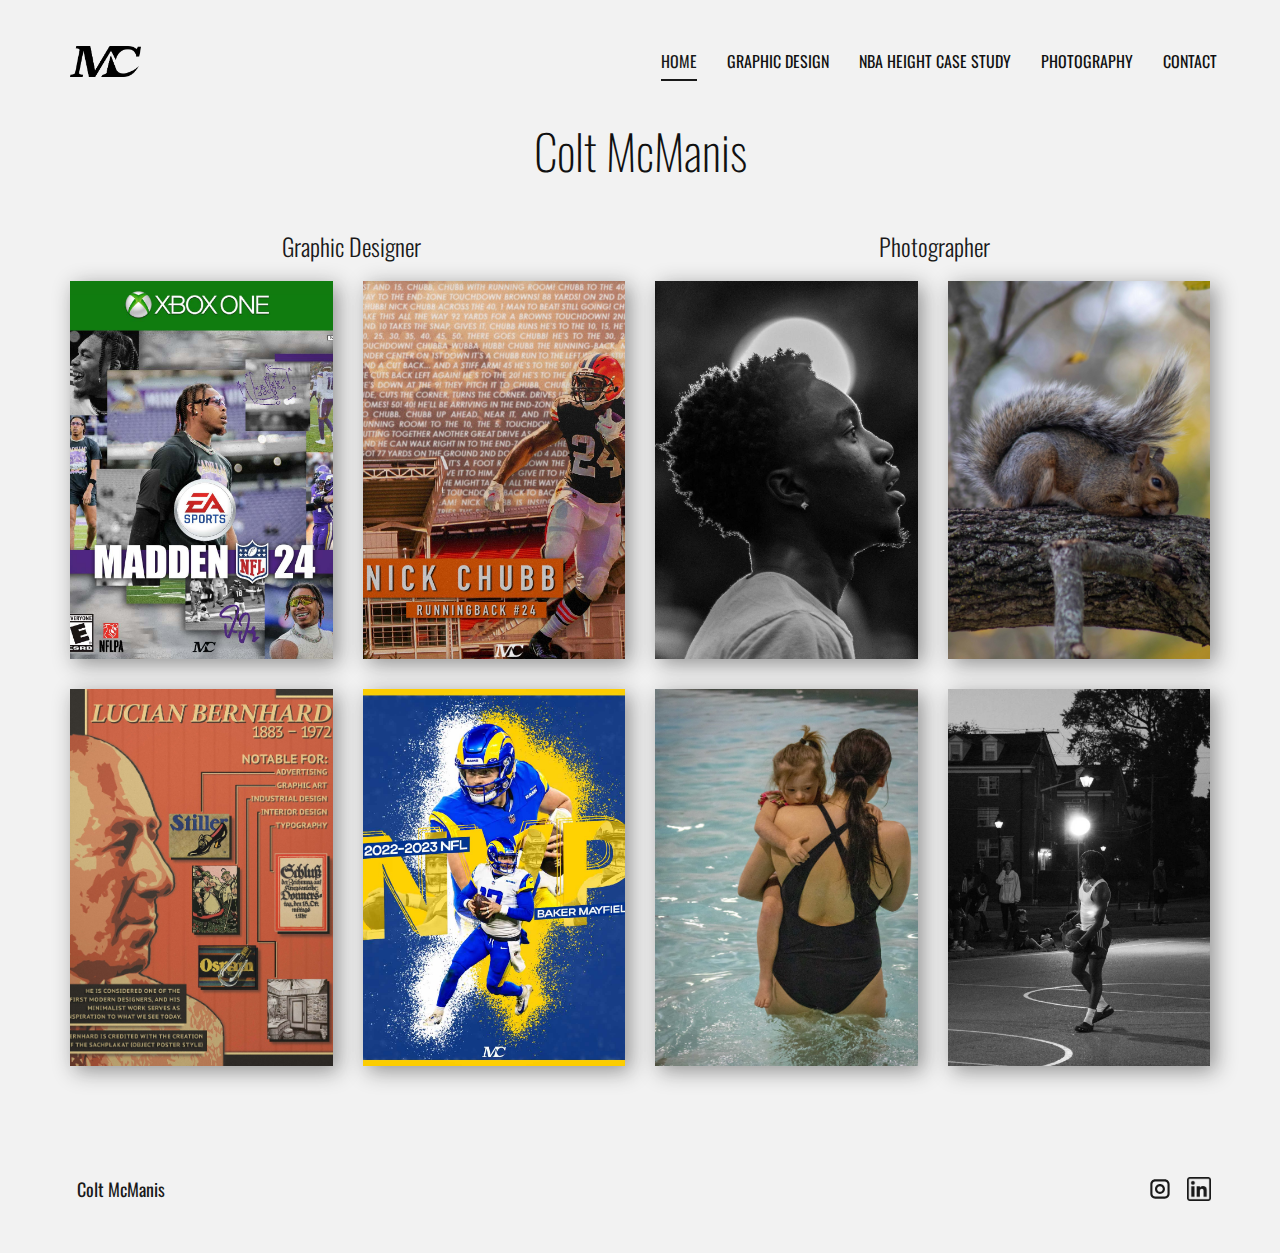
<file: index.html>
<!DOCTYPE html>
<html style="font-size: 16px;" lang="en"><head>
    <meta name="viewport" content="width=device-width, initial-scale=1.0">
    <meta charset="utf-8">
    <meta name="keywords" content="Profile, INTUITIVE">
    <meta name="description" content="">
    <title>Home</title>
    <link rel="stylesheet" href="nicepage.css" media="screen">
<link rel="stylesheet" href="Home.css" media="screen">
    <script class="u-script" type="text/javascript" src="jquery.js" defer=""></script>
    <script class="u-script" type="text/javascript" src="nicepage.js" defer=""></script>
    <meta name="generator" content="Nicepage 5.4.4, nicepage.com">
    <link id="u-theme-google-font" rel="stylesheet" href="https://fonts.googleapis.com/css?family=Roboto:100,100i,300,300i,400,400i,500,500i,700,700i,900,900i|Open+Sans:300,300i,400,400i,500,500i,600,600i,700,700i,800,800i">
    <link id="u-page-google-font" rel="stylesheet" href="https://fonts.googleapis.com/css?family=Oswald:200,300,400,500,600,700">
    
    
    <script type="application/ld+json">{
		"@context": "http://schema.org",
		"@type": "Organization",
		"name": "Site1",
		"logo": "MClogolarge.png",
		"sameAs": [
				"https://www.instagram.com/coltmcmedia",
				"https://www.linkedin.com/in/colt-mcmanis-02ba49207/"
		]
}</script>
    <meta name="theme-color" content="#478ac9">
    <meta property="og:title" content="Home">
    <meta property="og:description" content="">
    <meta property="og:type" content="website">
  <meta data-intl-tel-input-cdn-path="intlTelInput/"></head>
  <body data-home-page="Home.html" data-home-page-title="Home" class="u-body u-xl-mode" data-lang="en"><header class="u-clearfix u-grey-5 u-header u-sticky u-header" id="sec-69b4"><div class="u-clearfix u-sheet u-valign-middle-lg u-valign-middle-xl u-sheet-1">
        <nav class="u-align-right u-menu u-menu-one-level u-offcanvas u-menu-1" data-responsive-from="MD">
          <div class="menu-collapse u-custom-font u-font-oswald" style="font-size: 1rem; letter-spacing: 0px; text-transform: uppercase; font-weight: 400;">
            <a class="u-button-style u-custom-active-border-color u-custom-active-color u-custom-border u-custom-border-color u-custom-border-radius u-custom-borders u-custom-color u-custom-hover-border-color u-custom-hover-color u-custom-left-right-menu-spacing u-custom-padding-bottom u-custom-text-active-color u-custom-text-color u-custom-text-decoration u-custom-text-hover-color u-custom-text-shadow u-custom-top-bottom-menu-spacing u-nav-link u-text-active-palette-1-base u-text-hover-palette-2-base" href="#" style="">
              <svg class="u-svg-link" viewBox="0 0 24 24"><use xmlns:xlink="http://www.w3.org/1999/xlink" xlink:href="#menu-hamburger"></use></svg>
              <svg class="u-svg-content" version="1.1" id="menu-hamburger" viewBox="0 0 16 16" x="0px" y="0px" xmlns:xlink="http://www.w3.org/1999/xlink" xmlns="http://www.w3.org/2000/svg"><g><rect y="1" width="16" height="2"></rect><rect y="7" width="16" height="2"></rect><rect y="13" width="16" height="2"></rect>
</g></svg>
            </a>
          </div>
          <div class="u-custom-menu u-nav-container">
            <ul class="u-custom-font u-font-oswald u-nav u-spacing-30 u-unstyled u-nav-1"><li class="u-nav-item"><a class="u-border-2 u-border-active-grey-90 u-border-hover-palette-1-light-1 u-border-no-left u-border-no-right u-border-no-top u-button-style u-nav-link u-text-active-grey-90 u-text-hover-palette-1-light-1" href="Home.html" style="padding: 10px 0px;">Home</a>
</li><li class="u-nav-item"><a class="u-border-2 u-border-active-grey-90 u-border-hover-palette-1-light-1 u-border-no-left u-border-no-right u-border-no-top u-button-style u-nav-link u-text-active-grey-90 u-text-hover-palette-1-light-1" href="Graphic-Design.html" style="padding: 10px 0px;">Graphic Design</a>
</li><li class="u-nav-item"><a class="u-border-2 u-border-active-grey-90 u-border-hover-palette-1-light-1 u-border-no-left u-border-no-right u-border-no-top u-button-style u-nav-link u-text-active-grey-90 u-text-hover-palette-1-light-1" href="https://coltmcmanis.github.io/NBAHeightCaseStudy/" target="_blank" style="padding: 10px 0px;">NBA Height Case Study</a>
</li><li class="u-nav-item"><a class="u-border-2 u-border-active-grey-90 u-border-hover-palette-1-light-1 u-border-no-left u-border-no-right u-border-no-top u-button-style u-nav-link u-text-active-grey-90 u-text-hover-palette-1-light-1" href="Photography.html" style="padding: 10px 0px;">Photography</a>
</li><li class="u-nav-item"><a class="u-border-2 u-border-active-grey-90 u-border-hover-palette-1-light-1 u-border-no-left u-border-no-right u-border-no-top u-button-style u-nav-link u-text-active-grey-90 u-text-hover-palette-1-light-1" href="Contact.html" style="padding: 10px 0px;">Contact</a>
</li></ul>
          </div>
          <div class="u-custom-menu u-nav-container-collapse">
            <div class="u-black u-container-style u-inner-container-layout u-opacity u-opacity-95 u-sidenav">
              <div class="u-inner-container-layout u-sidenav-overflow">
                <div class="u-menu-close"></div>
                <ul class="u-align-center u-nav u-popupmenu-items u-unstyled u-nav-2"><li class="u-nav-item"><a class="u-button-style u-nav-link" href="Home.html">Home</a>
</li><li class="u-nav-item"><a class="u-button-style u-nav-link" href="Graphic-Design.html">Graphic Design</a>
</li><li class="u-nav-item"><a class="u-button-style u-nav-link" href="https://coltmcmanis.github.io/NBAHeightCaseStudy/" target="_blank">NBA Height Case Study</a>
</li><li class="u-nav-item"><a class="u-button-style u-nav-link" href="Photography.html">Photography</a>
</li><li class="u-nav-item"><a class="u-button-style u-nav-link" href="Contact.html">Contact</a>
</li></ul>
              </div>
            </div>
            <div class="u-black u-menu-overlay u-opacity u-opacity-70"></div>
          </div>
        </nav>
        <a href="Home.html" class="u-image u-logo u-image-1" data-image-width="7784" data-image-height="3362" title="Home">
          <img src="MClogolarge.png" class="u-logo-image u-logo-image-1">
        </a>
      </div></header>
    <section class="u-align-center-lg u-align-center-md u-align-center-xl u-align-left-sm u-align-left-xs u-clearfix u-grey-5 u-section-1" id="carousel_1972">
      <div class="u-clearfix u-sheet u-valign-top-lg u-valign-top-xl u-sheet-1">
        <h1 class="u-text u-text-default u-title u-text-1">Colt McManis</h1>
        <p class="u-hover-feature u-large-text u-text u-text-variant u-text-2">
          <a class="u-active-none u-border-none u-btn u-button-link u-button-style u-custom-font u-font-oswald u-hover-none u-none u-text-grey-90 u-btn-1" href="Graphic-Design.html">Graphic Designer</a>
        </p>
        <p class="u-hover-feature u-large-text u-text u-text-variant u-text-3">
          <a class="u-btn u-button-link u-button-style u-custom-font u-font-oswald u-hover-feature u-none u-text-grey-90 u-btn-2" href="Photography.html">Photographer</a>
        </p>
        <div class="u-expanded-width u-list u-list-1">
          <div class="u-repeater u-repeater-1"></div>
        </div>
        <div class="u-expanded-width-lg u-expanded-width-xl u-expanded-width-xs u-gallery u-layout-grid u-lightbox u-no-transition u-show-text-none u-gallery-1">
          <div class="u-gallery-inner u-gallery-inner-1">
            <div class="u-effect-hover-zoom u-gallery-item u-shape-rectangle u-gallery-item-1" data-image-width="1080" data-image-height="1350">
              <div class="u-back-slide u-back-slide-1" data-image-width="1080" data-image-height="1350">
                <img class="u-back-image u-expanded u-back-image-1" src="MaddenCover14.jpg">
              </div>
              <div class="u-over-slide u-shading u-over-slide-1">
                <h3 class="u-gallery-heading"></h3>
                <p class="u-gallery-text"></p>
              </div>
            </div>
            <div class="u-effect-hover-zoom u-gallery-item u-shape-rectangle u-gallery-item-2" data-animation-name="" data-animation-duration="0" data-animation-delay="0" data-animation-direction="">
              <div class="u-back-slide u-back-slide-2" data-image-width="1080" data-image-height="1350">
                <img class="u-back-image u-expanded u-back-image-2" src="Chubbintheclouds04.jpg" data-image-width="1080" data-image-height="1350">
              </div>
              <div class="u-over-slide u-shading u-over-slide-2">
                <h3 class="u-gallery-heading"></h3>
                <p class="u-gallery-text"></p>
              </div>
            </div>
            <div class="u-effect-hover-zoom u-gallery-item u-shape-rectangle u-gallery-item-3" data-image-width="1080" data-image-height="1350">
              <div class="u-back-slide u-back-slide-3" data-image-width="6000" data-image-height="4000">
                <img class="u-back-image u-expanded u-back-image-3" src="IMG_2191.jpg">
              </div>
              <div class="u-over-slide u-shading u-over-slide-3">
                <h3 class="u-gallery-heading"></h3>
                <p class="u-gallery-text"></p>
              </div>
            </div>
            <div class="u-effect-hover-zoom u-gallery-item u-shape-rectangle u-gallery-item-4" data-image-width="1080" data-image-height="1350">
              <div class="u-back-slide u-back-slide-4" data-image-width="4000" data-image-height="6000">
                <img class="u-back-image u-expanded u-back-image-4" src="IMG_2904.jpg">
              </div>
              <div class="u-over-slide u-shading u-over-slide-4">
                <h3 class="u-gallery-heading"></h3>
                <p class="u-gallery-text"></p>
              </div>
            </div>
            <div class="u-effect-hover-zoom u-gallery-item u-shape-rectangle u-gallery-item-5" data-image-width="1080" data-image-height="1350">
              <div class="u-back-slide u-back-slide-5" data-image-width="2550" data-image-height="3300">
                <img class="u-back-image u-expanded u-back-image-5" src="Bernhard_12_Filtered.jpg">
              </div>
              <div class="u-over-slide u-shading u-over-slide-5">
                <h3 class="u-gallery-heading"></h3>
                <p class="u-gallery-text"></p>
              </div>
            </div>
            <div class="u-effect-hover-zoom u-gallery-item u-shape-rectangle u-gallery-item-6" data-image-width="1080" data-image-height="1350">
              <div class="u-back-slide u-back-slide-6">
                <img class="u-back-image u-expanded u-back-image-6" src="BakerNVP_09.jpg">
              </div>
              <div class="u-over-slide u-shading u-over-slide-6">
                <h3 class="u-gallery-heading"></h3>
                <p class="u-gallery-text"></p>
              </div>
            </div>
            <div class="u-effect-hover-zoom u-gallery-item u-shape-rectangle u-gallery-item-7" data-image-width="1080" data-image-height="1350">
              <div class="u-back-slide u-back-slide-7" data-image-width="2400" data-image-height="3600">
                <img class="u-back-image u-expanded u-back-image-7" src="IMG_3185.jpeg">
              </div>
              <div class="u-over-slide u-shading u-over-slide-7">
                <h3 class="u-gallery-heading"></h3>
                <p class="u-gallery-text"></p>
              </div>
            </div>
            <div class="u-effect-hover-zoom u-gallery-item u-shape-rectangle u-gallery-item-8" data-image-width="1080" data-image-height="1350">
              <div class="u-back-slide u-back-slide-8" data-image-width="6000" data-image-height="4000">
                <img class="u-back-image u-expanded u-back-image-8" src="IMG_0586.jpg">
              </div>
              <div class="u-over-slide u-shading u-over-slide-8">
                <h3 class="u-gallery-heading"></h3>
                <p class="u-gallery-text"></p>
              </div>
            </div>
          </div>
        </div>
      </div>
      
      
      
    </section>
    
    
    <footer class="u-align-center u-clearfix u-container-align-left-md u-container-align-left-sm u-footer u-grey-5 u-footer" id="sec-d932"><div class="u-clearfix u-sheet u-sheet-1">
        <div class="u-social-icons u-spacing-15 u-social-icons-1">
          <a class="u-social-url" title="instagram" target="_blank" href="https://www.instagram.com/coltmcmedia"><span class="u-icon u-icon-circle u-social-icon u-social-instagram u-text-grey-90 u-icon-1"><svg class="u-svg-link" preserveAspectRatio="xMidYMin slice" viewBox="0 0 112 112" style=""><use xmlns:xlink="http://www.w3.org/1999/xlink" xlink:href="#svg-ea73"></use></svg><svg class="u-svg-content" viewBox="0 0 112 112" x="0" y="0" id="svg-ea73"><path fill="currentColor" d="M55.9,32.9c-12.8,0-23.2,10.4-23.2,23.2s10.4,23.2,23.2,23.2s23.2-10.4,23.2-23.2S68.7,32.9,55.9,32.9z
	 M55.9,69.4c-7.4,0-13.3-6-13.3-13.3c-0.1-7.4,6-13.3,13.3-13.3s13.3,6,13.3,13.3C69.3,63.5,63.3,69.4,55.9,69.4z"></path><path fill="#FFFFFF" d="M79.7,26.8c-3,0-5.4,2.5-5.4,5.4s2.5,5.4,5.4,5.4c3,0,5.4-2.5,5.4-5.4S82.7,26.8,79.7,26.8z"></path><path fill="currentColor" d="M78.2,11H33.5C21,11,10.8,21.3,10.8,33.7v44.7c0,12.6,10.2,22.8,22.7,22.8h44.7c12.6,0,22.7-10.2,22.7-22.7
	V33.7C100.8,21.1,90.6,11,78.2,11z M91,78.4c0,7.1-5.8,12.8-12.8,12.8H33.5c-7.1,0-12.8-5.8-12.8-12.8V33.7
	c0-7.1,5.8-12.8,12.8-12.8h44.7c7.1,0,12.8,5.8,12.8,12.8V78.4z"></path></svg></span>
          </a>
          <a class="u-social-url" target="_blank" data-type="Custom" title="LinkedIn" href="https://www.linkedin.com/in/colt-mcmanis-02ba49207/"><span class="u-file-icon u-icon u-social-custom u-social-icon u-text-grey-90 u-icon-2"><img src="1384088-884c624f.png" alt=""></span>
          </a>
        </div>
        <p class="u-align-left-md u-align-left-sm u-align-left-xs u-custom-font u-font-oswald u-small-text u-text u-text-grey-90 u-text-variant u-text-1">Colt McManis</p>
      </div></footer>
   
</body></html>
</file>
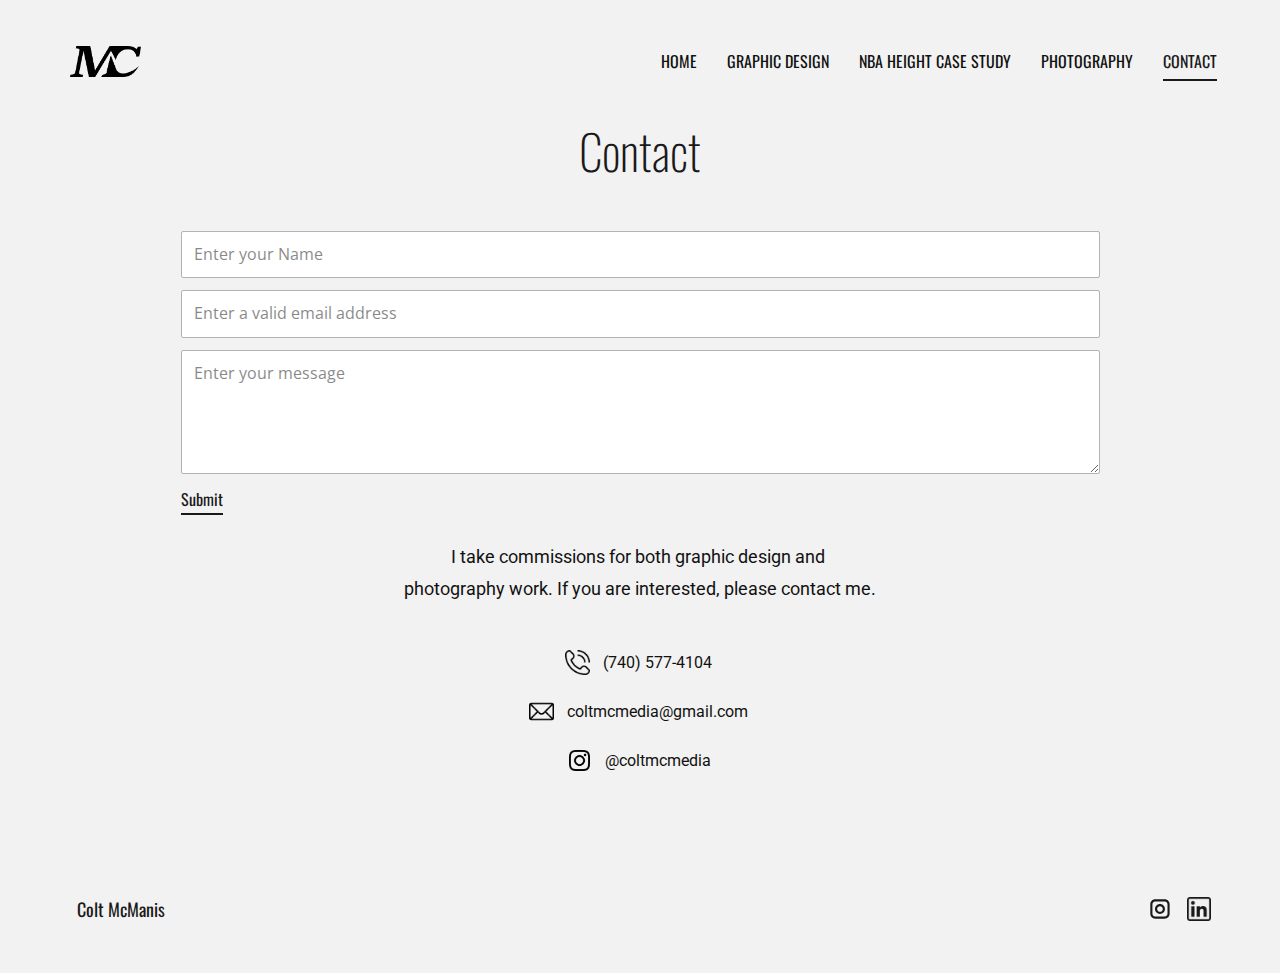
<file: Contact.html>
<!DOCTYPE html>
<html style="font-size: 16px;" lang="en"><head>
    <meta name="viewport" content="width=device-width, initial-scale=1.0">
    <meta charset="utf-8">
    <meta name="keywords" content="">
    <meta name="description" content="">
    <title>Contact</title>
    <link rel="stylesheet" href="nicepage.css" media="screen">
<link rel="stylesheet" href="Contact.css" media="screen">
    <script class="u-script" type="text/javascript" src="jquery.js" defer=""></script>
    <script class="u-script" type="text/javascript" src="nicepage.js" defer=""></script>
    <meta name="generator" content="Nicepage 5.4.4, nicepage.com">
    <meta name="referrer" content="origin">
    <link id="u-theme-google-font" rel="stylesheet" href="https://fonts.googleapis.com/css?family=Roboto:100,100i,300,300i,400,400i,500,500i,700,700i,900,900i|Open+Sans:300,300i,400,400i,500,500i,600,600i,700,700i,800,800i">
    <link id="u-page-google-font" rel="stylesheet" href="https://fonts.googleapis.com/css?family=Oswald:200,300,400,500,600,700">
    
    
    <script type="application/ld+json">{
		"@context": "http://schema.org",
		"@type": "Organization",
		"name": "Site1",
		"logo": "MClogolarge.png",
		"sameAs": [
				"https://www.instagram.com/coltmcmedia",
				"https://www.linkedin.com/in/colt-mcmanis-02ba49207/"
		]
}</script>
    <meta name="theme-color" content="#478ac9">
    <meta property="og:title" content="Contact">
    <meta property="og:description" content="">
    <meta property="og:type" content="website">
  <meta data-intl-tel-input-cdn-path="intlTelInput/"></head>
  <body class="u-body u-palette-1-base u-xl-mode" data-lang="en"><header class="u-clearfix u-grey-5 u-header u-sticky u-header" id="sec-69b4"><div class="u-clearfix u-sheet u-valign-middle-lg u-valign-middle-xl u-sheet-1">
        <nav class="u-align-right u-menu u-menu-one-level u-offcanvas u-menu-1" data-responsive-from="MD">
          <div class="menu-collapse u-custom-font u-font-oswald" style="font-size: 1rem; letter-spacing: 0px; text-transform: uppercase; font-weight: 400;">
            <a class="u-button-style u-custom-active-border-color u-custom-active-color u-custom-border u-custom-border-color u-custom-border-radius u-custom-borders u-custom-color u-custom-hover-border-color u-custom-hover-color u-custom-left-right-menu-spacing u-custom-padding-bottom u-custom-text-active-color u-custom-text-color u-custom-text-decoration u-custom-text-hover-color u-custom-text-shadow u-custom-top-bottom-menu-spacing u-nav-link u-text-active-palette-1-base u-text-hover-palette-2-base" href="#" style="">
              <svg class="u-svg-link" viewBox="0 0 24 24"><use xmlns:xlink="http://www.w3.org/1999/xlink" xlink:href="#menu-hamburger"></use></svg>
              <svg class="u-svg-content" version="1.1" id="menu-hamburger" viewBox="0 0 16 16" x="0px" y="0px" xmlns:xlink="http://www.w3.org/1999/xlink" xmlns="http://www.w3.org/2000/svg"><g><rect y="1" width="16" height="2"></rect><rect y="7" width="16" height="2"></rect><rect y="13" width="16" height="2"></rect>
</g></svg>
            </a>
          </div>
          <div class="u-custom-menu u-nav-container">
            <ul class="u-custom-font u-font-oswald u-nav u-spacing-30 u-unstyled u-nav-1"><li class="u-nav-item"><a class="u-border-2 u-border-active-grey-90 u-border-hover-palette-1-light-1 u-border-no-left u-border-no-right u-border-no-top u-button-style u-nav-link u-text-active-grey-90 u-text-hover-palette-1-light-1" href="Home.html" style="padding: 10px 0px;">Home</a>
</li><li class="u-nav-item"><a class="u-border-2 u-border-active-grey-90 u-border-hover-palette-1-light-1 u-border-no-left u-border-no-right u-border-no-top u-button-style u-nav-link u-text-active-grey-90 u-text-hover-palette-1-light-1" href="Graphic-Design.html" style="padding: 10px 0px;">Graphic Design</a>
</li><li class="u-nav-item"><a class="u-border-2 u-border-active-grey-90 u-border-hover-palette-1-light-1 u-border-no-left u-border-no-right u-border-no-top u-button-style u-nav-link u-text-active-grey-90 u-text-hover-palette-1-light-1" href="https://coltmcmanis.github.io/NBAHeightCaseStudy/" target="_blank" style="padding: 10px 0px;">NBA Height Case Study</a>
</li><li class="u-nav-item"><a class="u-border-2 u-border-active-grey-90 u-border-hover-palette-1-light-1 u-border-no-left u-border-no-right u-border-no-top u-button-style u-nav-link u-text-active-grey-90 u-text-hover-palette-1-light-1" href="Photography.html" style="padding: 10px 0px;">Photography</a>
</li><li class="u-nav-item"><a class="u-border-2 u-border-active-grey-90 u-border-hover-palette-1-light-1 u-border-no-left u-border-no-right u-border-no-top u-button-style u-nav-link u-text-active-grey-90 u-text-hover-palette-1-light-1" href="Contact.html" style="padding: 10px 0px;">Contact</a>
</li></ul>
          </div>
          <div class="u-custom-menu u-nav-container-collapse">
            <div class="u-black u-container-style u-inner-container-layout u-opacity u-opacity-95 u-sidenav">
              <div class="u-inner-container-layout u-sidenav-overflow">
                <div class="u-menu-close"></div>
                <ul class="u-align-center u-nav u-popupmenu-items u-unstyled u-nav-2"><li class="u-nav-item"><a class="u-button-style u-nav-link" href="Home.html">Home</a>
</li><li class="u-nav-item"><a class="u-button-style u-nav-link" href="Graphic-Design.html">Graphic Design</a>
</li><li class="u-nav-item"><a class="u-button-style u-nav-link" href="https://coltmcmanis.github.io/NBAHeightCaseStudy/" target="_blank">NBA Height Case Study</a>
</li><li class="u-nav-item"><a class="u-button-style u-nav-link" href="Photography.html">Photography</a>
</li><li class="u-nav-item"><a class="u-button-style u-nav-link" href="Contact.html">Contact</a>
</li></ul>
              </div>
            </div>
            <div class="u-black u-menu-overlay u-opacity u-opacity-70"></div>
          </div>
        </nav>
        <a href="Home.html" class="u-image u-logo u-image-1" data-image-width="7784" data-image-height="3362" title="Home">
          <img src="MClogolarge.png" class="u-logo-image u-logo-image-1">
        </a>
      </div></header>
    <section class="u-clearfix u-grey-5 u-section-1" id="sec-3fe0">
      <div class="u-clearfix u-sheet u-sheet-1">
        <h2 class="u-text u-text-default u-text-grey-90 u-text-1">Contact</h2>
        <div class="u-expanded-width-xs u-form u-form-1">
          <form action="https://forms.nicepagesrv.com/v2/form/process" class="u-clearfix u-form-spacing-12 u-form-vertical u-inner-form" style="padding: 0px;" source="email" name="form">
            <div class="u-form-group u-form-name u-label-none">
              <label for="name-3b9a" class="u-label">Name</label>
              <input type="text" placeholder="Enter your Name" id="name-3b9a" name="name" class="u-border-1 u-border-grey-30 u-input u-input-rectangle u-radius-2 u-white" required="">
            </div>
            <div class="u-form-email u-form-group u-label-none">
              <label for="email-3b9a" class="u-label">Email</label>
              <input type="email" placeholder="Enter a valid email address" id="email-3b9a" name="email" class="u-border-1 u-border-grey-30 u-input u-input-rectangle u-radius-2 u-white" required="">
            </div>
            <div class="u-form-group u-form-message u-label-none">
              <label for="message-3b9a" class="u-label">Message</label>
              <textarea placeholder="Enter your message" rows="4" cols="50" id="message-3b9a" name="message" class="u-border-1 u-border-grey-30 u-input u-input-rectangle u-radius-2 u-white" required=""></textarea>
            </div>
            <div class="u-align-left u-form-group u-form-submit u-label-none">
              <a href="#" class="u-active-none u-border-2 u-border-grey-90 u-border-no-left u-border-no-right u-border-no-top u-btn u-btn-submit u-button-style u-custom-font u-font-oswald u-hover-none u-none u-text-grey-90 u-text-hover-palette-1-light-1 u-btn-1">Submit</a>
              <input type="submit" value="submit" class="u-form-control-hidden">
            </div>
            <div class="u-form-send-message u-form-send-success"> Thank you! Your message has been sent. </div>
            <div class="u-form-send-error u-form-send-message">Unable to send your message. Please refresh and try again.</div>
            <input type="hidden" value="" name="recaptchaResponse">
            <input type="hidden" name="formServices" value="a967f9746b91e48fa3e8b9aa7a016339">
          </form>
        </div>
        <p class="u-align-center u-text u-text-default u-text-2">I take commissions for both graphic design and&nbsp;<br>photography work.&nbsp;If you are interested, please contact me.
        </p><span class="u-file-icon u-icon u-icon-1"><img src="552851.png" alt=""></span>
        <p class="u-align-center-lg u-align-center-md u-align-center-sm u-align-center-xs u-text u-text-3">(740) 577-4104</p><span class="u-file-icon u-icon u-icon-2"><img src="646094.png" alt=""></span>
        <p class="u-align-center-lg u-align-center-md u-align-center-sm u-align-center-xs u-text u-text-4">coltmcmedia@gmail.com</p><span class="u-file-icon u-icon u-icon-rectangle u-icon-3"><img src="2111491.png" alt=""></span>
        <p class="u-align-center-lg u-align-center-md u-align-center-sm u-align-center-xs u-text u-text-5">@coltmcmedia</p>
      </div>
    </section>
    
    
    <footer class="u-align-center u-clearfix u-container-align-left-md u-container-align-left-sm u-footer u-grey-5 u-footer" id="sec-d932"><div class="u-clearfix u-sheet u-sheet-1">
        <div class="u-social-icons u-spacing-15 u-social-icons-1">
          <a class="u-social-url" title="instagram" target="_blank" href="https://www.instagram.com/coltmcmedia"><span class="u-icon u-icon-circle u-social-icon u-social-instagram u-text-grey-90 u-icon-1"><svg class="u-svg-link" preserveAspectRatio="xMidYMin slice" viewBox="0 0 112 112" style=""><use xmlns:xlink="http://www.w3.org/1999/xlink" xlink:href="#svg-ea73"></use></svg><svg class="u-svg-content" viewBox="0 0 112 112" x="0" y="0" id="svg-ea73"><path fill="currentColor" d="M55.9,32.9c-12.8,0-23.2,10.4-23.2,23.2s10.4,23.2,23.2,23.2s23.2-10.4,23.2-23.2S68.7,32.9,55.9,32.9z
	 M55.9,69.4c-7.4,0-13.3-6-13.3-13.3c-0.1-7.4,6-13.3,13.3-13.3s13.3,6,13.3,13.3C69.3,63.5,63.3,69.4,55.9,69.4z"></path><path fill="#FFFFFF" d="M79.7,26.8c-3,0-5.4,2.5-5.4,5.4s2.5,5.4,5.4,5.4c3,0,5.4-2.5,5.4-5.4S82.7,26.8,79.7,26.8z"></path><path fill="currentColor" d="M78.2,11H33.5C21,11,10.8,21.3,10.8,33.7v44.7c0,12.6,10.2,22.8,22.7,22.8h44.7c12.6,0,22.7-10.2,22.7-22.7
	V33.7C100.8,21.1,90.6,11,78.2,11z M91,78.4c0,7.1-5.8,12.8-12.8,12.8H33.5c-7.1,0-12.8-5.8-12.8-12.8V33.7
	c0-7.1,5.8-12.8,12.8-12.8h44.7c7.1,0,12.8,5.8,12.8,12.8V78.4z"></path></svg></span>
          </a>
          <a class="u-social-url" target="_blank" data-type="Custom" title="LinkedIn" href="https://www.linkedin.com/in/colt-mcmanis-02ba49207/"><span class="u-file-icon u-icon u-social-custom u-social-icon u-text-grey-90 u-icon-2"><img src="1384088-884c624f.png" alt=""></span>
          </a>
        </div>
        <p class="u-align-left-md u-align-left-sm u-align-left-xs u-custom-font u-font-oswald u-small-text u-text u-text-grey-90 u-text-variant u-text-1">Colt McManis</p>
      </div></footer>
</body></html>
</file>
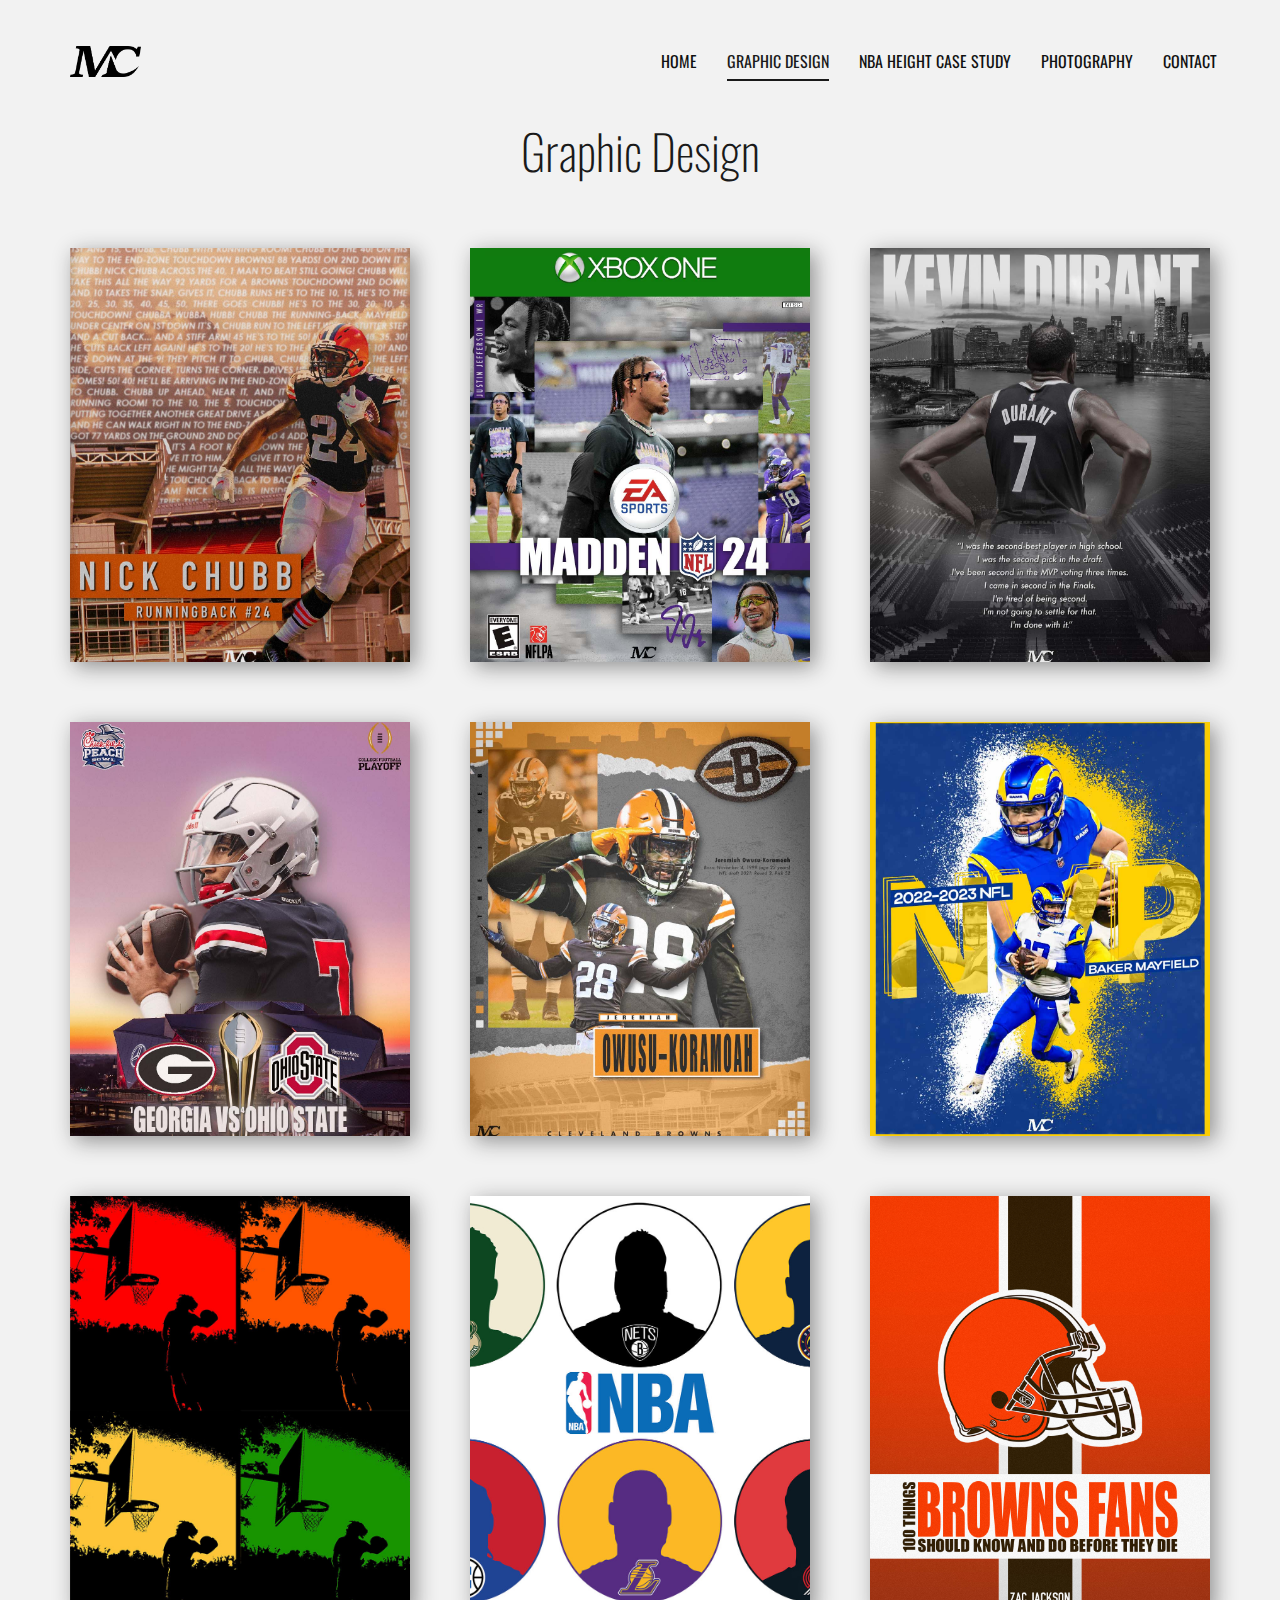
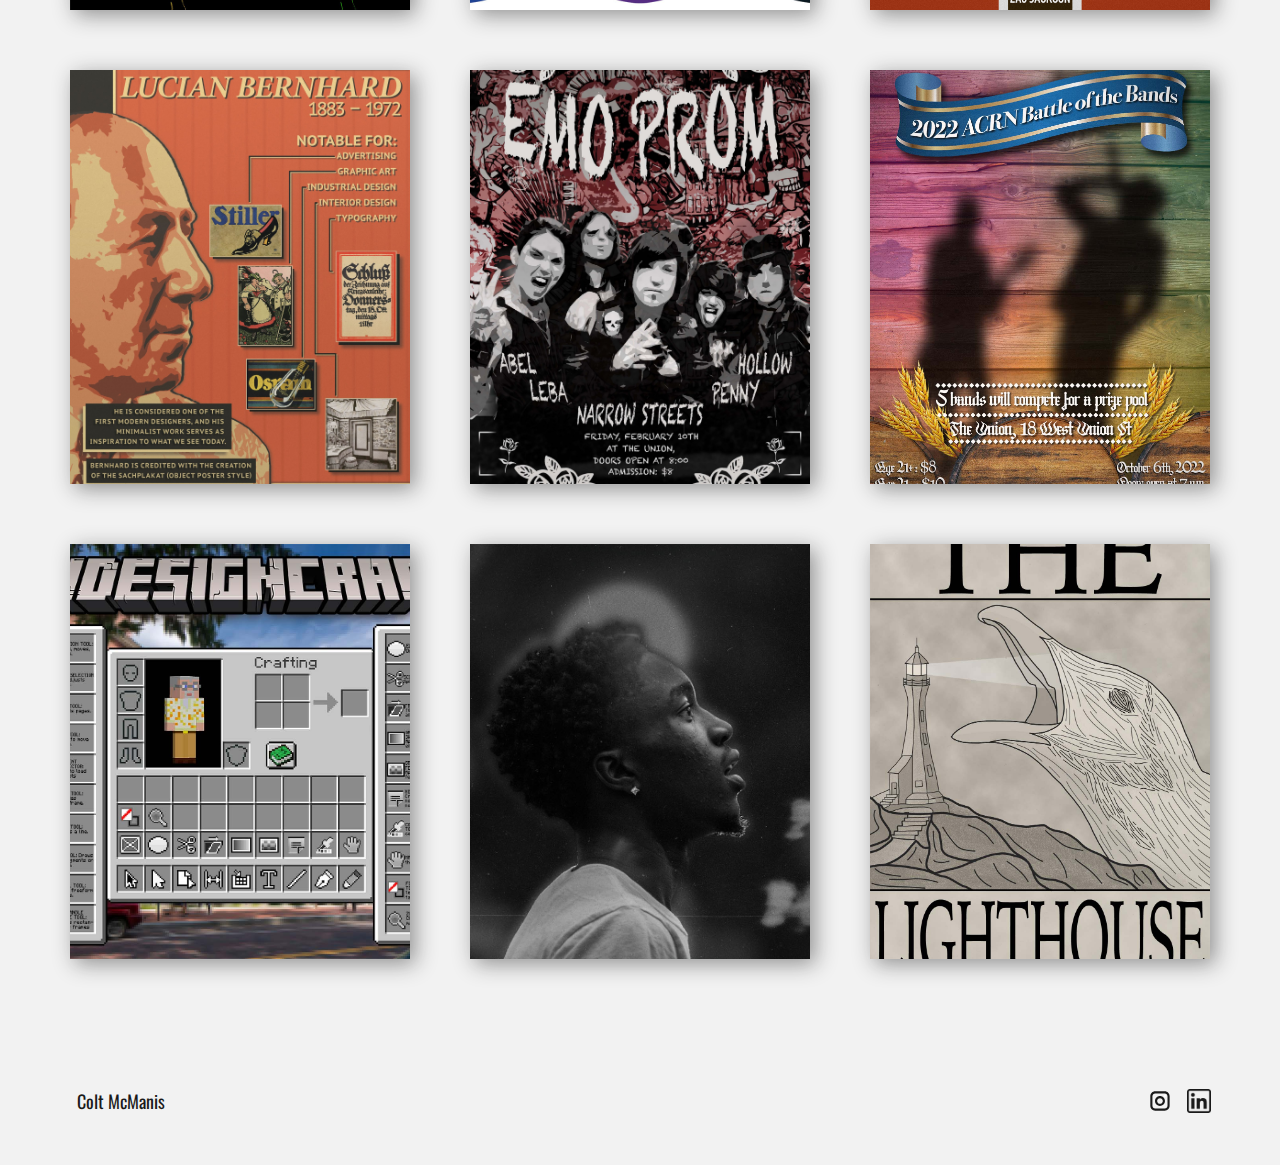
<file: Graphic-Design.html>
<!DOCTYPE html>
<html style="font-size: 16px;" lang="en"><head>
    <meta name="viewport" content="width=device-width, initial-scale=1.0">
    <meta charset="utf-8">
    <meta name="keywords" content="">
    <meta name="description" content="">
    <title>Graphic Design</title>
    <link rel="stylesheet" href="nicepage.css" media="screen">
<link rel="stylesheet" href="Graphic-Design.css" media="screen">
    <script class="u-script" type="text/javascript" src="jquery.js" defer=""></script>
    <script class="u-script" type="text/javascript" src="nicepage.js" defer=""></script>
    <meta name="generator" content="Nicepage 5.4.4, nicepage.com">
    <link id="u-theme-google-font" rel="stylesheet" href="https://fonts.googleapis.com/css?family=Roboto:100,100i,300,300i,400,400i,500,500i,700,700i,900,900i|Open+Sans:300,300i,400,400i,500,500i,600,600i,700,700i,800,800i">
    <link id="u-page-google-font" rel="stylesheet" href="https://fonts.googleapis.com/css?family=Oswald:200,300,400,500,600,700">
    
    
    <script type="application/ld+json">{
		"@context": "http://schema.org",
		"@type": "Organization",
		"name": "Site1",
		"logo": "MClogolarge.png",
		"sameAs": [
				"https://www.instagram.com/coltmcmedia",
				"https://www.linkedin.com/in/colt-mcmanis-02ba49207/"
		]
}</script>
    <meta name="theme-color" content="#478ac9">
    <meta property="og:title" content="Graphic Design">
    <meta property="og:description" content="">
    <meta property="og:type" content="website">
  <meta data-intl-tel-input-cdn-path="intlTelInput/"></head>
  <body class="u-body u-grey-5 u-xl-mode" data-lang="en"><header class="u-clearfix u-grey-5 u-header u-sticky u-header" id="sec-69b4"><div class="u-clearfix u-sheet u-valign-middle-lg u-valign-middle-xl u-sheet-1">
        <nav class="u-align-right u-menu u-menu-one-level u-offcanvas u-menu-1" data-responsive-from="MD">
          <div class="menu-collapse u-custom-font u-font-oswald" style="font-size: 1rem; letter-spacing: 0px; text-transform: uppercase; font-weight: 400;">
            <a class="u-button-style u-custom-active-border-color u-custom-active-color u-custom-border u-custom-border-color u-custom-border-radius u-custom-borders u-custom-color u-custom-hover-border-color u-custom-hover-color u-custom-left-right-menu-spacing u-custom-padding-bottom u-custom-text-active-color u-custom-text-color u-custom-text-decoration u-custom-text-hover-color u-custom-text-shadow u-custom-top-bottom-menu-spacing u-nav-link u-text-active-palette-1-base u-text-hover-palette-2-base" href="#" style="">
              <svg class="u-svg-link" viewBox="0 0 24 24"><use xmlns:xlink="http://www.w3.org/1999/xlink" xlink:href="#menu-hamburger"></use></svg>
              <svg class="u-svg-content" version="1.1" id="menu-hamburger" viewBox="0 0 16 16" x="0px" y="0px" xmlns:xlink="http://www.w3.org/1999/xlink" xmlns="http://www.w3.org/2000/svg"><g><rect y="1" width="16" height="2"></rect><rect y="7" width="16" height="2"></rect><rect y="13" width="16" height="2"></rect>
</g></svg>
            </a>
          </div>
          <div class="u-custom-menu u-nav-container">
            <ul class="u-custom-font u-font-oswald u-nav u-spacing-30 u-unstyled u-nav-1"><li class="u-nav-item"><a class="u-border-2 u-border-active-grey-90 u-border-hover-palette-1-light-1 u-border-no-left u-border-no-right u-border-no-top u-button-style u-nav-link u-text-active-grey-90 u-text-hover-palette-1-light-1" href="Home.html" style="padding: 10px 0px;">Home</a>
</li><li class="u-nav-item"><a class="u-border-2 u-border-active-grey-90 u-border-hover-palette-1-light-1 u-border-no-left u-border-no-right u-border-no-top u-button-style u-nav-link u-text-active-grey-90 u-text-hover-palette-1-light-1" href="Graphic-Design.html" style="padding: 10px 0px;">Graphic Design</a>
</li><li class="u-nav-item"><a class="u-border-2 u-border-active-grey-90 u-border-hover-palette-1-light-1 u-border-no-left u-border-no-right u-border-no-top u-button-style u-nav-link u-text-active-grey-90 u-text-hover-palette-1-light-1" href="https://coltmcmanis.github.io/NBAHeightCaseStudy/" target="_blank" style="padding: 10px 0px;">NBA Height Case Study</a>
</li><li class="u-nav-item"><a class="u-border-2 u-border-active-grey-90 u-border-hover-palette-1-light-1 u-border-no-left u-border-no-right u-border-no-top u-button-style u-nav-link u-text-active-grey-90 u-text-hover-palette-1-light-1" href="Photography.html" style="padding: 10px 0px;">Photography</a>
</li><li class="u-nav-item"><a class="u-border-2 u-border-active-grey-90 u-border-hover-palette-1-light-1 u-border-no-left u-border-no-right u-border-no-top u-button-style u-nav-link u-text-active-grey-90 u-text-hover-palette-1-light-1" href="Contact.html" style="padding: 10px 0px;">Contact</a>
</li></ul>
          </div>
          <div class="u-custom-menu u-nav-container-collapse">
            <div class="u-black u-container-style u-inner-container-layout u-opacity u-opacity-95 u-sidenav">
              <div class="u-inner-container-layout u-sidenav-overflow">
                <div class="u-menu-close"></div>
                <ul class="u-align-center u-nav u-popupmenu-items u-unstyled u-nav-2"><li class="u-nav-item"><a class="u-button-style u-nav-link" href="Home.html">Home</a>
</li><li class="u-nav-item"><a class="u-button-style u-nav-link" href="Graphic-Design.html">Graphic Design</a>
</li><li class="u-nav-item"><a class="u-button-style u-nav-link" href="https://coltmcmanis.github.io/NBAHeightCaseStudy/" target="_blank">NBA Height Case Study</a>
</li><li class="u-nav-item"><a class="u-button-style u-nav-link" href="Photography.html">Photography</a>
</li><li class="u-nav-item"><a class="u-button-style u-nav-link" href="Contact.html">Contact</a>
</li></ul>
              </div>
            </div>
            <div class="u-black u-menu-overlay u-opacity u-opacity-70"></div>
          </div>
        </nav>
        <a href="Home.html" class="u-image u-logo u-image-1" data-image-width="7784" data-image-height="3362" title="Home">
          <img src="MClogolarge.png" class="u-logo-image u-logo-image-1">
        </a>
      </div></header>
    <section class="u-clearfix u-section-1" id="sec-ed7b">
      <div class="u-clearfix u-sheet u-sheet-1">
        <h2 class="u-align-center u-custom-font u-font-oswald u-text u-text-default u-text-1">Graphic Design</h2>
        <div class="u-expanded-width u-gallery u-layout-grid u-lightbox u-no-transition u-show-text-none u-gallery-1">
          <div class="u-gallery-inner u-gallery-inner-1">
            <div class="u-effect-hover-zoom u-gallery-item u-shape-rectangle u-gallery-item-1" data-animation-name="" data-animation-duration="0" data-animation-delay="0" data-animation-direction="">
              <div class="u-back-slide u-back-slide-1" data-image-width="1080" data-image-height="1350">
                <img class="u-back-image u-expanded" src="Chubbintheclouds04.jpg" data-image-width="1080" data-image-height="1350">
              </div>
              <div class="u-over-slide u-shading u-over-slide-1">
                <h3 class="u-gallery-heading"></h3>
                <p class="u-gallery-text"></p>
              </div>
            </div>
            <div class="u-effect-hover-zoom u-gallery-item u-shape-rectangle u-gallery-item-2" data-image-width="1080" data-image-height="1350">
              <div class="u-back-slide u-back-slide-2" data-image-width="1080" data-image-height="1350">
                <img class="u-back-image u-expanded u-back-image-2" src="MaddenCover14.jpg">
              </div>
              <div class="u-over-slide u-shading u-over-slide-2">
                <h3 class="u-gallery-heading"></h3>
                <p class="u-gallery-text"></p>
              </div>
            </div>
            <div class="u-effect-hover-zoom u-gallery-item u-shape-rectangle u-gallery-item-3" data-animation-name="" data-animation-duration="0" data-animation-delay="0" data-animation-direction="">
              <div class="u-back-slide u-back-slide-3" data-image-width="1080" data-image-height="1350">
                <img class="u-back-image u-expanded" src="KD_07.jpg" data-image-width="1080" data-image-height="1350">
              </div>
              <div class="u-over-slide u-shading u-over-slide-3">
                <h3 class="u-gallery-heading"></h3>
                <p class="u-gallery-text"></p>
              </div>
            </div>
            <div class="u-effect-hover-zoom u-gallery-item u-shape-rectangle u-gallery-item-4" data-animation-name="" data-animation-duration="0" data-animation-delay="0" data-animation-direction="">
              <div class="u-back-slide u-back-slide-4" data-image-width="1080" data-image-height="1350">
                <img class="u-back-image u-expanded" src="CFP_12.jpg" data-image-width="810" data-image-height="1080">
              </div>
              <div class="u-over-slide u-shading u-over-slide-4">
                <h3 class="u-gallery-heading"></h3>
                <p class="u-gallery-text"></p>
              </div>
            </div>
            <div class="u-effect-hover-zoom u-gallery-item u-shape-rectangle u-gallery-item-5" data-image-width="1080" data-image-height="1350">
              <div class="u-back-slide u-back-slide-5">
                <img class="u-back-image u-expanded" src="Browns2022Poster.jpg">
              </div>
              <div class="u-over-slide u-shading u-over-slide-5">
                <h3 class="u-gallery-heading"></h3>
                <p class="u-gallery-text"></p>
              </div>
            </div>
            <div class="u-effect-hover-zoom u-gallery-item u-shape-rectangle u-gallery-item-6" data-image-width="1080" data-image-height="1350">
              <div class="u-back-slide u-back-slide-6">
                <img class="u-back-image u-expanded" src="BakerNVP_09.jpg">
              </div>
              <div class="u-over-slide u-shading u-over-slide-6">
                <h3 class="u-gallery-heading"></h3>
                <p class="u-gallery-text"></p>
              </div>
            </div>
            <div class="u-effect-hover-zoom u-gallery-item u-shape-rectangle u-gallery-item-7" data-image-width="810" data-image-height="1080">
              <div class="u-back-slide u-back-slide-7">
                <img class="u-back-image u-expanded u-back-image-7" src="CompiledLinoleumdesign.jpg">
              </div>
              <div class="u-over-slide u-shading u-over-slide-7">
                <h3 class="u-gallery-heading"></h3>
                <p class="u-gallery-text"></p>
              </div>
            </div>
            <div class="u-effect-hover-zoom u-gallery-item u-shape-rectangle u-gallery-item-8" data-image-width="1080" data-image-height="1350">
              <div class="u-back-slide u-back-slide-8" data-image-width="1350" data-image-height="1043">
                <img class="u-back-image u-expanded" src="WorkingIconExercise.jpg">
              </div>
              <div class="u-over-slide u-shading u-over-slide-8">
                <h3 class="u-gallery-heading"></h3>
                <p class="u-gallery-text"></p>
              </div>
            </div>
            <div class="u-effect-hover-zoom u-gallery-item u-shape-rectangle u-gallery-item-9" data-image-width="1080" data-image-height="1350">
              <div class="u-back-slide u-back-slide-9" data-image-width="1080" data-image-height="1350">
                <img class="u-back-image u-expanded u-back-image-9" src="BookRedesign_06.jpg">
              </div>
              <div class="u-over-slide u-shading u-over-slide-9">
                <h3 class="u-gallery-heading"></h3>
                <p class="u-gallery-text"></p>
              </div>
            </div>
            <div class="u-effect-hover-zoom u-gallery-item u-shape-rectangle u-gallery-item-10" data-image-width="1080" data-image-height="1350">
              <div class="u-back-slide u-back-slide-10" data-image-width="2550" data-image-height="3300">
                <img class="u-back-image u-expanded u-back-image-10" src="Bernhard_15.jpg">
              </div>
              <div class="u-over-slide u-shading u-over-slide-10">
                <h3 class="u-gallery-heading"></h3>
                <p class="u-gallery-text"></p>
              </div>
            </div>
            <div class="u-effect-hover-zoom u-gallery-item u-shape-rectangle u-gallery-item-11" data-image-width="1080" data-image-height="1350">
              <div class="u-back-slide u-back-slide-11" data-image-width="2550" data-image-height="3300">
                <img class="u-back-image u-expanded u-back-image-11" src="EMOProm_05.jpg">
              </div>
              <div class="u-over-slide u-shading u-over-slide-11">
                <h3 class="u-gallery-heading"></h3>
                <p class="u-gallery-text"></p>
              </div>
            </div>
            <div class="u-effect-hover-zoom u-gallery-item u-shape-rectangle u-gallery-item-12" data-image-width="1080" data-image-height="1350">
              <div class="u-back-slide u-back-slide-12" data-image-width="1350" data-image-height="1747">
                <img class="u-back-image u-expanded u-back-image-12" src="BOTB_05.jpg">
              </div>
              <div class="u-over-slide u-shading u-over-slide-12">
                <h3 class="u-gallery-heading"></h3>
                <p class="u-gallery-text"></p>
              </div>
            </div>
            <div class="u-effect-hover-zoom u-gallery-item u-shape-rectangle u-gallery-item-13" data-image-width="1080" data-image-height="1350">
              <div class="u-back-slide u-back-slide-13" data-image-width="1350" data-image-height="1043">
                <img class="u-back-image u-expanded" src="INDESIGNCRAFT_WORKING.jpg">
              </div>
              <div class="u-over-slide u-shading u-over-slide-13">
                <h3 class="u-gallery-heading"></h3>
                <p class="u-gallery-text"></p>
              </div>
            </div>
            <div class="u-effect-hover-zoom u-gallery-item u-shape-rectangle u-gallery-item-14" data-image-width="1080" data-image-height="1350">
              <div class="u-back-slide u-back-slide-14" data-image-width="1350" data-image-height="900">
                <img class="u-back-image u-expanded u-back-image-14" src="SpaceFace_04.jpg">
              </div>
              <div class="u-over-slide u-shading u-over-slide-14">
                <h3 class="u-gallery-heading"></h3>
                <p class="u-gallery-text"></p>
              </div>
            </div>
            <div class="u-effect-hover-zoom u-gallery-item u-shape-rectangle u-gallery-item-15" data-image-width="1080" data-image-height="1350">
              <div class="u-back-slide u-back-slide-15" data-image-width="1080" data-image-height="1543">
                <img class="u-back-image u-expanded u-back-image-15" src="working_movieposter_mcmanis.jpg">
              </div>
              <div class="u-over-slide u-shading u-over-slide-15">
                <h3 class="u-gallery-heading"></h3>
                <p class="u-gallery-text"></p>
              </div>
            </div>
          </div>
        </div>
      </div>
    </section>
    
    
    <footer class="u-align-center u-clearfix u-container-align-left-md u-container-align-left-sm u-footer u-grey-5 u-footer" id="sec-d932"><div class="u-clearfix u-sheet u-sheet-1">
        <div class="u-social-icons u-spacing-15 u-social-icons-1">
          <a class="u-social-url" title="instagram" target="_blank" href="https://www.instagram.com/coltmcmedia"><span class="u-icon u-icon-circle u-social-icon u-social-instagram u-text-grey-90 u-icon-1"><svg class="u-svg-link" preserveAspectRatio="xMidYMin slice" viewBox="0 0 112 112" style=""><use xmlns:xlink="http://www.w3.org/1999/xlink" xlink:href="#svg-ea73"></use></svg><svg class="u-svg-content" viewBox="0 0 112 112" x="0" y="0" id="svg-ea73"><path fill="currentColor" d="M55.9,32.9c-12.8,0-23.2,10.4-23.2,23.2s10.4,23.2,23.2,23.2s23.2-10.4,23.2-23.2S68.7,32.9,55.9,32.9z
	 M55.9,69.4c-7.4,0-13.3-6-13.3-13.3c-0.1-7.4,6-13.3,13.3-13.3s13.3,6,13.3,13.3C69.3,63.5,63.3,69.4,55.9,69.4z"></path><path fill="#FFFFFF" d="M79.7,26.8c-3,0-5.4,2.5-5.4,5.4s2.5,5.4,5.4,5.4c3,0,5.4-2.5,5.4-5.4S82.7,26.8,79.7,26.8z"></path><path fill="currentColor" d="M78.2,11H33.5C21,11,10.8,21.3,10.8,33.7v44.7c0,12.6,10.2,22.8,22.7,22.8h44.7c12.6,0,22.7-10.2,22.7-22.7
	V33.7C100.8,21.1,90.6,11,78.2,11z M91,78.4c0,7.1-5.8,12.8-12.8,12.8H33.5c-7.1,0-12.8-5.8-12.8-12.8V33.7
	c0-7.1,5.8-12.8,12.8-12.8h44.7c7.1,0,12.8,5.8,12.8,12.8V78.4z"></path></svg></span>
          </a>
          <a class="u-social-url" target="_blank" data-type="Custom" title="LinkedIn" href="https://www.linkedin.com/in/colt-mcmanis-02ba49207/"><span class="u-file-icon u-icon u-social-custom u-social-icon u-text-grey-90 u-icon-2"><img src="1384088-884c624f.png" alt=""></span>
          </a>
        </div>
        <p class="u-align-left-md u-align-left-sm u-align-left-xs u-custom-font u-font-oswald u-small-text u-text u-text-grey-90 u-text-variant u-text-1">Colt McManis</p>
      </div></footer>
   
</body></html>
</file>
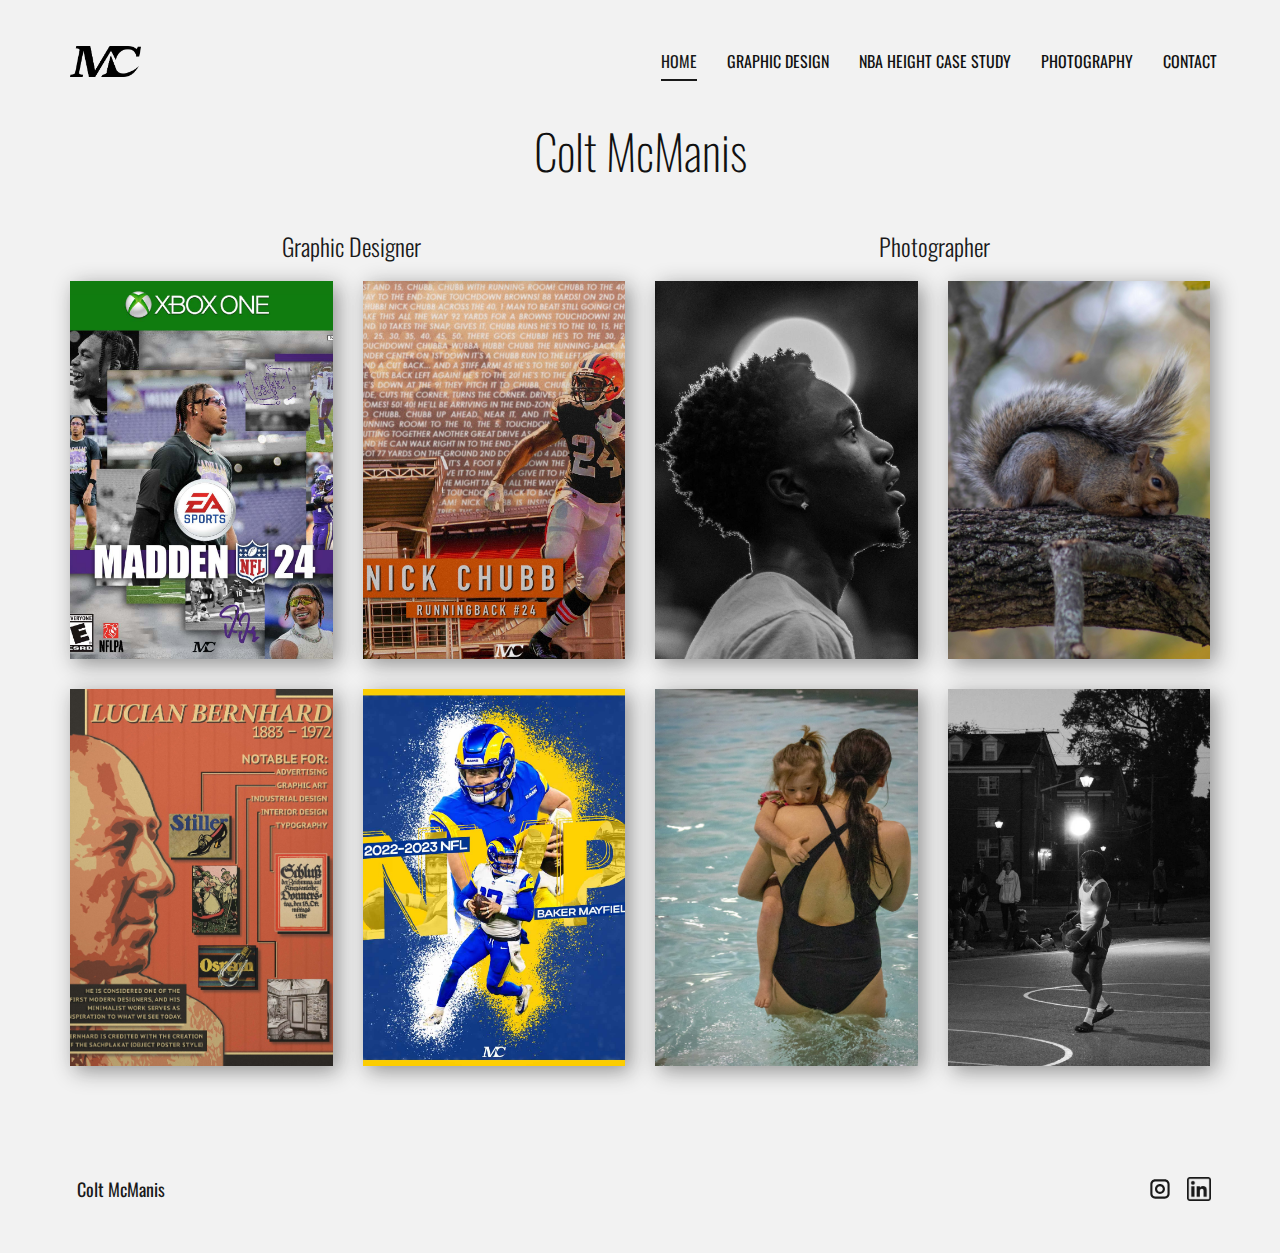
<file: Home.html>
<!DOCTYPE html>
<html style="font-size: 16px;" lang="en"><head>
    <meta name="viewport" content="width=device-width, initial-scale=1.0">
    <meta charset="utf-8">
    <meta name="keywords" content="Profile, INTUITIVE">
    <meta name="description" content="">
    <title>Home</title>
    <link rel="stylesheet" href="nicepage.css" media="screen">
<link rel="stylesheet" href="Home.css" media="screen">
    <script class="u-script" type="text/javascript" src="jquery.js" defer=""></script>
    <script class="u-script" type="text/javascript" src="nicepage.js" defer=""></script>
    <meta name="generator" content="Nicepage 5.4.4, nicepage.com">
    <link id="u-theme-google-font" rel="stylesheet" href="https://fonts.googleapis.com/css?family=Roboto:100,100i,300,300i,400,400i,500,500i,700,700i,900,900i|Open+Sans:300,300i,400,400i,500,500i,600,600i,700,700i,800,800i">
    <link id="u-page-google-font" rel="stylesheet" href="https://fonts.googleapis.com/css?family=Oswald:200,300,400,500,600,700">
    
    
    <script type="application/ld+json">{
		"@context": "http://schema.org",
		"@type": "Organization",
		"name": "Site1",
		"logo": "MClogolarge.png",
		"sameAs": [
				"https://www.instagram.com/coltmcmedia",
				"https://www.linkedin.com/in/colt-mcmanis-02ba49207/"
		]
}</script>
    <meta name="theme-color" content="#478ac9">
    <meta property="og:title" content="Home">
    <meta property="og:description" content="">
    <meta property="og:type" content="website">
  <meta data-intl-tel-input-cdn-path="intlTelInput/"></head>
  <body class="u-body u-xl-mode" data-lang="en"><header class="u-clearfix u-grey-5 u-header u-sticky u-header" id="sec-69b4"><div class="u-clearfix u-sheet u-valign-middle-lg u-valign-middle-xl u-sheet-1">
        <nav class="u-align-right u-menu u-menu-one-level u-offcanvas u-menu-1" data-responsive-from="MD">
          <div class="menu-collapse u-custom-font u-font-oswald" style="font-size: 1rem; letter-spacing: 0px; text-transform: uppercase; font-weight: 400;">
            <a class="u-button-style u-custom-active-border-color u-custom-active-color u-custom-border u-custom-border-color u-custom-border-radius u-custom-borders u-custom-color u-custom-hover-border-color u-custom-hover-color u-custom-left-right-menu-spacing u-custom-padding-bottom u-custom-text-active-color u-custom-text-color u-custom-text-decoration u-custom-text-hover-color u-custom-text-shadow u-custom-top-bottom-menu-spacing u-nav-link u-text-active-palette-1-base u-text-hover-palette-2-base" href="#" style="">
              <svg class="u-svg-link" viewBox="0 0 24 24"><use xmlns:xlink="http://www.w3.org/1999/xlink" xlink:href="#menu-hamburger"></use></svg>
              <svg class="u-svg-content" version="1.1" id="menu-hamburger" viewBox="0 0 16 16" x="0px" y="0px" xmlns:xlink="http://www.w3.org/1999/xlink" xmlns="http://www.w3.org/2000/svg"><g><rect y="1" width="16" height="2"></rect><rect y="7" width="16" height="2"></rect><rect y="13" width="16" height="2"></rect>
</g></svg>
            </a>
          </div>
          <div class="u-custom-menu u-nav-container">
            <ul class="u-custom-font u-font-oswald u-nav u-spacing-30 u-unstyled u-nav-1"><li class="u-nav-item"><a class="u-border-2 u-border-active-grey-90 u-border-hover-palette-1-light-1 u-border-no-left u-border-no-right u-border-no-top u-button-style u-nav-link u-text-active-grey-90 u-text-hover-palette-1-light-1" href="Home.html" style="padding: 10px 0px;">Home</a>
</li><li class="u-nav-item"><a class="u-border-2 u-border-active-grey-90 u-border-hover-palette-1-light-1 u-border-no-left u-border-no-right u-border-no-top u-button-style u-nav-link u-text-active-grey-90 u-text-hover-palette-1-light-1" href="Graphic-Design.html" style="padding: 10px 0px;">Graphic Design</a>
</li><li class="u-nav-item"><a class="u-border-2 u-border-active-grey-90 u-border-hover-palette-1-light-1 u-border-no-left u-border-no-right u-border-no-top u-button-style u-nav-link u-text-active-grey-90 u-text-hover-palette-1-light-1" href="https://coltmcmanis.github.io/NBAHeightCaseStudy/" target="_blank" style="padding: 10px 0px;">NBA Height Case Study</a>
</li><li class="u-nav-item"><a class="u-border-2 u-border-active-grey-90 u-border-hover-palette-1-light-1 u-border-no-left u-border-no-right u-border-no-top u-button-style u-nav-link u-text-active-grey-90 u-text-hover-palette-1-light-1" href="Photography.html" style="padding: 10px 0px;">Photography</a>
</li><li class="u-nav-item"><a class="u-border-2 u-border-active-grey-90 u-border-hover-palette-1-light-1 u-border-no-left u-border-no-right u-border-no-top u-button-style u-nav-link u-text-active-grey-90 u-text-hover-palette-1-light-1" href="Contact.html" style="padding: 10px 0px;">Contact</a>
</li></ul>
          </div>
          <div class="u-custom-menu u-nav-container-collapse">
            <div class="u-black u-container-style u-inner-container-layout u-opacity u-opacity-95 u-sidenav">
              <div class="u-inner-container-layout u-sidenav-overflow">
                <div class="u-menu-close"></div>
                <ul class="u-align-center u-nav u-popupmenu-items u-unstyled u-nav-2"><li class="u-nav-item"><a class="u-button-style u-nav-link" href="Home.html">Home</a>
</li><li class="u-nav-item"><a class="u-button-style u-nav-link" href="Graphic-Design.html">Graphic Design</a>
</li><li class="u-nav-item"><a class="u-button-style u-nav-link" href="https://coltmcmanis.github.io/NBAHeightCaseStudy/" target="_blank">NBA Height Case Study</a>
</li><li class="u-nav-item"><a class="u-button-style u-nav-link" href="Photography.html">Photography</a>
</li><li class="u-nav-item"><a class="u-button-style u-nav-link" href="Contact.html">Contact</a>
</li></ul>
              </div>
            </div>
            <div class="u-black u-menu-overlay u-opacity u-opacity-70"></div>
          </div>
        </nav>
        <a href="Home.html" class="u-image u-logo u-image-1" data-image-width="7784" data-image-height="3362" title="Home">
          <img src="MClogolarge.png" class="u-logo-image u-logo-image-1">
        </a>
      </div></header>
    <section class="u-align-center-lg u-align-center-md u-align-center-xl u-align-left-sm u-align-left-xs u-clearfix u-grey-5 u-section-1" id="carousel_1972">
      <div class="u-clearfix u-sheet u-valign-top-lg u-valign-top-xl u-sheet-1">
        <h1 class="u-text u-text-default u-title u-text-1">Colt McManis</h1>
        <p class="u-hover-feature u-large-text u-text u-text-variant u-text-2">
          <a class="u-active-none u-border-none u-btn u-button-link u-button-style u-custom-font u-font-oswald u-hover-none u-none u-text-grey-90 u-btn-1" href="Graphic-Design.html">Graphic Designer</a>
        </p>
        <p class="u-hover-feature u-large-text u-text u-text-variant u-text-3">
          <a class="u-btn u-button-link u-button-style u-custom-font u-font-oswald u-hover-feature u-none u-text-grey-90 u-btn-2" href="Photography.html">Photographer</a>
        </p>
        <div class="u-expanded-width u-list u-list-1">
          <div class="u-repeater u-repeater-1"></div>
        </div>
        <div class="u-expanded-width-lg u-expanded-width-xl u-expanded-width-xs u-gallery u-layout-grid u-lightbox u-no-transition u-show-text-none u-gallery-1">
          <div class="u-gallery-inner u-gallery-inner-1">
            <div class="u-effect-hover-zoom u-gallery-item u-shape-rectangle u-gallery-item-1" data-image-width="1080" data-image-height="1350">
              <div class="u-back-slide u-back-slide-1" data-image-width="1080" data-image-height="1350">
                <img class="u-back-image u-expanded u-back-image-1" src="MaddenCover14.jpg">
              </div>
              <div class="u-over-slide u-shading u-over-slide-1">
                <h3 class="u-gallery-heading"></h3>
                <p class="u-gallery-text"></p>
              </div>
            </div>
            <div class="u-effect-hover-zoom u-gallery-item u-shape-rectangle u-gallery-item-2" data-animation-name="" data-animation-duration="0" data-animation-delay="0" data-animation-direction="">
              <div class="u-back-slide u-back-slide-2" data-image-width="1080" data-image-height="1350">
                <img class="u-back-image u-expanded u-back-image-2" src="Chubbintheclouds04.jpg" data-image-width="1080" data-image-height="1350">
              </div>
              <div class="u-over-slide u-shading u-over-slide-2">
                <h3 class="u-gallery-heading"></h3>
                <p class="u-gallery-text"></p>
              </div>
            </div>
            <div class="u-effect-hover-zoom u-gallery-item u-shape-rectangle u-gallery-item-3" data-image-width="1080" data-image-height="1350">
              <div class="u-back-slide u-back-slide-3" data-image-width="6000" data-image-height="4000">
                <img class="u-back-image u-expanded u-back-image-3" src="IMG_2191.jpg">
              </div>
              <div class="u-over-slide u-shading u-over-slide-3">
                <h3 class="u-gallery-heading"></h3>
                <p class="u-gallery-text"></p>
              </div>
            </div>
            <div class="u-effect-hover-zoom u-gallery-item u-shape-rectangle u-gallery-item-4" data-image-width="1080" data-image-height="1350">
              <div class="u-back-slide u-back-slide-4" data-image-width="4000" data-image-height="6000">
                <img class="u-back-image u-expanded u-back-image-4" src="IMG_2904.jpg">
              </div>
              <div class="u-over-slide u-shading u-over-slide-4">
                <h3 class="u-gallery-heading"></h3>
                <p class="u-gallery-text"></p>
              </div>
            </div>
            <div class="u-effect-hover-zoom u-gallery-item u-shape-rectangle u-gallery-item-5" data-image-width="1080" data-image-height="1350">
              <div class="u-back-slide u-back-slide-5" data-image-width="2550" data-image-height="3300">
                <img class="u-back-image u-expanded u-back-image-5" src="Bernhard_12_Filtered.jpg">
              </div>
              <div class="u-over-slide u-shading u-over-slide-5">
                <h3 class="u-gallery-heading"></h3>
                <p class="u-gallery-text"></p>
              </div>
            </div>
            <div class="u-effect-hover-zoom u-gallery-item u-shape-rectangle u-gallery-item-6" data-image-width="1080" data-image-height="1350">
              <div class="u-back-slide u-back-slide-6">
                <img class="u-back-image u-expanded u-back-image-6" src="BakerNVP_09.jpg">
              </div>
              <div class="u-over-slide u-shading u-over-slide-6">
                <h3 class="u-gallery-heading"></h3>
                <p class="u-gallery-text"></p>
              </div>
            </div>
            <div class="u-effect-hover-zoom u-gallery-item u-shape-rectangle u-gallery-item-7" data-image-width="1080" data-image-height="1350">
              <div class="u-back-slide u-back-slide-7" data-image-width="2400" data-image-height="3600">
                <img class="u-back-image u-expanded u-back-image-7" src="IMG_3185.jpeg">
              </div>
              <div class="u-over-slide u-shading u-over-slide-7">
                <h3 class="u-gallery-heading"></h3>
                <p class="u-gallery-text"></p>
              </div>
            </div>
            <div class="u-effect-hover-zoom u-gallery-item u-shape-rectangle u-gallery-item-8" data-image-width="1080" data-image-height="1350">
              <div class="u-back-slide u-back-slide-8" data-image-width="6000" data-image-height="4000">
                <img class="u-back-image u-expanded u-back-image-8" src="IMG_0586.jpg">
              </div>
              <div class="u-over-slide u-shading u-over-slide-8">
                <h3 class="u-gallery-heading"></h3>
                <p class="u-gallery-text"></p>
              </div>
            </div>
          </div>
        </div>
      </div>
      
      
      
    </section>
    
    
    <footer class="u-align-center u-clearfix u-container-align-left-md u-container-align-left-sm u-footer u-grey-5 u-footer" id="sec-d932"><div class="u-clearfix u-sheet u-sheet-1">
        <div class="u-social-icons u-spacing-15 u-social-icons-1">
          <a class="u-social-url" title="instagram" target="_blank" href="https://www.instagram.com/coltmcmedia"><span class="u-icon u-icon-circle u-social-icon u-social-instagram u-text-grey-90 u-icon-1"><svg class="u-svg-link" preserveAspectRatio="xMidYMin slice" viewBox="0 0 112 112" style=""><use xmlns:xlink="http://www.w3.org/1999/xlink" xlink:href="#svg-ea73"></use></svg><svg class="u-svg-content" viewBox="0 0 112 112" x="0" y="0" id="svg-ea73"><path fill="currentColor" d="M55.9,32.9c-12.8,0-23.2,10.4-23.2,23.2s10.4,23.2,23.2,23.2s23.2-10.4,23.2-23.2S68.7,32.9,55.9,32.9z
	 M55.9,69.4c-7.4,0-13.3-6-13.3-13.3c-0.1-7.4,6-13.3,13.3-13.3s13.3,6,13.3,13.3C69.3,63.5,63.3,69.4,55.9,69.4z"></path><path fill="#FFFFFF" d="M79.7,26.8c-3,0-5.4,2.5-5.4,5.4s2.5,5.4,5.4,5.4c3,0,5.4-2.5,5.4-5.4S82.7,26.8,79.7,26.8z"></path><path fill="currentColor" d="M78.2,11H33.5C21,11,10.8,21.3,10.8,33.7v44.7c0,12.6,10.2,22.8,22.7,22.8h44.7c12.6,0,22.7-10.2,22.7-22.7
	V33.7C100.8,21.1,90.6,11,78.2,11z M91,78.4c0,7.1-5.8,12.8-12.8,12.8H33.5c-7.1,0-12.8-5.8-12.8-12.8V33.7
	c0-7.1,5.8-12.8,12.8-12.8h44.7c7.1,0,12.8,5.8,12.8,12.8V78.4z"></path></svg></span>
          </a>
          <a class="u-social-url" target="_blank" data-type="Custom" title="LinkedIn" href="https://www.linkedin.com/in/colt-mcmanis-02ba49207/"><span class="u-file-icon u-icon u-social-custom u-social-icon u-text-grey-90 u-icon-2"><img src="1384088-884c624f.png" alt=""></span>
          </a>
        </div>
        <p class="u-align-left-md u-align-left-sm u-align-left-xs u-custom-font u-font-oswald u-small-text u-text u-text-grey-90 u-text-variant u-text-1">Colt McManis</p>
      </div></footer>
   
</body></html>
</file>
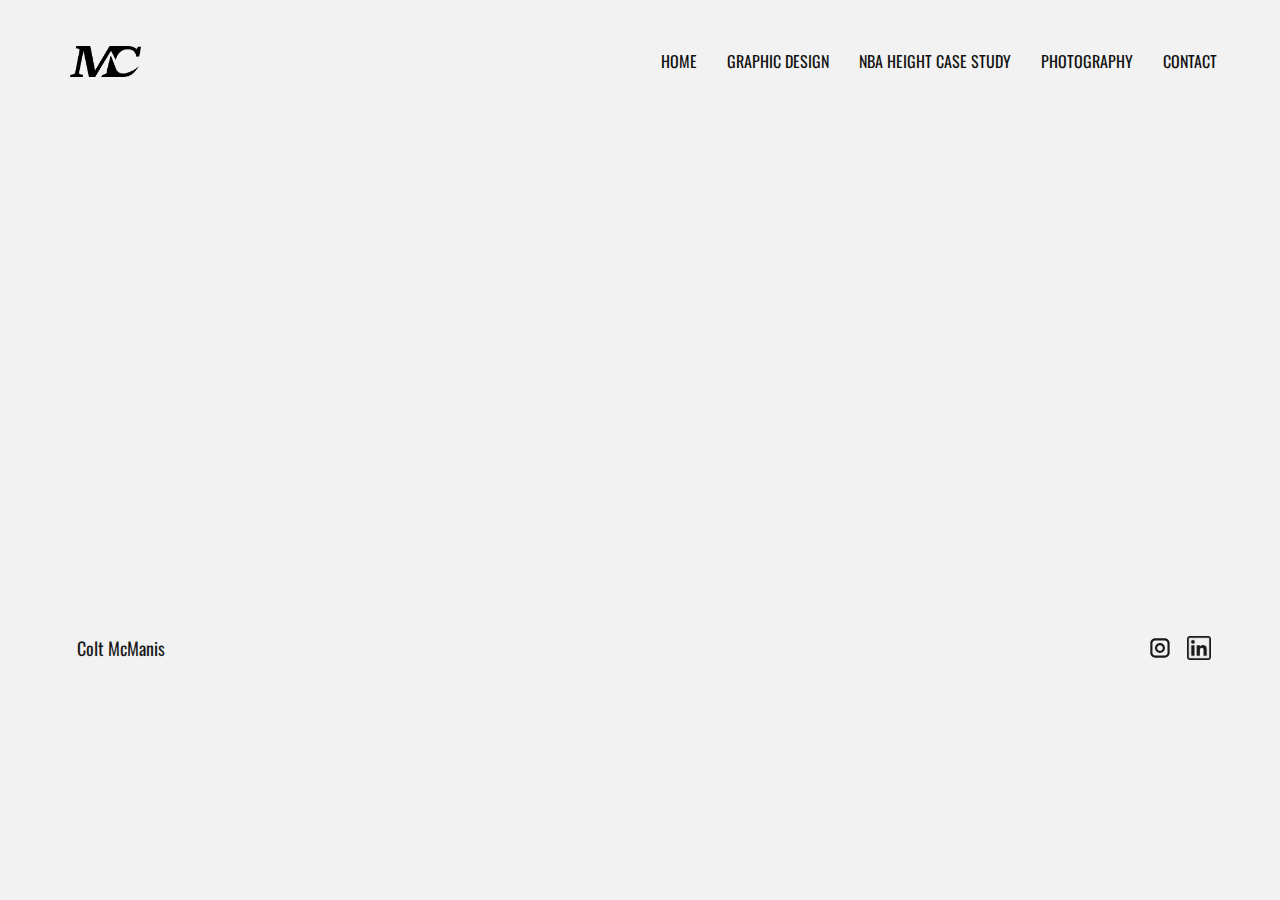
<file: NBA-Case-Study.html>
<!DOCTYPE html>
<html style="font-size: 16px;" lang="en"><head>
    <meta name="viewport" content="width=device-width, initial-scale=1.0">
    <meta charset="utf-8">
    <meta name="keywords" content="">
    <meta name="description" content="">
    <title>NBA Case Study</title>
    <link rel="stylesheet" href="nicepage.css" media="screen">
<link rel="stylesheet" href="NBA-Case-Study.css" media="screen">
    <script class="u-script" type="text/javascript" src="jquery.js" defer=""></script>
    <script class="u-script" type="text/javascript" src="nicepage.js" defer=""></script>
    <meta name="generator" content="Nicepage 5.4.4, nicepage.com">
    <link id="u-theme-google-font" rel="stylesheet" href="https://fonts.googleapis.com/css?family=Roboto:100,100i,300,300i,400,400i,500,500i,700,700i,900,900i|Open+Sans:300,300i,400,400i,500,500i,600,600i,700,700i,800,800i">
    <link id="u-page-google-font" rel="stylesheet" href="https://fonts.googleapis.com/css?family=Oswald:200,300,400,500,600,700">
    
    
    <script type="application/ld+json">{
		"@context": "http://schema.org",
		"@type": "Organization",
		"name": "Site1",
		"logo": "MClogolarge.png",
		"sameAs": [
				"https://www.instagram.com/coltmcmedia",
				"https://www.linkedin.com/in/colt-mcmanis-02ba49207/"
		]
}</script>
    <meta name="theme-color" content="#478ac9">
    <meta property="og:title" content="NBA Case Study">
    <meta property="og:description" content="">
    <meta property="og:type" content="website">
  <meta data-intl-tel-input-cdn-path="intlTelInput/"></head>
  <body class="u-body u-grey-5 u-xl-mode" data-lang="en"><header class="u-clearfix u-grey-5 u-header u-sticky u-header" id="sec-69b4"><div class="u-clearfix u-sheet u-valign-middle-lg u-valign-middle-xl u-sheet-1">
        <nav class="u-align-right u-menu u-menu-one-level u-offcanvas u-menu-1" data-responsive-from="MD">
          <div class="menu-collapse u-custom-font u-font-oswald" style="font-size: 1rem; letter-spacing: 0px; text-transform: uppercase; font-weight: 400;">
            <a class="u-button-style u-custom-active-border-color u-custom-active-color u-custom-border u-custom-border-color u-custom-border-radius u-custom-borders u-custom-color u-custom-hover-border-color u-custom-hover-color u-custom-left-right-menu-spacing u-custom-padding-bottom u-custom-text-active-color u-custom-text-color u-custom-text-decoration u-custom-text-hover-color u-custom-text-shadow u-custom-top-bottom-menu-spacing u-nav-link u-text-active-palette-1-base u-text-hover-palette-2-base" href="#" style="">
              <svg class="u-svg-link" viewBox="0 0 24 24"><use xmlns:xlink="http://www.w3.org/1999/xlink" xlink:href="#menu-hamburger"></use></svg>
              <svg class="u-svg-content" version="1.1" id="menu-hamburger" viewBox="0 0 16 16" x="0px" y="0px" xmlns:xlink="http://www.w3.org/1999/xlink" xmlns="http://www.w3.org/2000/svg"><g><rect y="1" width="16" height="2"></rect><rect y="7" width="16" height="2"></rect><rect y="13" width="16" height="2"></rect>
</g></svg>
            </a>
          </div>
          <div class="u-custom-menu u-nav-container">
            <ul class="u-custom-font u-font-oswald u-nav u-spacing-30 u-unstyled u-nav-1"><li class="u-nav-item"><a class="u-border-2 u-border-active-grey-90 u-border-hover-palette-1-light-1 u-border-no-left u-border-no-right u-border-no-top u-button-style u-nav-link u-text-active-grey-90 u-text-hover-palette-1-light-1" href="Home.html" style="padding: 10px 0px;">Home</a>
</li><li class="u-nav-item"><a class="u-border-2 u-border-active-grey-90 u-border-hover-palette-1-light-1 u-border-no-left u-border-no-right u-border-no-top u-button-style u-nav-link u-text-active-grey-90 u-text-hover-palette-1-light-1" href="Graphic-Design.html" style="padding: 10px 0px;">Graphic Design</a>
</li><li class="u-nav-item"><a class="u-border-2 u-border-active-grey-90 u-border-hover-palette-1-light-1 u-border-no-left u-border-no-right u-border-no-top u-button-style u-nav-link u-text-active-grey-90 u-text-hover-palette-1-light-1" href="https://coltmcmanis.github.io/NBAHeightCaseStudy/" target="_blank" style="padding: 10px 0px;">NBA Height Case Study</a>
</li><li class="u-nav-item"><a class="u-border-2 u-border-active-grey-90 u-border-hover-palette-1-light-1 u-border-no-left u-border-no-right u-border-no-top u-button-style u-nav-link u-text-active-grey-90 u-text-hover-palette-1-light-1" href="Photography.html" style="padding: 10px 0px;">Photography</a>
</li><li class="u-nav-item"><a class="u-border-2 u-border-active-grey-90 u-border-hover-palette-1-light-1 u-border-no-left u-border-no-right u-border-no-top u-button-style u-nav-link u-text-active-grey-90 u-text-hover-palette-1-light-1" href="Contact.html" style="padding: 10px 0px;">Contact</a>
</li></ul>
          </div>
          <div class="u-custom-menu u-nav-container-collapse">
            <div class="u-black u-container-style u-inner-container-layout u-opacity u-opacity-95 u-sidenav">
              <div class="u-inner-container-layout u-sidenav-overflow">
                <div class="u-menu-close"></div>
                <ul class="u-align-center u-nav u-popupmenu-items u-unstyled u-nav-2"><li class="u-nav-item"><a class="u-button-style u-nav-link" href="Home.html">Home</a>
</li><li class="u-nav-item"><a class="u-button-style u-nav-link" href="Graphic-Design.html">Graphic Design</a>
</li><li class="u-nav-item"><a class="u-button-style u-nav-link" href="https://coltmcmanis.github.io/NBAHeightCaseStudy/" target="_blank">NBA Height Case Study</a>
</li><li class="u-nav-item"><a class="u-button-style u-nav-link" href="Photography.html">Photography</a>
</li><li class="u-nav-item"><a class="u-button-style u-nav-link" href="Contact.html">Contact</a>
</li></ul>
              </div>
            </div>
            <div class="u-black u-menu-overlay u-opacity u-opacity-70"></div>
          </div>
        </nav>
        <a href="Home.html" class="u-image u-logo u-image-1" data-image-width="7784" data-image-height="3362" title="Home">
          <img src="MClogolarge.png" class="u-logo-image u-logo-image-1">
        </a>
      </div></header>
    <section class="u-clearfix u-container-align-center u-section-1" id="sec-6e47">
      <div class="u-clearfix u-sheet u-sheet-1"></div>
    </section>
    
    
    <footer class="u-align-center u-clearfix u-container-align-left-md u-container-align-left-sm u-footer u-grey-5 u-footer" id="sec-d932"><div class="u-clearfix u-sheet u-sheet-1">
        <div class="u-social-icons u-spacing-15 u-social-icons-1">
          <a class="u-social-url" title="instagram" target="_blank" href="https://www.instagram.com/coltmcmedia"><span class="u-icon u-icon-circle u-social-icon u-social-instagram u-text-grey-90 u-icon-1"><svg class="u-svg-link" preserveAspectRatio="xMidYMin slice" viewBox="0 0 112 112" style=""><use xmlns:xlink="http://www.w3.org/1999/xlink" xlink:href="#svg-ea73"></use></svg><svg class="u-svg-content" viewBox="0 0 112 112" x="0" y="0" id="svg-ea73"><path fill="currentColor" d="M55.9,32.9c-12.8,0-23.2,10.4-23.2,23.2s10.4,23.2,23.2,23.2s23.2-10.4,23.2-23.2S68.7,32.9,55.9,32.9z
	 M55.9,69.4c-7.4,0-13.3-6-13.3-13.3c-0.1-7.4,6-13.3,13.3-13.3s13.3,6,13.3,13.3C69.3,63.5,63.3,69.4,55.9,69.4z"></path><path fill="#FFFFFF" d="M79.7,26.8c-3,0-5.4,2.5-5.4,5.4s2.5,5.4,5.4,5.4c3,0,5.4-2.5,5.4-5.4S82.7,26.8,79.7,26.8z"></path><path fill="currentColor" d="M78.2,11H33.5C21,11,10.8,21.3,10.8,33.7v44.7c0,12.6,10.2,22.8,22.7,22.8h44.7c12.6,0,22.7-10.2,22.7-22.7
	V33.7C100.8,21.1,90.6,11,78.2,11z M91,78.4c0,7.1-5.8,12.8-12.8,12.8H33.5c-7.1,0-12.8-5.8-12.8-12.8V33.7
	c0-7.1,5.8-12.8,12.8-12.8h44.7c7.1,0,12.8,5.8,12.8,12.8V78.4z"></path></svg></span>
          </a>
          <a class="u-social-url" target="_blank" data-type="Custom" title="LinkedIn" href="https://www.linkedin.com/in/colt-mcmanis-02ba49207/"><span class="u-file-icon u-icon u-social-custom u-social-icon u-text-grey-90 u-icon-2"><img src="1384088-884c624f.png" alt=""></span>
          </a>
        </div>
        <p class="u-align-left-md u-align-left-sm u-align-left-xs u-custom-font u-font-oswald u-small-text u-text u-text-grey-90 u-text-variant u-text-1">Colt McManis</p>
      </div></footer>
   
</body></html>
</file>
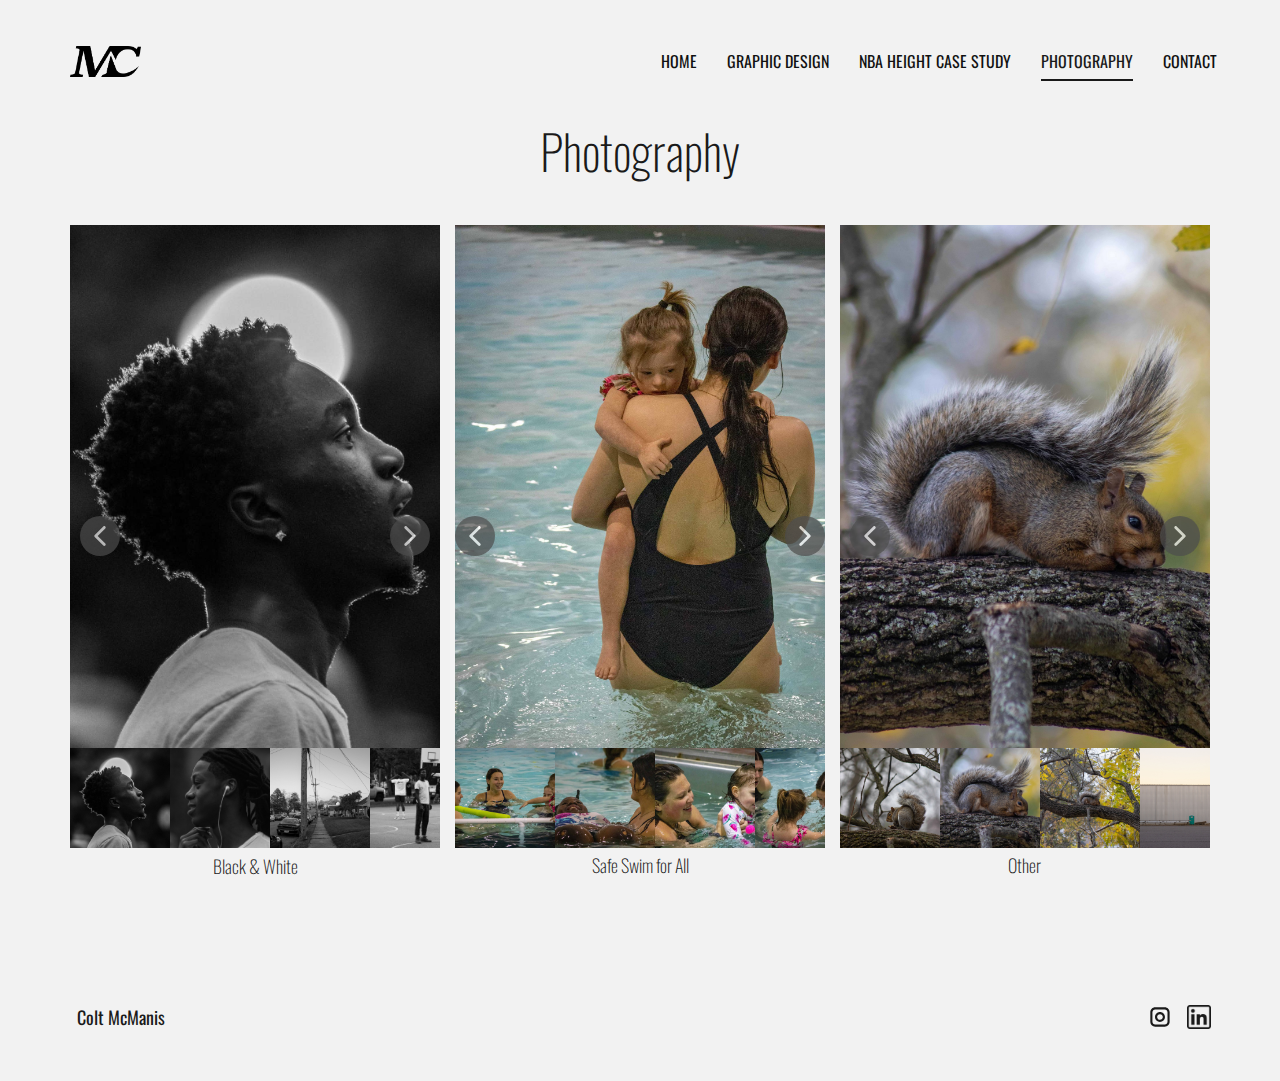
<file: Photography.html>
<!DOCTYPE html>
<html style="font-size: 16px;" lang="en"><head>
    <meta name="viewport" content="width=device-width, initial-scale=1.0">
    <meta charset="utf-8">
    <meta name="keywords" content="">
    <meta name="description" content="">
    <title>Photography</title>
    <link rel="stylesheet" href="nicepage.css" media="screen">
<link rel="stylesheet" href="Photography.css" media="screen">
    <script class="u-script" type="text/javascript" src="jquery.js" defer=""></script>
    <script class="u-script" type="text/javascript" src="nicepage.js" defer=""></script>
    <meta name="generator" content="Nicepage 5.4.4, nicepage.com">
    <link id="u-theme-google-font" rel="stylesheet" href="https://fonts.googleapis.com/css?family=Roboto:100,100i,300,300i,400,400i,500,500i,700,700i,900,900i|Open+Sans:300,300i,400,400i,500,500i,600,600i,700,700i,800,800i">
    <link id="u-page-google-font" rel="stylesheet" href="https://fonts.googleapis.com/css?family=Oswald:200,300,400,500,600,700">
    
    
    <script type="application/ld+json">{
		"@context": "http://schema.org",
		"@type": "Organization",
		"name": "Site1",
		"logo": "MClogolarge.png",
		"sameAs": [
				"https://www.instagram.com/coltmcmedia",
				"https://www.linkedin.com/in/colt-mcmanis-02ba49207/"
		]
}</script>
    <meta name="theme-color" content="#478ac9">
    <meta property="og:title" content="Photography">
    <meta property="og:description" content="">
    <meta property="og:type" content="website">
  <meta data-intl-tel-input-cdn-path="intlTelInput/"></head>
  <body class="u-body u-grey-5 u-xl-mode" data-lang="en"><header class="u-clearfix u-grey-5 u-header u-sticky u-header" id="sec-69b4"><div class="u-clearfix u-sheet u-valign-middle-lg u-valign-middle-xl u-sheet-1">
        <nav class="u-align-right u-menu u-menu-one-level u-offcanvas u-menu-1" data-responsive-from="MD">
          <div class="menu-collapse u-custom-font u-font-oswald" style="font-size: 1rem; letter-spacing: 0px; text-transform: uppercase; font-weight: 400;">
            <a class="u-button-style u-custom-active-border-color u-custom-active-color u-custom-border u-custom-border-color u-custom-border-radius u-custom-borders u-custom-color u-custom-hover-border-color u-custom-hover-color u-custom-left-right-menu-spacing u-custom-padding-bottom u-custom-text-active-color u-custom-text-color u-custom-text-decoration u-custom-text-hover-color u-custom-text-shadow u-custom-top-bottom-menu-spacing u-nav-link u-text-active-palette-1-base u-text-hover-palette-2-base" href="#" style="">
              <svg class="u-svg-link" viewBox="0 0 24 24"><use xmlns:xlink="http://www.w3.org/1999/xlink" xlink:href="#menu-hamburger"></use></svg>
              <svg class="u-svg-content" version="1.1" id="menu-hamburger" viewBox="0 0 16 16" x="0px" y="0px" xmlns:xlink="http://www.w3.org/1999/xlink" xmlns="http://www.w3.org/2000/svg"><g><rect y="1" width="16" height="2"></rect><rect y="7" width="16" height="2"></rect><rect y="13" width="16" height="2"></rect>
</g></svg>
            </a>
          </div>
          <div class="u-custom-menu u-nav-container">
            <ul class="u-custom-font u-font-oswald u-nav u-spacing-30 u-unstyled u-nav-1"><li class="u-nav-item"><a class="u-border-2 u-border-active-grey-90 u-border-hover-palette-1-light-1 u-border-no-left u-border-no-right u-border-no-top u-button-style u-nav-link u-text-active-grey-90 u-text-hover-palette-1-light-1" href="Home.html" style="padding: 10px 0px;">Home</a>
</li><li class="u-nav-item"><a class="u-border-2 u-border-active-grey-90 u-border-hover-palette-1-light-1 u-border-no-left u-border-no-right u-border-no-top u-button-style u-nav-link u-text-active-grey-90 u-text-hover-palette-1-light-1" href="Graphic-Design.html" style="padding: 10px 0px;">Graphic Design</a>
</li><li class="u-nav-item"><a class="u-border-2 u-border-active-grey-90 u-border-hover-palette-1-light-1 u-border-no-left u-border-no-right u-border-no-top u-button-style u-nav-link u-text-active-grey-90 u-text-hover-palette-1-light-1" href="https://coltmcmanis.github.io/NBAHeightCaseStudy/" target="_blank" style="padding: 10px 0px;">NBA Height Case Study</a>
</li><li class="u-nav-item"><a class="u-border-2 u-border-active-grey-90 u-border-hover-palette-1-light-1 u-border-no-left u-border-no-right u-border-no-top u-button-style u-nav-link u-text-active-grey-90 u-text-hover-palette-1-light-1" href="Photography.html" style="padding: 10px 0px;">Photography</a>
</li><li class="u-nav-item"><a class="u-border-2 u-border-active-grey-90 u-border-hover-palette-1-light-1 u-border-no-left u-border-no-right u-border-no-top u-button-style u-nav-link u-text-active-grey-90 u-text-hover-palette-1-light-1" href="Contact.html" style="padding: 10px 0px;">Contact</a>
</li></ul>
          </div>
          <div class="u-custom-menu u-nav-container-collapse">
            <div class="u-black u-container-style u-inner-container-layout u-opacity u-opacity-95 u-sidenav">
              <div class="u-inner-container-layout u-sidenav-overflow">
                <div class="u-menu-close"></div>
                <ul class="u-align-center u-nav u-popupmenu-items u-unstyled u-nav-2"><li class="u-nav-item"><a class="u-button-style u-nav-link" href="Home.html">Home</a>
</li><li class="u-nav-item"><a class="u-button-style u-nav-link" href="Graphic-Design.html">Graphic Design</a>
</li><li class="u-nav-item"><a class="u-button-style u-nav-link" href="https://coltmcmanis.github.io/NBAHeightCaseStudy/" target="_blank">NBA Height Case Study</a>
</li><li class="u-nav-item"><a class="u-button-style u-nav-link" href="Photography.html">Photography</a>
</li><li class="u-nav-item"><a class="u-button-style u-nav-link" href="Contact.html">Contact</a>
</li></ul>
              </div>
            </div>
            <div class="u-black u-menu-overlay u-opacity u-opacity-70"></div>
          </div>
        </nav>
        <a href="Home.html" class="u-image u-logo u-image-1" data-image-width="7784" data-image-height="3362" title="Home">
          <img src="MClogolarge.png" class="u-logo-image u-logo-image-1">
        </a>
      </div></header>
    <section class="u-clearfix u-section-1" id="sec-3670">
      <div class="u-clearfix u-sheet u-sheet-1">
        <div class="u-effect-hover-zoom u-gallery-item u-gallery-item-1">
          <div class="u-back-slide">
            <img class="u-back-image u-expanded" src="default-image-28.jpg">
          </div>
          <div class="u-over-slide u-shading u-over-slide-1">
            <h3 class="u-gallery-heading"></h3>
            <p class="u-gallery-text"></p>
          </div>
        </div>
        <h2 class="u-custom-font u-font-oswald u-text u-text-default u-text-1">Photography</h2>
        <div class="u-carousel u-carousel-duration-0 u-gallery u-layout-thumbnails u-lightbox u-no-transition u-show-text-always u-gallery-1" id="carousel-5c92" data-interval="0" data-u-ride="false" data-pause="false">
          <div class="u-carousel-inner u-gallery-inner u-gallery-inner-1" role="listbox">
            <div class="u-active u-carousel-item u-gallery-item u-shape-rectangle u-carousel-item-1" data-image-width="6000" data-image-height="4000">
              <div class="u-back-slide">
                <img class="u-back-image u-expanded u-back-image-2" src="IMG_2191.jpg">
              </div>
              <div class="u-align-center u-over-slide u-over-slide-2">
                <h3 class="u-gallery-heading">Sample Title</h3>
                <p class="u-gallery-text">Sample Text</p>
              </div>
              <style data-mode="XL" data-visited="true"></style>
              <style data-mode="LG"></style>
              <style data-mode="MD"></style>
              <style data-mode="SM"></style>
              <style data-mode="XS"></style>
            </div>
            <div class="u-carousel-item u-gallery-item u-shape-rectangle u-carousel-item-2" data-image-width="6000" data-image-height="4000">
              <div class="u-back-slide">
                <img class="u-back-image u-expanded u-back-image-3" src="IMG_0586.jpg">
              </div>
              <div class="u-align-center u-over-slide u-over-slide-3">
                <h3 class="u-gallery-heading">Sample Title</h3>
                <p class="u-gallery-text">Sample Text</p>
              </div>
              <style data-mode="XL" data-visited="true"></style>
              <style data-mode="LG"></style>
              <style data-mode="MD"></style>
              <style data-mode="SM"></style>
              <style data-mode="XS"></style>
            </div>
            <div class="u-carousel-item u-gallery-item u-shape-rectangle u-carousel-item-3" data-image-width="1440" data-image-height="960">
              <div class="u-back-slide">
                <img class="u-back-image u-expanded u-back-image-4" src="8D541DAD-2DAC-4827-B62F-05054FA16F98-min.JPG">
              </div>
              <div class="u-align-center u-over-slide u-over-slide-4">
                <h3 class="u-gallery-heading">Sample Title</h3>
                <p class="u-gallery-text">Sample Text</p>
              </div>
              <style data-mode="XL" data-visited="true"></style>
              <style data-mode="LG"></style>
              <style data-mode="MD"></style>
              <style data-mode="SM"></style>
              <style data-mode="XS"></style>
            </div>
            <div class="u-carousel-item u-gallery-item u-shape-rectangle u-carousel-item-4" data-image-width="6000" data-image-height="4000">
              <div class="u-back-slide">
                <img class="u-back-image u-expanded u-back-image-5" src="IMG_1273.jpg">
              </div>
              <div class="u-align-center u-over-slide u-over-slide-5">
                <h3 class="u-gallery-heading">Sample Title</h3>
                <p class="u-gallery-text">Sample Text</p>
              </div>
              <style data-mode="XL" data-visited="true"></style>
              <style data-mode="LG"></style>
              <style data-mode="MD"></style>
              <style data-mode="SM"></style>
              <style data-mode="XS"></style>
            </div>
            <div class="u-carousel-item u-gallery-item u-shape-rectangle u-carousel-item-5" data-image-width="1440" data-image-height="960">
              <div class="u-back-slide">
                <img class="u-back-image u-expanded u-back-image-6" src="CBFCABC2-321C-459D-9E5C-6884253D3D62.JPG">
              </div>
              <div class="u-align-center u-over-slide u-over-slide-6">
                <h3 class="u-gallery-heading">Sample Title</h3>
                <p class="u-gallery-text">Sample Text</p>
              </div>
              <style data-mode="XL" data-visited="true"></style>
              <style data-mode="LG"></style>
              <style data-mode="MD"></style>
              <style data-mode="SM"></style>
              <style data-mode="XS"></style>
            </div>
            <div class="u-carousel-item u-gallery-item u-shape-rectangle u-carousel-item-6" data-image-width="6000" data-image-height="4000">
              <div class="u-back-slide">
                <img class="u-back-image u-expanded u-back-image-7" src="IMG_2290.jpg">
              </div>
              <div class="u-align-center u-over-slide u-over-slide-7">
                <h3 class="u-gallery-heading">Sample Title</h3>
                <p class="u-gallery-text">Sample Text</p>
              </div>
              <style data-mode="XL" data-visited="true"></style>
              <style data-mode="LG"></style>
              <style data-mode="MD"></style>
              <style data-mode="SM"></style>
              <style data-mode="XS"></style>
            </div>
            <div class="u-carousel-item u-gallery-item u-shape-rectangle u-carousel-item-7" data-image-width="6000" data-image-height="4000">
              <div class="u-back-slide">
                <img class="u-back-image u-expanded u-back-image-8" src="IMG_2114.jpg">
              </div>
              <div class="u-align-center u-over-slide u-over-slide-8">
                <h3 class="u-gallery-heading">Sample Title</h3>
                <p class="u-gallery-text">Sample Text</p>
              </div>
              <style data-mode="XL" data-visited="true"></style>
              <style data-mode="LG"></style>
              <style data-mode="MD"></style>
              <style data-mode="SM"></style>
              <style data-mode="XS"></style>
            </div>
            <div class="u-carousel-item u-gallery-item u-shape-rectangle u-carousel-item-8" data-image-width="6000" data-image-height="4000">
              <div class="u-back-slide">
                <img class="u-back-image u-expanded" src="IMG_2584.jpg">
              </div>
              <div class="u-align-center u-over-slide u-over-slide-9">
                <h3 class="u-gallery-heading">Sample Title</h3>
                <p class="u-gallery-text">Sample Text</p>
              </div>
              <style data-mode="XL" data-visited="true"></style>
              <style data-mode="LG"></style>
              <style data-mode="MD"></style>
              <style data-mode="SM"></style>
              <style data-mode="XS"></style>
            </div>
            <div class="u-carousel-item u-gallery-item u-shape-rectangle u-carousel-item-9" data-image-width="6000" data-image-height="4000">
              <div class="u-back-slide">
                <img class="u-back-image u-expanded u-back-image-10" src="IMG_2216.jpg">
              </div>
              <div class="u-align-center u-over-slide u-over-slide-10">
                <h3 class="u-gallery-heading">Sample Title</h3>
                <p class="u-gallery-text">Sample Text</p>
              </div>
              <style data-mode="XL" data-visited="true"></style>
              <style data-mode="LG"></style>
              <style data-mode="MD"></style>
              <style data-mode="SM"></style>
              <style data-mode="XS"></style>
            </div>
            <div class="u-carousel-item u-gallery-item u-shape-rectangle u-carousel-item-10" data-image-width="6000" data-image-height="4000">
              <div class="u-back-slide">
                <img class="u-back-image u-expanded u-back-image-11" src="IMG_2014_1.jpg">
              </div>
              <div class="u-align-center u-over-slide u-over-slide-11">
                <h3 class="u-gallery-heading">Sample Title</h3>
                <p class="u-gallery-text">Sample Text</p>
              </div>
              <style data-mode="XL" data-visited="true"></style>
              <style data-mode="LG"></style>
              <style data-mode="MD"></style>
              <style data-mode="SM"></style>
              <style data-mode="XS"></style>
            </div>
            <div class="u-carousel-item u-gallery-item u-shape-rectangle u-carousel-item-11" data-image-width="6000" data-image-height="4000">
              <div class="u-back-slide">
                <img class="u-back-image u-expanded u-back-image-12" src="IMG_2292.jpg">
              </div>
              <div class="u-align-center u-over-slide u-over-slide-12">
                <h3 class="u-gallery-heading">Sample Title</h3>
                <p class="u-gallery-text">Sample Text</p>
              </div>
              <style data-mode="XL" data-visited="true"></style>
              <style data-mode="LG"></style>
              <style data-mode="MD"></style>
              <style data-mode="SM"></style>
              <style data-mode="XS"></style>
            </div>
            <div class="u-carousel-item u-gallery-item u-shape-rectangle u-carousel-item-12" data-image-width="6000" data-image-height="4000">
              <div class="u-back-slide">
                <img class="u-back-image u-expanded u-back-image-13" src="IMG_0792.jpg">
              </div>
              <div class="u-align-center u-over-slide u-over-slide-13">
                <h3 class="u-gallery-heading">Sample Title</h3>
                <p class="u-gallery-text">Sample Text</p>
              </div>
              <style data-mode="XL" data-visited="true"></style>
              <style data-mode="LG"></style>
              <style data-mode="MD"></style>
              <style data-mode="SM"></style>
              <style data-mode="XS"></style>
            </div>
            <div class="u-carousel-item u-gallery-item u-shape-rectangle u-carousel-item-13" data-image-width="6000" data-image-height="4000">
              <div class="u-back-slide">
                <img class="u-back-image u-expanded u-back-image-14" src="IMG_0563copy.jpg">
              </div>
              <div class="u-align-center u-over-slide u-over-slide-14">
                <h3 class="u-gallery-heading">Sample Title</h3>
                <p class="u-gallery-text">Sample Text</p>
              </div>
              <style data-mode="XL" data-visited="true"></style>
              <style data-mode="LG"></style>
              <style data-mode="MD"></style>
              <style data-mode="SM"></style>
              <style data-mode="XS"></style>
            </div>
            <div class="u-carousel-item u-gallery-item u-shape-rectangle u-carousel-item-14" data-image-width="6000" data-image-height="4000">
              <div class="u-back-slide">
                <img class="u-back-image u-expanded u-back-image-15" src="IMG_0409copy.jpg">
              </div>
              <div class="u-align-center u-over-slide u-over-slide-15">
                <h3 class="u-gallery-heading">Sample Title</h3>
                <p class="u-gallery-text">Sample Text</p>
              </div>
              <style data-mode="XL" data-visited="true"></style>
              <style data-mode="LG"></style>
              <style data-mode="MD"></style>
              <style data-mode="SM"></style>
              <style data-mode="XS"></style>
            </div>
            <div class="u-carousel-item u-gallery-item u-shape-rectangle u-carousel-item-15" data-image-width="6000" data-image-height="4000">
              <div class="u-back-slide" data-image-width="5700" data-image-height="3800">
                <img class="u-back-image u-expanded" src="IMG_1355.jpg">
              </div>
              <div class="u-align-center u-over-slide u-over-slide-16">
                <h3 class="u-gallery-heading">Sample Title</h3>
                <p class="u-gallery-text">Sample Text</p>
              </div>
              <style data-mode="XL" data-visited="true"></style>
              <style data-mode="LG"></style>
              <style data-mode="MD"></style>
              <style data-mode="SM"></style>
              <style data-mode="XS"></style>
            </div>
            <div class="u-carousel-item u-gallery-item u-shape-rectangle u-carousel-item-16" data-image-width="6000" data-image-height="4000">
              <div class="u-back-slide" data-image-width="6000" data-image-height="4000">
                <img class="u-back-image u-expanded" src="IMG_1686.jpg">
              </div>
              <div class="u-align-center u-over-slide u-over-slide-17">
                <h3 class="u-gallery-heading">Sample Title</h3>
                <p class="u-gallery-text">Sample Text</p>
              </div>
              <style data-mode="XL" data-visited="true"></style>
              <style data-mode="LG"></style>
              <style data-mode="MD"></style>
              <style data-mode="SM"></style>
              <style data-mode="XS"></style>
            </div>
            <div class="u-carousel-item u-gallery-item u-shape-rectangle u-carousel-item-17" data-image-width="6000" data-image-height="4000">
              <div class="u-back-slide" data-image-width="4500" data-image-height="3000">
                <img class="u-back-image u-expanded" src="IMG_1718.jpg">
              </div>
              <div class="u-align-center u-over-slide u-over-slide-18">
                <h3 class="u-gallery-heading">Sample Title</h3>
                <p class="u-gallery-text">Sample Text</p>
              </div>
              <style data-mode="XL" data-visited="true"></style>
              <style data-mode="LG"></style>
              <style data-mode="MD"></style>
              <style data-mode="SM"></style>
              <style data-mode="XS"></style>
            </div>
            <div class="u-carousel-item u-gallery-item u-shape-rectangle u-carousel-item-18" data-image-width="6000" data-image-height="4000">
              <div class="u-back-slide" data-image-width="6000" data-image-height="4000">
                <img class="u-back-image u-expanded" src="IMG_1671.jpg">
              </div>
              <div class="u-align-center u-over-slide u-over-slide-19">
                <h3 class="u-gallery-heading">Sample Title</h3>
                <p class="u-gallery-text">Sample Text</p>
              </div>
              <style data-mode="XL" data-visited="true"></style>
              <style data-mode="LG"></style>
              <style data-mode="MD"></style>
              <style data-mode="SM"></style>
              <style data-mode="XS"></style>
            </div>
            <div class="u-carousel-item u-gallery-item u-shape-rectangle u-carousel-item-19" data-image-width="6000" data-image-height="4000">
              <div class="u-back-slide" data-image-width="3000" data-image-height="4500">
                <img class="u-back-image u-expanded" src="IMG_1625.jpg">
              </div>
              <div class="u-align-center u-over-slide u-over-slide-20">
                <h3 class="u-gallery-heading">Sample Title</h3>
                <p class="u-gallery-text">Sample Text</p>
              </div>
              <style data-mode="XL" data-visited="true"></style>
              <style data-mode="LG"></style>
              <style data-mode="MD"></style>
              <style data-mode="SM"></style>
              <style data-mode="XS"></style>
            </div>
            <div class="u-carousel-item u-gallery-item u-shape-rectangle u-carousel-item-20" data-image-width="3000" data-image-height="4500">
              <div class="u-back-slide">
                <img class="u-back-image u-expanded u-back-image-21" src="IMG_1615.jpg">
              </div>
              <div class="u-align-center u-over-slide u-over-slide-21">
                <h3 class="u-gallery-heading">Sample Title</h3>
                <p class="u-gallery-text">Sample Text</p>
              </div>
            </div>
          </div>
          <a class="u-absolute-vcenter u-carousel-control u-carousel-control-prev u-grey-70 u-icon-circle u-opacity u-opacity-70 u-spacing-10 u-text-white u-carousel-control-1" href="#carousel-5c92" role="button" data-u-slide="prev">
            <span aria-hidden="true">
              <svg viewBox="0 0 451.847 451.847"><path d="M97.141,225.92c0-8.095,3.091-16.192,9.259-22.366L300.689,9.27c12.359-12.359,32.397-12.359,44.751,0
c12.354,12.354,12.354,32.388,0,44.748L173.525,225.92l171.903,171.909c12.354,12.354,12.354,32.391,0,44.744
c-12.354,12.365-32.386,12.365-44.745,0l-194.29-194.281C100.226,242.115,97.141,234.018,97.141,225.92z"></path></svg>
            </span>
            <span class="sr-only">
              <svg viewBox="0 0 451.847 451.847"><path d="M97.141,225.92c0-8.095,3.091-16.192,9.259-22.366L300.689,9.27c12.359-12.359,32.397-12.359,44.751,0
c12.354,12.354,12.354,32.388,0,44.748L173.525,225.92l171.903,171.909c12.354,12.354,12.354,32.391,0,44.744
c-12.354,12.365-32.386,12.365-44.745,0l-194.29-194.281C100.226,242.115,97.141,234.018,97.141,225.92z"></path></svg>
            </span>
          </a>
          <a class="u-absolute-vcenter u-carousel-control u-carousel-control-next u-grey-70 u-icon-circle u-opacity u-opacity-70 u-spacing-10 u-text-white u-carousel-control-2" href="#carousel-5c92" role="button" data-u-slide="next">
            <span aria-hidden="true">
              <svg viewBox="0 0 451.846 451.847"><path d="M345.441,248.292L151.154,442.573c-12.359,12.365-32.397,12.365-44.75,0c-12.354-12.354-12.354-32.391,0-44.744
L278.318,225.92L106.409,54.017c-12.354-12.359-12.354-32.394,0-44.748c12.354-12.359,32.391-12.359,44.75,0l194.287,194.284
c6.177,6.18,9.262,14.271,9.262,22.366C354.708,234.018,351.617,242.115,345.441,248.292z"></path></svg>
            </span>
            <span class="sr-only">
              <svg viewBox="0 0 451.846 451.847"><path d="M345.441,248.292L151.154,442.573c-12.359,12.365-32.397,12.365-44.75,0c-12.354-12.354-12.354-32.391,0-44.744
L278.318,225.92L106.409,54.017c-12.354-12.359-12.354-32.394,0-44.748c12.354-12.359,32.391-12.359,44.75,0l194.287,194.284
c6.177,6.18,9.262,14.271,9.262,22.366C354.708,234.018,351.617,242.115,345.441,248.292z"></path></svg>
            </span>
          </a>
          <ol class="u-carousel-thumbnails">
            <li class="u-active u-carousel-thumbnail u-carousel-thumbnail-1" data-u-target="#carousel-5c92" data-u-slide-to="0">
              <img class="u-carousel-thumbnail-image u-image" src="IMG_2191.jpg">
            </li>
            <li class="u-carousel-thumbnail u-carousel-thumbnail-2" data-u-target="#carousel-5c92" data-u-slide-to="1">
              <img class="u-carousel-thumbnail-image u-image" src="8D541DAD-2DAC-4827-B62F-05054FA16F98-min.JPG">
            </li>
            <li class="u-carousel-thumbnail u-carousel-thumbnail-3" data-u-target="#carousel-5c92" data-u-slide-to="2">
              <img class="u-carousel-thumbnail-image u-image" src="IMG_1273.jpg">
            </li>
            <li class="u-carousel-thumbnail u-carousel-thumbnail-4" data-u-target="#carousel-5c92" data-u-slide-to="3">
              <img class="u-carousel-thumbnail-image u-image" src="CBFCABC2-321C-459D-9E5C-6884253D3D62.JPG">
            </li>
            <li class="u-carousel-thumbnail u-carousel-thumbnail-5" data-u-target="#carousel-5c92" data-u-slide-to="4">
              <img class="u-carousel-thumbnail-image u-image" src="IMG_2290.jpg">
            </li>
            <li class="u-carousel-thumbnail u-carousel-thumbnail-6" data-u-target="#carousel-5c92" data-u-slide-to="5">
              <img class="u-carousel-thumbnail-image u-image" src="IMG_2114.jpg">
            </li>
            <li class="u-carousel-thumbnail u-carousel-thumbnail-7" data-u-target="#carousel-5c92" data-u-slide-to="6">
              <img class="u-carousel-thumbnail-image u-image" src="IMG_2584.jpg">
            </li>
            <li class="u-carousel-thumbnail u-carousel-thumbnail-8" data-u-target="#carousel-5c92" data-u-slide-to="7">
              <img class="u-carousel-thumbnail-image u-image" src="IMG_0586.jpg">
            </li>
            <li class="u-carousel-thumbnail u-carousel-thumbnail-9" data-u-target="#carousel-5c92" data-u-slide-to="8">
              <img class="u-carousel-thumbnail-image u-image" src="IMG_2216.jpg">
            </li>
            <li class="u-carousel-thumbnail u-carousel-thumbnail-10" data-u-target="#carousel-5c92" data-u-slide-to="9">
              <img class="u-carousel-thumbnail-image u-image" src="IMG_2014_1.jpg">
            </li>
            <li class="u-carousel-thumbnail u-carousel-thumbnail-11" data-u-target="#carousel-5c92" data-u-slide-to="10">
              <img class="u-carousel-thumbnail-image u-image" src="IMG_2292.jpg">
            </li>
            <li class="u-carousel-thumbnail u-carousel-thumbnail-12" data-u-target="#carousel-5c92" data-u-slide-to="11">
              <img class="u-carousel-thumbnail-image u-image" src="IMG_0792.jpg">
            </li>
            <li class="u-carousel-thumbnail u-carousel-thumbnail-13" data-u-target="#carousel-5c92" data-u-slide-to="12">
              <img class="u-carousel-thumbnail-image u-image" src="IMG_0563copy.jpg">
            </li>
            <li class="u-carousel-thumbnail u-carousel-thumbnail-14" data-u-target="#carousel-5c92" data-u-slide-to="13">
              <img class="u-carousel-thumbnail-image u-image" src="IMG_0409copy.jpg">
            </li>
            <li class="u-carousel-thumbnail u-carousel-thumbnail-15" data-u-target="#carousel-5c92" data-u-slide-to="14">
              <img class="u-carousel-thumbnail-image u-image" src="IMG_1355.jpg">
            </li>
            <li class="u-carousel-thumbnail u-carousel-thumbnail-16" data-u-target="#carousel-5c92" data-u-slide-to="15">
              <img class="u-carousel-thumbnail-image u-image" src="IMG_1686.jpg">
            </li>
            <li class="u-carousel-thumbnail u-carousel-thumbnail-17" data-u-target="#carousel-5c92" data-u-slide-to="16">
              <img class="u-carousel-thumbnail-image u-image" src="IMG_1718.jpg">
            </li>
            <li class="u-carousel-thumbnail u-carousel-thumbnail-18" data-u-target="#carousel-5c92" data-u-slide-to="17">
              <img class="u-carousel-thumbnail-image u-image" src="IMG_1671.jpg">
            </li>
            <li class="u-carousel-thumbnail u-carousel-thumbnail-19" data-u-target="#carousel-5c92" data-u-slide-to="18">
              <img class="u-carousel-thumbnail-image u-image" src="IMG_1625.jpg">
            </li>
            <li class="u-carousel-thumbnail u-carousel-thumbnail-20" data-u-target="#carousel-5c92" data-u-slide-to="19">
              <img class="u-carousel-thumbnail-image u-image" src="IMG_1615.jpg">
            </li>
          </ol>
        </div>
        <div class="u-carousel u-carousel-duration-0 u-gallery u-layout-thumbnails u-lightbox u-no-transition u-show-text-always u-gallery-2" id="carousel-ba47" data-interval="0" data-u-ride="false" data-pause="false">
          <div class="u-carousel-inner u-gallery-inner u-gallery-inner-2" role="listbox">
            <div class="u-active u-carousel-item u-gallery-item u-shape-rectangle u-carousel-item-21" data-image-width="1440" data-image-height="960">
              <div class="u-back-slide" data-image-width="4000" data-image-height="6000">
                <img class="u-back-image u-expanded u-back-image-22" src="IMG_2904.jpg">
              </div>
              <div class="u-align-center u-over-slide u-over-slide-22">
                <h3 class="u-gallery-heading">Sample Title</h3>
                <p class="u-gallery-text">Sample Text</p>
              </div>
              <style data-mode="XL" data-visited="true"></style>
              <style data-mode="LG"></style>
              <style data-mode="MD"></style>
              <style data-mode="SM"></style>
              <style data-mode="XS"></style>
            </div>
            <div class="u-carousel-item u-gallery-item u-shape-rectangle u-carousel-item-22" data-image-width="6000" data-image-height="4000">
              <div class="u-back-slide" data-image-width="4000" data-image-height="6000">
                <img class="u-back-image u-expanded u-back-image-23" src="IMG_2939.jpg">
              </div>
              <div class="u-align-center u-over-slide u-over-slide-23">
                <h3 class="u-gallery-heading">Sample Title</h3>
                <p class="u-gallery-text">Sample Text</p>
              </div>
              <style data-mode="XL" data-visited="true"></style>
              <style data-mode="LG"></style>
              <style data-mode="MD"></style>
              <style data-mode="SM"></style>
              <style data-mode="XS"></style>
            </div>
            <div class="u-carousel-item u-gallery-item u-shape-rectangle u-carousel-item-23" data-image-width="6000" data-image-height="4000">
              <div class="u-back-slide" data-image-width="4000" data-image-height="6000">
                <img class="u-back-image u-expanded u-back-image-24" src="IMG_2906.jpg">
              </div>
              <div class="u-align-center u-over-slide u-over-slide-24">
                <h3 class="u-gallery-heading">Sample Title</h3>
                <p class="u-gallery-text">Sample Text</p>
              </div>
              <style data-mode="XL" data-visited="true"></style>
              <style data-mode="LG"></style>
              <style data-mode="MD"></style>
              <style data-mode="SM"></style>
              <style data-mode="XS"></style>
            </div>
            <div class="u-carousel-item u-gallery-item u-shape-rectangle u-carousel-item-24" data-image-width="1440" data-image-height="960">
              <div class="u-back-slide" data-image-width="5864" data-image-height="3909">
                <img class="u-back-image u-expanded u-back-image-25" src="IMG_1335.jpg">
              </div>
              <div class="u-align-center u-over-slide u-over-slide-25">
                <h3 class="u-gallery-heading">Sample Title</h3>
                <p class="u-gallery-text">Sample Text</p>
              </div>
              <style data-mode="XL" data-visited="true"></style>
              <style data-mode="LG"></style>
              <style data-mode="MD"></style>
              <style data-mode="SM"></style>
              <style data-mode="XS"></style>
            </div>
            <div class="u-carousel-item u-gallery-item u-shape-rectangle u-carousel-item-25" data-image-width="6000" data-image-height="4000">
              <div class="u-back-slide" data-image-width="6000" data-image-height="4000">
                <img class="u-back-image u-expanded u-back-image-26" src="IMG_1216.jpg">
              </div>
              <div class="u-align-center u-over-slide u-over-slide-26">
                <h3 class="u-gallery-heading">Sample Title</h3>
                <p class="u-gallery-text">Sample Text</p>
              </div>
              <style data-mode="XL" data-visited="true"></style>
              <style data-mode="LG"></style>
              <style data-mode="MD"></style>
              <style data-mode="SM"></style>
              <style data-mode="XS"></style>
            </div>
            <div class="u-carousel-item u-gallery-item u-shape-rectangle u-carousel-item-26" data-image-width="6000" data-image-height="4000">
              <div class="u-back-slide" data-image-width="6000" data-image-height="4000">
                <img class="u-back-image u-expanded u-back-image-27" src="IMG_1178.jpg">
              </div>
              <div class="u-align-center u-over-slide u-over-slide-27">
                <h3 class="u-gallery-heading">Sample Title</h3>
                <p class="u-gallery-text">Sample Text</p>
              </div>
              <style data-mode="XL" data-visited="true"></style>
              <style data-mode="LG"></style>
              <style data-mode="MD"></style>
              <style data-mode="SM"></style>
              <style data-mode="XS"></style>
            </div>
            <div class="u-carousel-item u-gallery-item u-shape-rectangle u-carousel-item-27" data-image-width="6000" data-image-height="4000">
              <div class="u-back-slide" data-image-width="6000" data-image-height="4000">
                <img class="u-back-image u-expanded u-back-image-28" src="IMG_1652.jpg">
              </div>
              <div class="u-align-center u-over-slide u-over-slide-28">
                <h3 class="u-gallery-heading">Sample Title</h3>
                <p class="u-gallery-text">Sample Text</p>
              </div>
              <style data-mode="XL" data-visited="true"></style>
              <style data-mode="LG"></style>
              <style data-mode="MD"></style>
              <style data-mode="SM"></style>
              <style data-mode="XS"></style>
            </div>
            <div class="u-carousel-item u-gallery-item u-shape-rectangle u-carousel-item-28" data-image-width="6000" data-image-height="4000">
              <div class="u-back-slide" data-image-width="4500" data-image-height="3000">
                <img class="u-back-image u-expanded u-back-image-29" src="IMG_1424.jpg">
              </div>
              <div class="u-align-center u-over-slide u-over-slide-29">
                <h3 class="u-gallery-heading">Sample Title</h3>
                <p class="u-gallery-text">Sample Text</p>
              </div>
              <style data-mode="XL" data-visited="true"></style>
              <style data-mode="LG"></style>
              <style data-mode="MD"></style>
              <style data-mode="SM"></style>
              <style data-mode="XS"></style>
            </div>
            <div class="u-carousel-item u-gallery-item u-shape-rectangle u-carousel-item-29" data-image-width="6000" data-image-height="4000">
              <div class="u-back-slide" data-image-width="5728" data-image-height="3819">
                <img class="u-back-image u-expanded u-back-image-30" src="IMG_1396.jpeg">
              </div>
              <div class="u-align-center u-over-slide u-over-slide-30">
                <h3 class="u-gallery-heading">Sample Title</h3>
                <p class="u-gallery-text">Sample Text</p>
              </div>
              <style data-mode="XL" data-visited="true"></style>
              <style data-mode="LG"></style>
              <style data-mode="MD"></style>
              <style data-mode="SM"></style>
              <style data-mode="XS"></style>
            </div>
            <div class="u-carousel-item u-gallery-item u-shape-rectangle u-carousel-item-30" data-image-width="6000" data-image-height="4000">
              <div class="u-back-slide" data-image-width="6000" data-image-height="4000">
                <img class="u-back-image u-expanded u-back-image-31" src="IMG_1385.jpeg">
              </div>
              <div class="u-align-center u-over-slide u-over-slide-31">
                <h3 class="u-gallery-heading">Sample Title</h3>
                <p class="u-gallery-text">Sample Text</p>
              </div>
              <style data-mode="XL" data-visited="true"></style>
              <style data-mode="LG"></style>
              <style data-mode="MD"></style>
              <style data-mode="SM"></style>
              <style data-mode="XS"></style>
            </div>
            <div class="u-carousel-item u-gallery-item u-shape-rectangle u-carousel-item-31" data-image-width="6000" data-image-height="4000">
              <div class="u-back-slide" data-image-width="6000" data-image-height="4000">
                <img class="u-back-image u-expanded u-back-image-32" src="IMG_1551.jpg">
              </div>
              <div class="u-align-center u-over-slide u-over-slide-32">
                <h3 class="u-gallery-heading">Sample Title</h3>
                <p class="u-gallery-text">Sample Text</p>
              </div>
              <style data-mode="XL" data-visited="true"></style>
              <style data-mode="LG"></style>
              <style data-mode="MD"></style>
              <style data-mode="SM"></style>
              <style data-mode="XS"></style>
            </div>
            <div class="u-carousel-item u-gallery-item u-shape-rectangle u-carousel-item-32" data-image-width="6000" data-image-height="4000">
              <div class="u-back-slide" data-image-width="6000" data-image-height="4000">
                <img class="u-back-image u-expanded u-back-image-33" src="IMG_2175.jpg">
              </div>
              <div class="u-align-center u-over-slide u-over-slide-33">
                <h3 class="u-gallery-heading">Sample Title</h3>
                <p class="u-gallery-text">Sample Text</p>
              </div>
              <style data-mode="XL" data-visited="true"></style>
              <style data-mode="LG"></style>
              <style data-mode="MD"></style>
              <style data-mode="SM"></style>
              <style data-mode="XS"></style>
            </div>
            <div class="u-carousel-item u-gallery-item u-shape-rectangle u-carousel-item-33" data-image-width="6000" data-image-height="4000">
              <div class="u-back-slide" data-image-width="6000" data-image-height="4000">
                <img class="u-back-image u-expanded u-back-image-34" src="IMG_2116.jpg">
              </div>
              <div class="u-align-center u-over-slide u-over-slide-34">
                <h3 class="u-gallery-heading">Sample Title</h3>
                <p class="u-gallery-text">Sample Text</p>
              </div>
              <style data-mode="XL" data-visited="true"></style>
              <style data-mode="LG"></style>
              <style data-mode="MD"></style>
              <style data-mode="SM"></style>
              <style data-mode="XS"></style>
            </div>
            <div class="u-carousel-item u-gallery-item u-shape-rectangle u-carousel-item-34" data-image-width="6000" data-image-height="4000">
              <div class="u-back-slide" data-image-width="6000" data-image-height="4000">
                <img class="u-back-image u-expanded u-back-image-35" src="IMG_2097.jpg">
              </div>
              <div class="u-align-center u-over-slide u-over-slide-35">
                <h3 class="u-gallery-heading">Sample Title</h3>
                <p class="u-gallery-text">Sample Text</p>
              </div>
              <style data-mode="XL" data-visited="true"></style>
              <style data-mode="LG"></style>
              <style data-mode="MD"></style>
              <style data-mode="SM"></style>
              <style data-mode="XS"></style>
            </div>
            <div class="u-carousel-item u-gallery-item u-shape-rectangle u-carousel-item-35" data-image-width="6000" data-image-height="4000">
              <div class="u-back-slide" data-image-width="6000" data-image-height="4000">
                <img class="u-back-image u-expanded u-back-image-36" src="IMG_2090.jpg">
              </div>
              <div class="u-align-center u-over-slide u-over-slide-36">
                <h3 class="u-gallery-heading">Sample Title</h3>
                <p class="u-gallery-text">Sample Text</p>
              </div>
              <style data-mode="XL" data-visited="true"></style>
              <style data-mode="LG"></style>
              <style data-mode="MD"></style>
              <style data-mode="SM"></style>
              <style data-mode="XS"></style>
            </div>
            <div class="u-carousel-item u-gallery-item u-shape-rectangle u-carousel-item-36" data-image-width="6000" data-image-height="4000">
              <div class="u-back-slide" data-image-width="5272" data-image-height="3515">
                <img class="u-back-image u-expanded u-back-image-37" src="IMG_1974.jpeg">
              </div>
              <div class="u-align-center u-over-slide u-over-slide-37">
                <h3 class="u-gallery-heading">Sample Title</h3>
                <p class="u-gallery-text">Sample Text</p>
              </div>
              <style data-mode="XL" data-visited="true"></style>
              <style data-mode="LG"></style>
              <style data-mode="MD"></style>
              <style data-mode="SM"></style>
              <style data-mode="XS"></style>
            </div>
            <div class="u-carousel-item u-gallery-item u-shape-rectangle u-carousel-item-37" data-image-width="6000" data-image-height="4000">
              <div class="u-back-slide" data-image-width="6000" data-image-height="4000">
                <img class="u-back-image u-expanded u-back-image-38" src="IMG_2066.jpeg">
              </div>
              <div class="u-align-center u-over-slide u-over-slide-38">
                <h3 class="u-gallery-heading">Sample Title</h3>
                <p class="u-gallery-text">Sample Text</p>
              </div>
              <style data-mode="XL" data-visited="true"></style>
              <style data-mode="LG"></style>
              <style data-mode="MD"></style>
              <style data-mode="SM"></style>
              <style data-mode="XS"></style>
            </div>
            <div class="u-carousel-item u-gallery-item u-shape-rectangle u-carousel-item-38" data-image-width="6000" data-image-height="4000">
              <div class="u-back-slide" data-image-width="6000" data-image-height="4000">
                <img class="u-back-image u-expanded u-back-image-39" src="IMG_2073.jpeg">
              </div>
              <div class="u-align-center u-over-slide u-over-slide-39">
                <h3 class="u-gallery-heading">Sample Title</h3>
                <p class="u-gallery-text">Sample Text</p>
              </div>
              <style data-mode="XL" data-visited="true"></style>
              <style data-mode="LG"></style>
              <style data-mode="MD"></style>
              <style data-mode="SM"></style>
              <style data-mode="XS"></style>
            </div>
            <div class="u-carousel-item u-gallery-item u-shape-rectangle u-carousel-item-39" data-image-width="3600" data-image-height="2400">
              <div class="u-back-slide">
                <img class="u-back-image u-expanded u-back-image-40" src="IMG_2307.jpeg">
              </div>
              <div class="u-align-center u-over-slide u-over-slide-40">
                <h3 class="u-gallery-heading"></h3>
                <p class="u-gallery-text"></p>
              </div>
              <style data-mode="XL"></style>
              <style data-mode="LG"></style>
              <style data-mode="MD"></style>
              <style data-mode="SM"></style>
              <style data-mode="XS"></style>
            </div>
            <div class="u-carousel-item u-gallery-item u-shape-rectangle u-carousel-item-40" data-image-width="2749" data-image-height="1832">
              <div class="u-back-slide">
                <img class="u-back-image u-expanded u-back-image-41" src="IMG_21921.jpeg">
              </div>
              <div class="u-align-center u-over-slide u-over-slide-41">
                <h3 class="u-gallery-heading"></h3>
                <p class="u-gallery-text"></p>
              </div>
              <style data-mode="XL"></style>
              <style data-mode="LG"></style>
              <style data-mode="MD"></style>
              <style data-mode="SM"></style>
              <style data-mode="XS"></style>
            </div>
          </div>
          <a class="u-absolute-vcenter u-carousel-control u-carousel-control-prev u-grey-70 u-icon-circle u-opacity u-opacity-70 u-spacing-10 u-text-white u-carousel-control-3" href="#carousel-ba47" role="button" data-u-slide="prev">
            <span aria-hidden="true">
              <svg viewBox="0 0 451.847 451.847"><path d="M97.141,225.92c0-8.095,3.091-16.192,9.259-22.366L300.689,9.27c12.359-12.359,32.397-12.359,44.751,0
c12.354,12.354,12.354,32.388,0,44.748L173.525,225.92l171.903,171.909c12.354,12.354,12.354,32.391,0,44.744
c-12.354,12.365-32.386,12.365-44.745,0l-194.29-194.281C100.226,242.115,97.141,234.018,97.141,225.92z"></path></svg>
            </span>
            <span class="sr-only">
              <svg viewBox="0 0 451.847 451.847"><path d="M97.141,225.92c0-8.095,3.091-16.192,9.259-22.366L300.689,9.27c12.359-12.359,32.397-12.359,44.751,0
c12.354,12.354,12.354,32.388,0,44.748L173.525,225.92l171.903,171.909c12.354,12.354,12.354,32.391,0,44.744
c-12.354,12.365-32.386,12.365-44.745,0l-194.29-194.281C100.226,242.115,97.141,234.018,97.141,225.92z"></path></svg>
            </span>
          </a>
          <a class="u-absolute-vcenter u-carousel-control u-carousel-control-next u-grey-70 u-icon-circle u-opacity u-opacity-70 u-spacing-10 u-text-white u-carousel-control-4" href="#carousel-ba47" role="button" data-u-slide="next">
            <span aria-hidden="true">
              <svg viewBox="0 0 451.846 451.847"><path d="M345.441,248.292L151.154,442.573c-12.359,12.365-32.397,12.365-44.75,0c-12.354-12.354-12.354-32.391,0-44.744
L278.318,225.92L106.409,54.017c-12.354-12.359-12.354-32.394,0-44.748c12.354-12.359,32.391-12.359,44.75,0l194.287,194.284
c6.177,6.18,9.262,14.271,9.262,22.366C354.708,234.018,351.617,242.115,345.441,248.292z"></path></svg>
            </span>
            <span class="sr-only">
              <svg viewBox="0 0 451.846 451.847"><path d="M345.441,248.292L151.154,442.573c-12.359,12.365-32.397,12.365-44.75,0c-12.354-12.354-12.354-32.391,0-44.744
L278.318,225.92L106.409,54.017c-12.354-12.359-12.354-32.394,0-44.748c12.354-12.359,32.391-12.359,44.75,0l194.287,194.284
c6.177,6.18,9.262,14.271,9.262,22.366C354.708,234.018,351.617,242.115,345.441,248.292z"></path></svg>
            </span>
          </a>
          <ol class="u-carousel-thumbnails">
            <li class="u-active u-carousel-thumbnail u-carousel-thumbnail-21" data-u-target="#carousel-ba47" data-u-slide-to="0">
              <img class="u-carousel-thumbnail-image u-image" src="IMG_2939.jpg">
            </li>
            <li class="u-carousel-thumbnail u-carousel-thumbnail-22" data-u-target="#carousel-ba47" data-u-slide-to="1">
              <img class="u-carousel-thumbnail-image u-image" src="IMG_2904.jpg">
            </li>
            <li class="u-carousel-thumbnail u-carousel-thumbnail-23" data-u-target="#carousel-ba47" data-u-slide-to="2">
              <img class="u-carousel-thumbnail-image u-image" src="IMG_2906.jpg">
            </li>
            <li class="u-carousel-thumbnail u-carousel-thumbnail-24" data-u-target="#carousel-ba47" data-u-slide-to="3">
              <img class="u-carousel-thumbnail-image u-image" src="IMG_1335.jpg">
            </li>
            <li class="u-carousel-thumbnail u-carousel-thumbnail-25" data-u-target="#carousel-ba47" data-u-slide-to="4">
              <img class="u-carousel-thumbnail-image u-image" src="IMG_1216.jpg">
            </li>
            <li class="u-carousel-thumbnail u-carousel-thumbnail-26" data-u-target="#carousel-ba47" data-u-slide-to="5">
              <img class="u-carousel-thumbnail-image u-image" src="IMG_1178.jpg">
            </li>
            <li class="u-carousel-thumbnail u-carousel-thumbnail-27" data-u-target="#carousel-ba47" data-u-slide-to="6">
              <img class="u-carousel-thumbnail-image u-image" src="IMG_1652.jpg">
            </li>
            <li class="u-carousel-thumbnail u-carousel-thumbnail-28" data-u-target="#carousel-ba47" data-u-slide-to="7">
              <img class="u-carousel-thumbnail-image u-image" src="IMG_1424.jpg">
            </li>
            <li class="u-carousel-thumbnail u-carousel-thumbnail-29" data-u-target="#carousel-ba47" data-u-slide-to="8">
              <img class="u-carousel-thumbnail-image u-image" src="IMG_1396.jpeg">
            </li>
            <li class="u-carousel-thumbnail u-carousel-thumbnail-30" data-u-target="#carousel-ba47" data-u-slide-to="9">
              <img class="u-carousel-thumbnail-image u-image" src="IMG_1385.jpeg">
            </li>
            <li class="u-carousel-thumbnail u-carousel-thumbnail-31" data-u-target="#carousel-ba47" data-u-slide-to="10">
              <img class="u-carousel-thumbnail-image u-image" src="IMG_1551.jpg">
            </li>
            <li class="u-carousel-thumbnail u-carousel-thumbnail-32" data-u-target="#carousel-ba47" data-u-slide-to="11">
              <img class="u-carousel-thumbnail-image u-image" src="IMG_2175.jpg">
            </li>
            <li class="u-carousel-thumbnail u-carousel-thumbnail-33" data-u-target="#carousel-ba47" data-u-slide-to="12">
              <img class="u-carousel-thumbnail-image u-image" src="IMG_2116.jpg">
            </li>
            <li class="u-carousel-thumbnail u-carousel-thumbnail-34" data-u-target="#carousel-ba47" data-u-slide-to="13">
              <img class="u-carousel-thumbnail-image u-image" src="IMG_2097.jpg">
            </li>
            <li class="u-carousel-thumbnail u-carousel-thumbnail-35" data-u-target="#carousel-ba47" data-u-slide-to="14">
              <img class="u-carousel-thumbnail-image u-image" src="IMG_2090.jpg">
            </li>
            <li class="u-carousel-thumbnail u-carousel-thumbnail-36" data-u-target="#carousel-ba47" data-u-slide-to="15">
              <img class="u-carousel-thumbnail-image u-image" src="IMG_1974.jpeg">
            </li>
            <li class="u-carousel-thumbnail u-carousel-thumbnail-37" data-u-target="#carousel-ba47" data-u-slide-to="16">
              <img class="u-carousel-thumbnail-image u-image" src="IMG_2066.jpeg">
            </li>
            <li class="u-carousel-thumbnail u-carousel-thumbnail-38" data-u-target="#carousel-ba47" data-u-slide-to="17">
              <img class="u-carousel-thumbnail-image u-image" src="IMG_2073.jpeg">
            </li>
            <li class="u-carousel-thumbnail u-carousel-thumbnail-39" data-u-target="#carousel-ba47" data-u-slide-to="18">
              <img class="u-carousel-thumbnail-image u-image" src="default-image-28.jpg">
            </li>
            <li class="u-carousel-thumbnail u-carousel-thumbnail-40" data-u-target="#carousel-ba47" data-u-slide-to="19">
              <img class="u-carousel-thumbnail-image u-image" src="default-image-28.jpg">
            </li>
            <li class="u-carousel-thumbnail u-carousel-thumbnail-41" data-u-target="#carousel-ba47" data-u-slide-to="20">
              <img class="u-carousel-thumbnail-image u-image" src="default-image-28.jpg">
            </li>
            <li class="u-carousel-thumbnail u-carousel-thumbnail-42" data-u-target="#carousel-ba47" data-u-slide-to="21">
              <img class="u-carousel-thumbnail-image u-image" src="default-image-28.jpg">
            </li>
            <li class="u-carousel-thumbnail u-carousel-thumbnail-43" data-u-target="#carousel-ba47" data-u-slide-to="22">
              <img class="u-carousel-thumbnail-image u-image" src="default-image-28.jpg">
            </li>
            <li class="u-carousel-thumbnail u-carousel-thumbnail-44" data-u-target="#carousel-ba47" data-u-slide-to="23">
              <img class="u-carousel-thumbnail-image u-image" src="default-image-28.jpg">
            </li>
            <li class="u-carousel-thumbnail u-carousel-thumbnail-45" data-u-target="#carousel-ba47" data-u-slide-to="24">
              <img class="u-carousel-thumbnail-image u-image" src="default-image-28.jpg">
            </li>
            <li class="u-carousel-thumbnail u-carousel-thumbnail-46" data-u-target="#carousel-ba47" data-u-slide-to="25">
              <img class="u-carousel-thumbnail-image u-image" src="default-image-28.jpg">
            </li>
            <li class="u-carousel-thumbnail u-carousel-thumbnail-47" data-u-target="#carousel-ba47" data-u-slide-to="26">
              <img class="u-carousel-thumbnail-image u-image" src="default-image-28.jpg">
            </li>
            <li class="u-carousel-thumbnail u-carousel-thumbnail-48" data-u-target="#carousel-ba47" data-u-slide-to="27">
              <img class="u-carousel-thumbnail-image u-image" src="default-image-28.jpg">
            </li>
            <li class="u-carousel-thumbnail u-carousel-thumbnail-49" data-u-target="#carousel-ba47" data-u-slide-to="28">
              <img class="u-carousel-thumbnail-image u-image" src="default-image-28.jpg">
            </li>
            <li class="u-carousel-thumbnail u-carousel-thumbnail-50" data-u-target="#carousel-ba47" data-u-slide-to="29">
              <img class="u-carousel-thumbnail-image u-image" src="default-image-28.jpg">
            </li>
            <li class="u-carousel-thumbnail u-carousel-thumbnail-51" data-u-target="#carousel-ba47" data-u-slide-to="30">
              <img class="u-carousel-thumbnail-image u-image" src="default-image-28.jpg">
            </li>
            <li class="u-carousel-thumbnail u-carousel-thumbnail-52" data-u-target="#carousel-ba47" data-u-slide-to="31">
              <img class="u-carousel-thumbnail-image u-image" src="default-image-28.jpg">
            </li>
            <li class="u-carousel-thumbnail u-carousel-thumbnail-53" data-u-target="#carousel-ba47" data-u-slide-to="32">
              <img class="u-carousel-thumbnail-image u-image" src="default-image-28.jpg">
            </li>
            <li class="u-carousel-thumbnail u-carousel-thumbnail-54" data-u-target="#carousel-ba47" data-u-slide-to="33">
              <img class="u-carousel-thumbnail-image u-image" src="default-image-28.jpg">
            </li>
            <li class="u-carousel-thumbnail u-carousel-thumbnail-55" data-u-target="#carousel-ba47" data-u-slide-to="34">
              <img class="u-carousel-thumbnail-image u-image" src="default-image-28.jpg">
            </li>
            <li class="u-carousel-thumbnail u-carousel-thumbnail-56" data-u-target="#carousel-ba47" data-u-slide-to="35">
              <img class="u-carousel-thumbnail-image u-image" src="default-image-28.jpg">
            </li>
            <li class="u-carousel-thumbnail u-carousel-thumbnail-57" data-u-target="#carousel-ba47" data-u-slide-to="36">
              <img class="u-carousel-thumbnail-image u-image" src="default-image-28.jpg">
            </li>
            <li class="u-carousel-thumbnail u-carousel-thumbnail-58" data-u-target="#carousel-ba47" data-u-slide-to="37">
              <img class="u-carousel-thumbnail-image u-image" src="default-image-28.jpg">
            </li>
            <li class="u-carousel-thumbnail u-carousel-thumbnail-59" data-u-target="#carousel-ba47" data-u-slide-to="38">
              <img class="u-carousel-thumbnail-image u-image" src="IMG_2307.jpeg">
            </li>
            <li class="u-carousel-thumbnail u-carousel-thumbnail-60" data-u-target="#carousel-ba47" data-u-slide-to="39">
              <img class="u-carousel-thumbnail-image u-image" src="IMG_21921.jpeg">
            </li>
          </ol>
        </div>
        <div class="u-carousel u-carousel-duration-0 u-gallery u-layout-thumbnails u-lightbox u-no-transition u-show-text-always u-thumbnails-position-bottom u-gallery-3" id="carousel-71d5" data-interval="0" data-u-ride="false" data-pause="false">
          <div class="u-carousel-inner u-gallery-inner u-gallery-inner-3" role="listbox">
            <div class="u-active u-carousel-item u-gallery-item u-shape-rectangle u-carousel-item-41" data-image-width="2000" data-image-height="3000">
              <div class="u-back-slide">
                <img class="u-back-image u-expanded u-back-image-42" src="IMG_31851.jpeg">
              </div>
              <div class="u-align-center u-over-slide u-over-slide-42">
                <h3 class="u-gallery-heading">Sample Title</h3>
                <p class="u-gallery-text">Sample Text</p>
              </div>
              <style data-mode="XL"></style>
              <style data-mode="LG"></style>
              <style data-mode="MD"></style>
              <style data-mode="SM"></style>
              <style data-mode="XS"></style>
            </div>
            <div class="u-carousel-item u-gallery-item u-shape-rectangle u-carousel-item-42" data-image-width="3000" data-image-height="2000">
              <div class="u-back-slide">
                <img class="u-back-image u-expanded u-back-image-43" src="IMG_32751.jpeg">
              </div>
              <div class="u-align-center u-over-slide u-over-slide-43">
                <h3 class="u-gallery-heading">Sample Title</h3>
                <p class="u-gallery-text">Sample Text</p>
              </div>
              <style data-mode="XL"></style>
              <style data-mode="LG"></style>
              <style data-mode="MD"></style>
              <style data-mode="SM"></style>
              <style data-mode="XS"></style>
            </div>
            <div class="u-carousel-item u-gallery-item u-shape-rectangle u-carousel-item-43" data-image-width="3000" data-image-height="2000">
              <div class="u-back-slide">
                <img class="u-back-image u-expanded u-back-image-44" src="IMG_34491.jpeg">
              </div>
              <div class="u-align-center u-over-slide u-over-slide-44">
                <h3 class="u-gallery-heading">Sample Title</h3>
                <p class="u-gallery-text">Sample Text</p>
              </div>
              <style data-mode="XL"></style>
              <style data-mode="LG"></style>
              <style data-mode="MD"></style>
              <style data-mode="SM"></style>
              <style data-mode="XS"></style>
            </div>
            <div class="u-carousel-item u-gallery-item u-shape-rectangle u-carousel-item-44" data-image-width="3000" data-image-height="2000">
              <div class="u-back-slide">
                <img class="u-back-image u-expanded u-back-image-45" src="IMG_30821.jpeg">
              </div>
              <div class="u-align-center u-over-slide u-over-slide-45">
                <h3 class="u-gallery-heading">Sample Title</h3>
                <p class="u-gallery-text">Sample Text</p>
              </div>
              <style data-mode="XL"></style>
              <style data-mode="LG"></style>
              <style data-mode="MD"></style>
              <style data-mode="SM"></style>
              <style data-mode="XS"></style>
            </div>
            <div class="u-carousel-item u-gallery-item u-shape-rectangle u-carousel-item-45" data-image-width="3000" data-image-height="2000">
              <div class="u-back-slide">
                <img class="u-back-image u-expanded u-back-image-46" src="IMG_34601.jpeg">
              </div>
              <div class="u-align-center u-over-slide u-over-slide-46">
                <h3 class="u-gallery-heading">Sample Title</h3>
                <p class="u-gallery-text">Sample Text</p>
              </div>
              <style data-mode="XL"></style>
              <style data-mode="LG"></style>
              <style data-mode="MD"></style>
              <style data-mode="SM"></style>
              <style data-mode="XS"></style>
            </div>
            <div class="u-carousel-item u-gallery-item u-shape-rectangle u-carousel-item-46" data-image-width="3000" data-image-height="2000">
              <div class="u-back-slide">
                <img class="u-back-image u-expanded u-back-image-47" src="IMG_33841.jpeg">
              </div>
              <div class="u-align-center u-over-slide u-over-slide-47">
                <h3 class="u-gallery-heading">Sample Title</h3>
                <p class="u-gallery-text">Sample Text</p>
              </div>
              <style data-mode="XL"></style>
              <style data-mode="LG"></style>
              <style data-mode="MD"></style>
              <style data-mode="SM"></style>
              <style data-mode="XS"></style>
            </div>
            <div class="u-carousel-item u-gallery-item u-shape-rectangle u-carousel-item-47" data-image-width="3000" data-image-height="2000">
              <div class="u-back-slide">
                <img class="u-back-image u-expanded u-back-image-48" src="IMG_33901.jpeg">
              </div>
              <div class="u-align-center u-over-slide u-over-slide-48">
                <h3 class="u-gallery-heading">Sample Title</h3>
                <p class="u-gallery-text">Sample Text</p>
              </div>
              <style data-mode="XL"></style>
              <style data-mode="LG"></style>
              <style data-mode="MD"></style>
              <style data-mode="SM"></style>
              <style data-mode="XS"></style>
            </div>
            <div class="u-carousel-item u-gallery-item u-shape-rectangle u-carousel-item-48" data-image-width="3000" data-image-height="2000">
              <div class="u-back-slide">
                <img class="u-back-image u-expanded u-back-image-49" src="IMG_33851.jpeg">
              </div>
              <div class="u-align-center u-over-slide u-over-slide-49">
                <h3 class="u-gallery-heading">Sample Title</h3>
                <p class="u-gallery-text">Sample Text</p>
              </div>
              <style data-mode="XL"></style>
              <style data-mode="LG"></style>
              <style data-mode="MD"></style>
              <style data-mode="SM"></style>
              <style data-mode="XS"></style>
            </div>
            <div class="u-carousel-item u-gallery-item u-shape-rectangle u-carousel-item-49" data-image-width="3000" data-image-height="2000">
              <div class="u-back-slide">
                <img class="u-back-image u-expanded u-back-image-50" src="IMG_31551.jpeg">
              </div>
              <div class="u-align-center u-over-slide u-over-slide-50">
                <h3 class="u-gallery-heading">Sample Title</h3>
                <p class="u-gallery-text">Sample Text</p>
              </div>
              <style data-mode="XL"></style>
              <style data-mode="LG"></style>
              <style data-mode="MD"></style>
              <style data-mode="SM"></style>
              <style data-mode="XS"></style>
            </div>
            <div class="u-carousel-item u-gallery-item u-shape-rectangle u-carousel-item-50" data-image-width="3000" data-image-height="2000">
              <div class="u-back-slide">
                <img class="u-back-image u-expanded u-back-image-51" src="IMG_32621.jpeg">
              </div>
              <div class="u-align-center u-over-slide u-over-slide-51">
                <h3 class="u-gallery-heading">Sample Title</h3>
                <p class="u-gallery-text">Sample Text</p>
              </div>
              <style data-mode="XL"></style>
              <style data-mode="LG"></style>
              <style data-mode="MD"></style>
              <style data-mode="SM"></style>
              <style data-mode="XS"></style>
            </div>
            <div class="u-carousel-item u-gallery-item u-shape-rectangle u-carousel-item-51" data-image-width="3000" data-image-height="2000">
              <div class="u-back-slide">
                <img class="u-back-image u-expanded u-back-image-52" src="IMG_35181.jpeg">
              </div>
              <div class="u-align-center u-over-slide u-over-slide-52">
                <h3 class="u-gallery-heading">Sample Title</h3>
                <p class="u-gallery-text">Sample Text</p>
              </div>
              <style data-mode="XL"></style>
              <style data-mode="LG"></style>
              <style data-mode="MD"></style>
              <style data-mode="SM"></style>
              <style data-mode="XS"></style>
            </div>
            <div class="u-carousel-item u-gallery-item u-shape-rectangle u-carousel-item-52" data-image-width="3000" data-image-height="2000">
              <div class="u-back-slide">
                <img class="u-back-image u-expanded u-back-image-53" src="IMG_34771.jpeg">
              </div>
              <div class="u-align-center u-over-slide u-over-slide-53">
                <h3 class="u-gallery-heading">Sample Title</h3>
                <p class="u-gallery-text">Sample Text</p>
              </div>
              <style data-mode="XL"></style>
              <style data-mode="LG"></style>
              <style data-mode="MD"></style>
              <style data-mode="SM"></style>
              <style data-mode="XS"></style>
            </div>
            <div class="u-carousel-item u-gallery-item u-shape-rectangle u-carousel-item-53" data-image-width="3000" data-image-height="2000">
              <div class="u-back-slide">
                <img class="u-back-image u-expanded u-back-image-54" src="IMG_31631.jpeg">
              </div>
              <div class="u-align-center u-over-slide u-over-slide-54">
                <h3 class="u-gallery-heading">Sample Title</h3>
                <p class="u-gallery-text">Sample Text</p>
              </div>
              <style data-mode="XL"></style>
              <style data-mode="LG"></style>
              <style data-mode="MD"></style>
              <style data-mode="SM"></style>
              <style data-mode="XS"></style>
            </div>
            <div class="u-carousel-item u-gallery-item u-shape-rectangle u-carousel-item-54" data-image-width="3000" data-image-height="2000">
              <div class="u-back-slide">
                <img class="u-back-image u-expanded u-back-image-55" src="IMG_30231.jpeg">
              </div>
              <div class="u-align-center u-over-slide u-over-slide-55">
                <h3 class="u-gallery-heading">Sample Title</h3>
                <p class="u-gallery-text">Sample Text</p>
              </div>
              <style data-mode="XL"></style>
              <style data-mode="LG"></style>
              <style data-mode="MD"></style>
              <style data-mode="SM"></style>
              <style data-mode="XS"></style>
            </div>
            <div class="u-carousel-item u-gallery-item u-shape-rectangle u-carousel-item-55" data-image-width="3000" data-image-height="2000">
              <div class="u-back-slide">
                <img class="u-back-image u-expanded u-back-image-56" src="IMG_30171.jpeg">
              </div>
              <div class="u-align-center u-over-slide u-over-slide-56">
                <h3 class="u-gallery-heading">Sample Title</h3>
                <p class="u-gallery-text">Sample Text</p>
              </div>
              <style data-mode="XL"></style>
              <style data-mode="LG"></style>
              <style data-mode="MD"></style>
              <style data-mode="SM"></style>
              <style data-mode="XS"></style>
            </div>
            <div class="u-carousel-item u-gallery-item u-shape-rectangle u-carousel-item-56" data-image-width="3000" data-image-height="2000">
              <div class="u-back-slide">
                <img class="u-back-image u-expanded u-back-image-57" src="IMG_30041.jpeg">
              </div>
              <div class="u-align-center u-over-slide u-over-slide-57">
                <h3 class="u-gallery-heading">Sample Title</h3>
                <p class="u-gallery-text">Sample Text</p>
              </div>
              <style data-mode="XL"></style>
              <style data-mode="LG"></style>
              <style data-mode="MD"></style>
              <style data-mode="SM"></style>
              <style data-mode="XS"></style>
            </div>
            <div class="u-carousel-item u-gallery-item u-shape-rectangle u-carousel-item-57" data-image-width="3000" data-image-height="2000">
              <div class="u-back-slide">
                <img class="u-back-image u-expanded u-back-image-58" src="IMG_30021.jpeg">
              </div>
              <div class="u-align-center u-over-slide u-over-slide-58">
                <h3 class="u-gallery-heading">Sample Title</h3>
                <p class="u-gallery-text">Sample Text</p>
              </div>
              <style data-mode="XL"></style>
              <style data-mode="LG"></style>
              <style data-mode="MD"></style>
              <style data-mode="SM"></style>
              <style data-mode="XS"></style>
            </div>
            <div class="u-carousel-item u-gallery-item u-shape-rectangle u-carousel-item-58" data-image-width="3000" data-image-height="2000">
              <div class="u-back-slide">
                <img class="u-back-image u-expanded u-back-image-59" src="IMG_30611.jpeg">
              </div>
              <div class="u-align-center u-over-slide u-over-slide-59">
                <h3 class="u-gallery-heading">Sample Title</h3>
                <p class="u-gallery-text">Sample Text</p>
              </div>
              <style data-mode="XL"></style>
              <style data-mode="LG"></style>
              <style data-mode="MD"></style>
              <style data-mode="SM"></style>
              <style data-mode="XS"></style>
            </div>
            <div class="u-carousel-item u-gallery-item u-shape-rectangle u-carousel-item-59" data-image-width="3000" data-image-height="2000">
              <div class="u-back-slide">
                <img class="u-back-image u-expanded u-back-image-60" src="IMG_30001.jpeg">
              </div>
              <div class="u-align-center u-over-slide u-over-slide-60">
                <h3 class="u-gallery-heading">Sample Title</h3>
                <p class="u-gallery-text">Sample Text</p>
              </div>
              <style data-mode="XL"></style>
              <style data-mode="LG"></style>
              <style data-mode="MD"></style>
              <style data-mode="SM"></style>
              <style data-mode="XS"></style>
            </div>
            <div class="u-carousel-item u-gallery-item u-shape-rectangle u-carousel-item-60" data-image-width="2541" data-image-height="1694">
              <div class="u-back-slide">
                <img class="u-back-image u-expanded u-back-image-61" src="IMG_32371.jpeg">
              </div>
              <div class="u-align-center u-over-slide u-over-slide-61">
                <h3 class="u-gallery-heading">Sample Title</h3>
                <p class="u-gallery-text">Sample Text</p>
              </div>
              <style data-mode="XL"></style>
              <style data-mode="LG"></style>
              <style data-mode="MD"></style>
              <style data-mode="SM"></style>
              <style data-mode="XS"></style>
            </div>
          </div>
          <a class="u-absolute-vcenter u-carousel-control u-carousel-control-prev u-grey-70 u-icon-circle u-opacity u-opacity-70 u-spacing-10 u-text-white u-carousel-control-5" href="#carousel-71d5" role="button" data-u-slide="prev">
            <span aria-hidden="true">
              <svg viewBox="0 0 451.847 451.847"><path d="M97.141,225.92c0-8.095,3.091-16.192,9.259-22.366L300.689,9.27c12.359-12.359,32.397-12.359,44.751,0
c12.354,12.354,12.354,32.388,0,44.748L173.525,225.92l171.903,171.909c12.354,12.354,12.354,32.391,0,44.744
c-12.354,12.365-32.386,12.365-44.745,0l-194.29-194.281C100.226,242.115,97.141,234.018,97.141,225.92z"></path></svg>
            </span>
            <span class="sr-only">
              <svg viewBox="0 0 451.847 451.847"><path d="M97.141,225.92c0-8.095,3.091-16.192,9.259-22.366L300.689,9.27c12.359-12.359,32.397-12.359,44.751,0
c12.354,12.354,12.354,32.388,0,44.748L173.525,225.92l171.903,171.909c12.354,12.354,12.354,32.391,0,44.744
c-12.354,12.365-32.386,12.365-44.745,0l-194.29-194.281C100.226,242.115,97.141,234.018,97.141,225.92z"></path></svg>
            </span>
          </a>
          <a class="u-absolute-vcenter u-carousel-control u-carousel-control-next u-grey-70 u-icon-circle u-opacity u-opacity-70 u-spacing-10 u-text-white u-carousel-control-6" href="#carousel-71d5" role="button" data-u-slide="next">
            <span aria-hidden="true">
              <svg viewBox="0 0 451.846 451.847"><path d="M345.441,248.292L151.154,442.573c-12.359,12.365-32.397,12.365-44.75,0c-12.354-12.354-12.354-32.391,0-44.744
L278.318,225.92L106.409,54.017c-12.354-12.359-12.354-32.394,0-44.748c12.354-12.359,32.391-12.359,44.75,0l194.287,194.284
c6.177,6.18,9.262,14.271,9.262,22.366C354.708,234.018,351.617,242.115,345.441,248.292z"></path></svg>
            </span>
            <span class="sr-only">
              <svg viewBox="0 0 451.846 451.847"><path d="M345.441,248.292L151.154,442.573c-12.359,12.365-32.397,12.365-44.75,0c-12.354-12.354-12.354-32.391,0-44.744
L278.318,225.92L106.409,54.017c-12.354-12.359-12.354-32.394,0-44.748c12.354-12.359,32.391-12.359,44.75,0l194.287,194.284
c6.177,6.18,9.262,14.271,9.262,22.366C354.708,234.018,351.617,242.115,345.441,248.292z"></path></svg>
            </span>
          </a>
          <ol class="u-carousel-thumbnails u-carousel-thumbnails-3">
            <li class="u-active u-carousel-thumbnail u-carousel-thumbnail-61" data-u-target="#carousel-71d5" data-u-slide-to="0">
              <img class="u-carousel-thumbnail-image u-image" src="IMG_34491.jpeg">
            </li>
            <li class="u-carousel-thumbnail u-carousel-thumbnail-62" data-u-target="#carousel-71d5" data-u-slide-to="1">
              <img class="u-carousel-thumbnail-image u-image" src="IMG_30821.jpeg">
            </li>
            <li class="u-carousel-thumbnail u-carousel-thumbnail-63" data-u-target="#carousel-71d5" data-u-slide-to="2">
              <img class="u-carousel-thumbnail-image u-image" src="IMG_34601.jpeg">
            </li>
            <li class="u-carousel-thumbnail u-carousel-thumbnail-64" data-u-target="#carousel-71d5" data-u-slide-to="3">
              <img class="u-carousel-thumbnail-image u-image" src="IMG_33901.jpeg">
            </li>
            <li class="u-carousel-thumbnail u-carousel-thumbnail-65" data-u-target="#carousel-71d5" data-u-slide-to="4">
              <img class="u-carousel-thumbnail-image u-image" src="IMG_32751.jpeg">
            </li>
            <li class="u-carousel-thumbnail u-carousel-thumbnail-66" data-u-target="#carousel-71d5" data-u-slide-to="5">
              <img class="u-carousel-thumbnail-image u-image" src="IMG_33851.jpeg">
            </li>
            <li class="u-carousel-thumbnail u-carousel-thumbnail-67" data-u-target="#carousel-71d5" data-u-slide-to="6">
              <img class="u-carousel-thumbnail-image u-image" src="IMG_31551.jpeg">
            </li>
            <li class="u-carousel-thumbnail u-carousel-thumbnail-68" data-u-target="#carousel-71d5" data-u-slide-to="7">
              <img class="u-carousel-thumbnail-image u-image" src="IMG_32621.jpeg">
            </li>
            <li class="u-carousel-thumbnail u-carousel-thumbnail-69" data-u-target="#carousel-71d5" data-u-slide-to="8">
              <img class="u-carousel-thumbnail-image u-image" src="IMG_35181.jpeg">
            </li>
            <li class="u-carousel-thumbnail u-carousel-thumbnail-70" data-u-target="#carousel-71d5" data-u-slide-to="9">
              <img class="u-carousel-thumbnail-image u-image" src="IMG_34771.jpeg">
            </li>
            <li class="u-carousel-thumbnail u-carousel-thumbnail-71" data-u-target="#carousel-71d5" data-u-slide-to="10">
              <img class="u-carousel-thumbnail-image u-image" src="IMG_31631.jpeg">
            </li>
            <li class="u-carousel-thumbnail u-carousel-thumbnail-72" data-u-target="#carousel-71d5" data-u-slide-to="11">
              <img class="u-carousel-thumbnail-image u-image" src="IMG_30231.jpeg">
            </li>
            <li class="u-carousel-thumbnail u-carousel-thumbnail-73" data-u-target="#carousel-71d5" data-u-slide-to="12">
              <img class="u-carousel-thumbnail-image u-image" src="IMG_33841.jpeg">
            </li>
            <li class="u-carousel-thumbnail u-carousel-thumbnail-74" data-u-target="#carousel-71d5" data-u-slide-to="13">
              <img class="u-carousel-thumbnail-image u-image" src="IMG_30171.jpeg">
            </li>
            <li class="u-carousel-thumbnail u-carousel-thumbnail-75" data-u-target="#carousel-71d5" data-u-slide-to="14">
              <img class="u-carousel-thumbnail-image u-image" src="IMG_30041.jpeg">
            </li>
            <li class="u-carousel-thumbnail u-carousel-thumbnail-76" data-u-target="#carousel-71d5" data-u-slide-to="15">
              <img class="u-carousel-thumbnail-image u-image" src="IMG_30021.jpeg">
            </li>
            <li class="u-carousel-thumbnail u-carousel-thumbnail-77" data-u-target="#carousel-71d5" data-u-slide-to="16">
              <img class="u-carousel-thumbnail-image u-image" src="IMG_30611.jpeg">
            </li>
            <li class="u-carousel-thumbnail u-carousel-thumbnail-78" data-u-target="#carousel-71d5" data-u-slide-to="17">
              <img class="u-carousel-thumbnail-image u-image" src="IMG_31851.jpeg">
            </li>
            <li class="u-carousel-thumbnail u-carousel-thumbnail-79" data-u-target="#carousel-71d5" data-u-slide-to="18">
              <img class="u-carousel-thumbnail-image u-image" src="IMG_30001.jpeg">
            </li>
            <li class="u-carousel-thumbnail u-carousel-thumbnail-80" data-u-target="#carousel-71d5" data-u-slide-to="19">
              <img class="u-carousel-thumbnail-image u-image" src="IMG_32371.jpeg">
            </li>
          </ol>
        </div>
        <h2 class="u-custom-font u-font-oswald u-text u-text-default u-text-2">Safe Swim for All</h2>
        <h2 class="u-custom-font u-font-oswald u-text u-text-default u-text-3">Other<br>
        </h2>
        <h2 class="u-custom-font u-font-oswald u-text u-text-default u-text-4">Black &amp; White<br>
        </h2>
      </div>
    </section>
    
    
    <footer class="u-align-center u-clearfix u-container-align-left-md u-container-align-left-sm u-footer u-grey-5 u-footer" id="sec-d932"><div class="u-clearfix u-sheet u-sheet-1">
        <div class="u-social-icons u-spacing-15 u-social-icons-1">
          <a class="u-social-url" title="instagram" target="_blank" href="https://www.instagram.com/coltmcmedia"><span class="u-icon u-icon-circle u-social-icon u-social-instagram u-text-grey-90 u-icon-1"><svg class="u-svg-link" preserveAspectRatio="xMidYMin slice" viewBox="0 0 112 112" style=""><use xmlns:xlink="http://www.w3.org/1999/xlink" xlink:href="#svg-ea73"></use></svg><svg class="u-svg-content" viewBox="0 0 112 112" x="0" y="0" id="svg-ea73"><path fill="currentColor" d="M55.9,32.9c-12.8,0-23.2,10.4-23.2,23.2s10.4,23.2,23.2,23.2s23.2-10.4,23.2-23.2S68.7,32.9,55.9,32.9z
	 M55.9,69.4c-7.4,0-13.3-6-13.3-13.3c-0.1-7.4,6-13.3,13.3-13.3s13.3,6,13.3,13.3C69.3,63.5,63.3,69.4,55.9,69.4z"></path><path fill="#FFFFFF" d="M79.7,26.8c-3,0-5.4,2.5-5.4,5.4s2.5,5.4,5.4,5.4c3,0,5.4-2.5,5.4-5.4S82.7,26.8,79.7,26.8z"></path><path fill="currentColor" d="M78.2,11H33.5C21,11,10.8,21.3,10.8,33.7v44.7c0,12.6,10.2,22.8,22.7,22.8h44.7c12.6,0,22.7-10.2,22.7-22.7
	V33.7C100.8,21.1,90.6,11,78.2,11z M91,78.4c0,7.1-5.8,12.8-12.8,12.8H33.5c-7.1,0-12.8-5.8-12.8-12.8V33.7
	c0-7.1,5.8-12.8,12.8-12.8h44.7c7.1,0,12.8,5.8,12.8,12.8V78.4z"></path></svg></span>
          </a>
          <a class="u-social-url" target="_blank" data-type="Custom" title="LinkedIn" href="https://www.linkedin.com/in/colt-mcmanis-02ba49207/"><span class="u-file-icon u-icon u-social-custom u-social-icon u-text-grey-90 u-icon-2"><img src="1384088-884c624f.png" alt=""></span>
          </a>
        </div>
        <p class="u-align-left-md u-align-left-sm u-align-left-xs u-custom-font u-font-oswald u-small-text u-text u-text-grey-90 u-text-variant u-text-1">Colt McManis</p>
      </div></footer>
   
</body></html>
</file>
<file: Home.css>
.u-section-1 {
  background-image: none;
}

.u-section-1 .u-sheet-1 {
  min-height: 100vh;
}

.u-section-1 .u-text-1 {
  font-size: 3rem;
  font-weight: 200;
  margin: 0 auto;
}

.u-section-1 .u-text-2 {
  transition-duration: 0.5s;
  box-shadow: rgba(var(---r),var(---g),var(---b),0);
  text-shadow: -2px 0 0 rgba(0,0,0,0);
  transform: translateX(0px) translateY(0px) scale(1) rotate(0deg);
  font-weight: 300;
  margin: 49px 702px 0 125px;
}

.u-section-1 .u-btn-1 {
  background-image: none;
  font-size: 1.5rem;
  font-weight: 300;
  padding: 0;
}

.u-section-1 .u-text-3 {
  transition-duration: 0.5s;
  box-shadow: rgba(var(---r),var(---g),var(---b),0);
  text-shadow: rgba(var(---r),var(---g),var(---b),0);
  transform: translateX(0px) translateY(0px) scale(1) rotate(0deg);
  font-weight: 300;
  margin: -38px 103px 0 691px;
}

.u-section-1 .u-btn-2 {
  transition-duration: 0.5s;
  font-size: 1.5rem;
  font-weight: 300;
  font-style: normal;
  padding: 0;
}

.u-section-1 .u-list-1 {
  margin: 730px auto 0;
}

.u-section-1 .u-repeater-1 {
  grid-gap: 0px 0px;
}

.u-section-1 .u-gallery-1 {
  height: 785px;
  margin-top: -714px;
  margin-bottom: 60px;
}

.u-section-1 .u-gallery-inner-1 {
  grid-gap: 30px 30px;
  grid-template-columns: auto auto auto auto;
}

.u-section-1 .u-gallery-item-1 {
  transition-duration: 0.25s;
  --effect-scale: 1.25;
  box-shadow: 5px 5px 20px 0 rgba(26,26,26,0.45);
}

.u-section-1 .u-back-slide-1 {
  transition-duration: 0.5s;
}

.u-section-1 .u-back-image-1 {
  object-position: 51.61% 59.81%;
}

.u-section-1 .u-over-slide-1 {
  background-image: linear-gradient(0deg, rgba(0,0,0,0.2), rgba(0,0,0,0.2));
  padding: 20px;
}

.u-section-1 .u-gallery-item-2 {
  transition-duration: 0.25s;
  --effect-scale: 1.25;
  box-shadow: 5px 5px 20px 0 rgba(26,26,26,0.45);
}

.u-section-1 .u-back-slide-2 {
  transition-duration: 0.5s;
}

.u-section-1 .u-back-image-2 {
  object-position: 11.87% 50%;
}

.u-section-1 .u-over-slide-2 {
  background-image: linear-gradient(0deg, rgba(0,0,0,0.2), rgba(0,0,0,0.2));
  padding: 20px;
}

.u-section-1 .u-gallery-item-3 {
  transition-duration: 0.25s;
  --effect-scale: 1.25;
  box-shadow: 5px 5px 20px 0 rgba(26,26,26,0.45);
}

.u-section-1 .u-back-slide-3 {
  transition-duration: 0.5s;
}

.u-section-1 .u-back-image-3 {
  object-position: 42.43% 59.81%;
}

.u-section-1 .u-over-slide-3 {
  background-image: linear-gradient(0deg, rgba(0,0,0,0.2), rgba(0,0,0,0.2));
  padding: 20px;
}

.u-section-1 .u-gallery-item-4 {
  transition-duration: 0.25s;
  --effect-scale: 1.25;
  box-shadow: 5px 5px 20px 0 rgba(26,26,26,0.45);
}

.u-section-1 .u-back-slide-4 {
  transition-duration: 0.5s;
}

.u-section-1 .u-back-image-4 {
  object-position: 72.8% 59.81%;
}

.u-section-1 .u-over-slide-4 {
  background-image: linear-gradient(0deg, rgba(0,0,0,0.2), rgba(0,0,0,0.2));
  padding: 20px;
}

.u-section-1 .u-gallery-item-5 {
  transition-duration: 0.25s;
  --effect-scale: 1.25;
  box-shadow: 5px 5px 20px 0 rgba(26,26,26,0.45);
}

.u-section-1 .u-back-slide-5 {
  transition-duration: 0.5s;
}

.u-section-1 .u-back-image-5 {
  object-position: 76.27% 50%;
}

.u-section-1 .u-over-slide-5 {
  background-image: linear-gradient(0deg, rgba(0,0,0,0.2), rgba(0,0,0,0.2));
  padding: 20px;
}

.u-section-1 .u-gallery-item-6 {
  transition-duration: 0.25s;
  --effect-scale: 1.25;
  box-shadow: 5px 5px 20px 0 rgba(26,26,26,0.45);
}

.u-section-1 .u-back-slide-6 {
  transition-duration: 0.5s;
}

.u-section-1 .u-back-image-6 {
  object-position: 49.09% 50%;
}

.u-section-1 .u-over-slide-6 {
  background-image: linear-gradient(0deg, rgba(0,0,0,0.2), rgba(0,0,0,0.2));
  padding: 20px;
}

.u-section-1 .u-gallery-item-7 {
  transition-duration: 0.25s;
  --effect-scale: 1.25;
  box-shadow: 5px 5px 20px 0 rgba(26,26,26,0.45);
}

.u-section-1 .u-back-slide-7 {
  transition-duration: 0.5s;
}

.u-section-1 .u-back-image-7 {
  object-position: 24.79% 22.89%;
}

.u-section-1 .u-over-slide-7 {
  background-image: linear-gradient(0deg, rgba(0,0,0,0.2), rgba(0,0,0,0.2));
  padding: 20px;
}

.u-section-1 .u-gallery-item-8 {
  transition-duration: 0.25s;
  --effect-scale: 1.25;
  box-shadow: 5px 5px 20px 0 rgba(26,26,26,0.45);
}

.u-section-1 .u-back-slide-8 {
  transition-duration: 0.5s;
}

.u-section-1 .u-back-image-8 {
  object-position: 50% 59.81%;
}

.u-section-1 .u-over-slide-8 {
  background-image: linear-gradient(0deg, rgba(0,0,0,0.2), rgba(0,0,0,0.2));
  padding: 20px;
}

@media (max-width: 1199px) {
  .u-section-1 .u-sheet-1 {
    min-height: 870px;
  }

  .u-section-1 .u-text-1 {
    margin-top: 1px;
  }

  .u-section-1 .u-text-2 {
    font-size: 1.25rem;
    font-style: italic;
    width: auto;
    margin-top: 47px;
    margin-right: 538px;
    margin-left: 57px;
  }

  .u-section-1 .u-text-3 {
    font-size: 1.25rem;
    font-style: italic;
    width: auto;
    margin-right: 36px;
    margin-left: 524px;
  }

  .u-section-1 .u-list-1 {
    margin-right: initial;
    margin-left: initial;
  }

  .u-section-1 .u-repeater-1 {
    grid-template-columns: repeat(undefined, NaN%);
  }

  .u-section-1 .u-gallery-1 {
    margin-bottom: 68px;
    height: 647px;
  }

  .u-section-1 .u-gallery-inner-1 {
    grid-template-columns: repeat(4, auto);
  }
}

@media (max-width: 991px) {
  .u-section-1 .u-sheet-1 {
    min-height: 2186px;
  }

  .u-section-1 .u-text-1 {
    width: auto;
    margin-top: 0;
  }

  .u-section-1 .u-text-2 {
    margin-right: 362px;
    margin-left: -12px;
  }

  .u-section-1 .u-text-3 {
    margin-right: -35px;
    margin-left: 336px;
  }

  .u-section-1 .u-list-1 {
    margin-top: 1767px;
    margin-right: initial;
    margin-left: initial;
  }

  .u-section-1 .u-repeater-1 {
    grid-template-columns: 100%;
  }

  .u-section-1 .u-gallery-1 {
    height: 1982px;
    width: 720px;
    margin: -1751px auto 49px -2px;
  }

  .u-section-1 .u-gallery-inner-1 {
    grid-template-columns: repeat(2, auto);
  }
}

@media (max-width: 767px) {
  .u-section-1 .u-sheet-1 {
    min-height: 2801px;
  }

  .u-section-1 .u-text-2 {
    margin-right: 321px;
    margin-left: 60px;
  }

  .u-section-1 .u-text-3 {
    margin-right: 46px;
    margin-left: 355px;
  }

  .u-section-1 .u-gallery-1 {
    height: 5946px;
    width: 540px;
    margin-left: 0;
  }

  .u-section-1 .u-gallery-inner-1 {
    grid-gap: 33px 33px;
    grid-template-columns: auto auto;
  }
}

@media (max-width: 575px) {
  .u-section-1 .u-sheet-1 {
    min-height: 1200px;
  }

  .u-section-1 .u-text-1 {
    margin-top: 1px;
  }

  .u-section-1 .u-text-2 {
    margin-right: 158px;
    margin-left: 10px;
    font-size: 1.5rem;
  }

  .u-section-1 .u-text-3 {
    margin-right: -54px;
    margin-left: 209px;
    font-size: 1.5rem;
  }

  .u-section-1 .u-list-1 {
    margin-top: 1769px;
    margin-right: initial;
    margin-left: initial;
  }

  .u-section-1 .u-gallery-1 {
    margin-bottom: 0;
    height: 931px;
    margin-right: initial;
    margin-left: initial;
    width: auto;
  }
}

.u-section-1 .u-text-3,
.u-section-1 .u-text-3:before,
.u-section-1 .u-text-3 > .u-container-layout:before {
  transition-property: fill, color, background-color, stroke-width, border-style, border-width, border-top-width, border-left-width, border-right-width, border-bottom-width, custom-border, borders, box-shadow, text-shadow, opacity, border-radius, stroke, border-color, font-size, font-style, font-weight, text-decoration, letter-spacing, transform, background-image, image-zoom, background-size, background-position;
}

.u-section-1 .u-text-3.u-text-3.u-text-3:hover {
  transform: scale(1.1) translateX(0px) translateY(0px) !important;
  box-shadow: rgba(var(---r),var(---g),var(---b),0) !important;
  text-shadow: rgba(var(---r),var(---g),var(---b),0) !important;
}

.u-section-1 .u-text-3 {
  border-color: transparent !important;
}

.u-section-1 .u-text-3.u-text-3.u-text-3.hover {
  transform: scale(1.1) translateX(0px) translateY(0px) !important;
  box-shadow: rgba(var(---r),var(---g),var(---b),0) !important;
  text-shadow: rgba(var(---r),var(---g),var(---b),0) !important;
}

.u-section-1 .u-text-3 {
  border-color: transparent !important;
}

.u-section-1 .u-container-layout:hover .u-text-3 {
  transform: rotate(0deg) scale(1) translateX(0px) translateY(0px) !important;
}

.u-container-layout.hover .u-section-1 .u-text-3 {
  transform: rotate(0deg) scale(1) translateX(0px) translateY(0px) !important;
}

.u-section-1 .u-text-2,
.u-section-1 .u-text-2:before,
.u-section-1 .u-text-2 > .u-container-layout:before {
  transition-property: fill, color, background-color, stroke-width, border-style, border-width, border-top-width, border-left-width, border-right-width, border-bottom-width, custom-border, borders, box-shadow, text-shadow, opacity, border-radius, stroke, border-color, font-size, font-style, font-weight, text-decoration, letter-spacing, transform, background-image, image-zoom, background-size, background-position;
}

.u-section-1 .u-text-2.u-text-2.u-text-2:hover {
  transform: scale(1.1) translateX(0px) translateY(0px) !important;
  box-shadow: rgba(var(---r),var(---g),var(---b),0) !important;
}

.u-section-1 .u-text-2 {
  border-color: transparent !important;
}

.u-section-1 .u-text-2.u-text-2.u-text-2.hover {
  transform: scale(1.1) translateX(0px) translateY(0px) !important;
  box-shadow: rgba(var(---r),var(---g),var(---b),0) !important;
}

.u-section-1 .u-text-2 {
  border-color: transparent !important;
}

.u-section-1 .u-container-layout:hover .u-text-2 {
  transform: rotate(0deg) scale(1) translateX(0px) translateY(0px) !important;
}

.u-container-layout.hover .u-section-1 .u-text-2 {
  transform: rotate(0deg) scale(1) translateX(0px) translateY(0px) !important;
}

.u-section-1 .u-btn-2,
.u-section-1 .u-btn-2:before,
.u-section-1 .u-btn-2 > .u-container-layout:before {
  transition-property: fill, color, background-color, stroke-width, border-style, border-width, border-top-width, border-left-width, border-right-width, border-bottom-width, custom-border, borders, box-shadow, text-shadow, opacity, border-radius, stroke, border-color, font-size, font-style, font-weight, text-decoration, letter-spacing, transform, background-image, image-zoom, background-size, background-position;
}
</file>
<file: Contact.css>
.u-section-1 {
  background-image: none;
}

.u-section-1 .u-sheet-1 {
  min-height: 721px;
}

.u-section-1 .u-text-1 {
  margin: 0 auto;
}

.u-section-1 .u-form-1 {
  height: 293px;
  width: 919px;
  margin: 53px auto 0;
}

.u-section-1 .u-btn-1 {
  border-style: solid;
  padding: 0;
}

.u-section-1 .u-text-2 {
  font-size: 1.125rem;
  font-style: normal;
  line-height: 1.8;
  font-weight: 400;
  margin: 13px auto 0;
}

.u-section-1 .u-icon-1 {
  width: 25px;
  height: 25px;
  margin: 45px auto 0 495px;
  padding: 0;
}

.u-section-1 .u-text-3 {
  font-weight: 400;
  margin: -25px 495px 0 533px;
}

.u-section-1 .u-icon-2 {
  width: 25px;
  height: 25px;
  margin: 23px auto 0 459px;
  padding: 0;
}

.u-section-1 .u-text-4 {
  font-weight: 400;
  margin: -25px 459px 0 497px;
}

.u-section-1 .u-icon-3 {
  width: 25px;
  background-image: none;
  height: 25px;
  margin: 23px auto 0 497px;
  padding: 2px;
}

.u-section-1 .u-text-5 {
  font-weight: 400;
  margin: -25px 497px 60px 535px;
}

@media (max-width: 1199px) {
  .u-section-1 .u-sheet-1 {
    min-height: 786px;
  }

  .u-section-1 .u-text-2 {
    width: auto;
  }

  .u-section-1 .u-icon-1 {
    margin-top: 62px;
    margin-left: 373px;
  }

  .u-section-1 .u-text-3 {
    width: auto;
    margin-right: 45px;
    margin-left: 35px;
  }

  .u-section-1 .u-icon-2 {
    margin-top: 17px;
    margin-left: 332px;
  }

  .u-section-1 .u-text-4 {
    width: auto;
    margin-right: 204px;
    margin-left: 194px;
  }

  .u-section-1 .u-icon-3 {
    margin-top: 17px;
    margin-left: 373px;
  }

  .u-section-1 .u-text-5 {
    width: auto;
    margin-right: 47px;
    margin-left: 37px;
  }
}

@media (max-width: 991px) {
  .u-section-1 .u-form-1 {
    width: 720px;
    margin-left: 0;
    margin-right: 0;
  }

  .u-section-1 .u-icon-1 {
    margin-left: 286px;
  }

  .u-section-1 .u-text-3 {
    margin-top: 20px;
    margin-right: 21px;
    margin-left: 59px;
  }

  .u-section-1 .u-icon-2 {
    margin-left: 254px;
  }

  .u-section-1 .u-text-4 {
    margin-top: 20px;
    margin-right: 249px;
    margin-left: 38px;
  }

  .u-section-1 .u-icon-3 {
    margin-left: 286px;
  }

  .u-section-1 .u-text-5 {
    margin-top: 20px;
    margin-right: 23px;
    margin-left: 61px;
  }
}

@media (max-width: 767px) {
  .u-section-1 .u-sheet-1 {
    min-height: 725px;
  }

  .u-section-1 .u-text-1 {
    margin-top: 60px;
  }

  .u-section-1 .u-form-1 {
    width: 540px;
  }

  .u-section-1 .u-icon-1 {
    margin-top: 53px;
    margin-left: 176px;
  }

  .u-section-1 .u-text-3 {
    margin-top: -25px;
    margin-right: 39px;
    margin-left: 42px;
  }

  .u-section-1 .u-icon-2 {
    margin-top: 13px;
    margin-left: 151px;
  }

  .u-section-1 .u-text-4 {
    margin-top: -25px;
    margin-right: 93px;
    margin-left: 105px;
  }

  .u-section-1 .u-icon-3 {
    margin-top: 13px;
    margin-left: 180px;
  }

  .u-section-1 .u-text-5 {
    margin: -25px 39px 36px 46px;
  }
}

@media (max-width: 575px) {
  .u-section-1 .u-sheet-1 {
    min-height: 662px;
  }

  .u-section-1 .u-text-1 {
    width: auto;
    margin-top: 0;
  }

  .u-section-1 .u-form-1 {
    margin-top: 33px;
    margin-right: initial;
    margin-left: initial;
    width: auto;
  }

  .u-section-1 .u-text-2 {
    margin-top: 20px;
    margin-left: 0;
    margin-right: 0;
  }

  .u-section-1 .u-icon-1 {
    margin-top: 33px;
    margin-left: 90px;
  }

  .u-section-1 .u-text-3 {
    margin-right: 98px;
    margin-left: 128px;
  }

  .u-section-1 .u-icon-2 {
    margin-top: 20px;
    margin-left: 60px;
  }

  .u-section-1 .u-text-4 {
    margin-right: 60px;
    margin-left: 97px;
  }

  .u-section-1 .u-icon-3 {
    margin-top: 20px;
    margin-left: 93px;
  }

  .u-section-1 .u-text-5 {
    margin-right: 96px;
    margin-bottom: 14px;
    margin-left: 131px;
  }
}
</file>
<file: Graphic-Design.css>
.u-section-1 .u-sheet-1 {
  min-height: 2513px;
}

.u-section-1 .u-text-1 {
  text-decoration: none solid rgb(26, 26, 26);
  margin: 0 auto;
}

.u-section-1 .u-gallery-1 {
  height: 2311px;
  margin-top: 70px;
  margin-bottom: 60px;
}

.u-section-1 .u-gallery-inner-1 {
  grid-gap: 60px 60px;
  grid-template-columns: auto auto auto;
}

.u-section-1 .u-gallery-item-1 {
  transition-duration: 0.25s;
  --effect-scale: 1.25;
  box-shadow: 5px 5px 20px 0 rgba(26,26,26,0.45);
}

.u-section-1 .u-back-slide-1 {
  transition-duration: 0.5s;
}

.u-section-1 .u-over-slide-1 {
  background-image: linear-gradient(0deg, rgba(0,0,0,0.2), rgba(0,0,0,0.2));
  padding: 20px;
}

.u-section-1 .u-gallery-item-2 {
  transition-duration: 0.25s;
  --effect-scale: 1.25;
  box-shadow: 5px 5px 20px 0 rgba(26,26,26,0.45);
}

.u-section-1 .u-back-slide-2 {
  transition-duration: 0.5s;
}

.u-section-1 .u-back-image-2 {
  object-position: 50% 59.81%;
}

.u-section-1 .u-over-slide-2 {
  background-image: linear-gradient(0deg, rgba(0,0,0,0.2), rgba(0,0,0,0.2));
  padding: 20px;
}

.u-section-1 .u-gallery-item-3 {
  transition-duration: 0.25s;
  --effect-scale: 1.25;
  box-shadow: 5px 5px 20px 0 rgba(26,26,26,0.45);
}

.u-section-1 .u-back-slide-3 {
  transition-duration: 0.5s;
}

.u-section-1 .u-over-slide-3 {
  background-image: linear-gradient(0deg, rgba(0,0,0,0.2), rgba(0,0,0,0.2));
  padding: 20px;
}

.u-section-1 .u-gallery-item-4 {
  transition-duration: 0.25s;
  --effect-scale: 1.25;
  box-shadow: 5px 5px 20px 0 rgba(26,26,26,0.45);
}

.u-section-1 .u-back-slide-4 {
  transition-duration: 0.5s;
}

.u-section-1 .u-over-slide-4 {
  background-image: linear-gradient(0deg, rgba(0,0,0,0.2), rgba(0,0,0,0.2));
  padding: 20px;
}

.u-section-1 .u-gallery-item-5 {
  transition-duration: 0.25s;
  --effect-scale: 1.25;
  box-shadow: 5px 5px 20px 0 rgba(26,26,26,0.45);
}

.u-section-1 .u-back-slide-5 {
  transition-duration: 0.5s;
}

.u-section-1 .u-over-slide-5 {
  background-image: linear-gradient(0deg, rgba(0,0,0,0.2), rgba(0,0,0,0.2));
  padding: 20px;
}

.u-section-1 .u-gallery-item-6 {
  transition-duration: 0.25s;
  --effect-scale: 1.25;
  box-shadow: 5px 5px 20px 0 rgba(26,26,26,0.45);
}

.u-section-1 .u-back-slide-6 {
  transition-duration: 0.5s;
}

.u-section-1 .u-over-slide-6 {
  background-image: linear-gradient(0deg, rgba(0,0,0,0.2), rgba(0,0,0,0.2));
  padding: 20px;
}

.u-section-1 .u-gallery-item-7 {
  transition-duration: 0.25s;
  --effect-scale: 1.25;
  box-shadow: 5px 5px 20px 0 rgba(26,26,26,0.45);
}

.u-section-1 .u-back-slide-7 {
  transition-duration: 0.5s;
}

.u-section-1 .u-back-image-7 {
  object-position: 50% 31.55%;
}

.u-section-1 .u-over-slide-7 {
  background-image: linear-gradient(0deg, rgba(0,0,0,0.2), rgba(0,0,0,0.2));
  padding: 20px;
}

.u-section-1 .u-gallery-item-8 {
  transition-duration: 0.25s;
  --effect-scale: 1.25;
  box-shadow: 5px 5px 20px 0 rgba(26,26,26,0.45);
}

.u-section-1 .u-back-slide-8 {
  transition-duration: 0.5s;
}

.u-section-1 .u-over-slide-8 {
  background-image: linear-gradient(0deg, rgba(0,0,0,0.2), rgba(0,0,0,0.2));
  padding: 20px;
}

.u-section-1 .u-gallery-item-9 {
  transition-duration: 0.25s;
  --effect-scale: 1.25;
  box-shadow: 5px 5px 20px 0 rgba(26,26,26,0.45);
}

.u-section-1 .u-back-slide-9 {
  transition-duration: 0.5s;
}

.u-section-1 .u-back-image-9 {
  object-position: 50% 59.81%;
}

.u-section-1 .u-over-slide-9 {
  background-image: linear-gradient(0deg, rgba(0,0,0,0.2), rgba(0,0,0,0.2));
  padding: 20px;
}

.u-section-1 .u-gallery-item-10 {
  transition-duration: 0.25s;
  --effect-scale: 1.25;
  box-shadow: 5px 5px 20px 0 rgba(26,26,26,0.45);
}

.u-section-1 .u-back-slide-10 {
  transition-duration: 0.5s;
}

.u-section-1 .u-back-image-10 {
  object-position: 50% 43.95%;
}

.u-section-1 .u-over-slide-10 {
  background-image: linear-gradient(0deg, rgba(0,0,0,0.2), rgba(0,0,0,0.2));
  padding: 20px;
}

.u-section-1 .u-gallery-item-11 {
  transition-duration: 0.25s;
  --effect-scale: 1.25;
  box-shadow: 5px 5px 20px 0 rgba(26,26,26,0.45);
}

.u-section-1 .u-back-slide-11 {
  transition-duration: 0.5s;
}

.u-section-1 .u-back-image-11 {
  object-position: 50% 100%;
}

.u-section-1 .u-over-slide-11 {
  background-image: linear-gradient(0deg, rgba(0,0,0,0.2), rgba(0,0,0,0.2));
  padding: 20px;
}

.u-section-1 .u-gallery-item-12 {
  transition-duration: 0.25s;
  --effect-scale: 1.25;
  box-shadow: 5px 5px 20px 0 rgba(26,26,26,0.45);
}

.u-section-1 .u-back-slide-12 {
  transition-duration: 0.5s;
}

.u-section-1 .u-back-image-12 {
  object-position: 50% 59.81%;
}

.u-section-1 .u-over-slide-12 {
  background-image: linear-gradient(0deg, rgba(0,0,0,0.2), rgba(0,0,0,0.2));
  padding: 20px;
}

.u-section-1 .u-gallery-item-13 {
  transition-duration: 0.25s;
  --effect-scale: 1.25;
  box-shadow: 5px 5px 20px 0 rgba(26,26,26,0.45);
}

.u-section-1 .u-back-slide-13 {
  transition-duration: 0.5s;
}

.u-section-1 .u-over-slide-13 {
  background-image: linear-gradient(0deg, rgba(0,0,0,0.2), rgba(0,0,0,0.2));
  padding: 20px;
}

.u-section-1 .u-gallery-item-14 {
  transition-duration: 0.25s;
  --effect-scale: 1.25;
  box-shadow: 5px 5px 20px 0 rgba(26,26,26,0.45);
}

.u-section-1 .u-back-slide-14 {
  transition-duration: 0.5s;
}

.u-section-1 .u-back-image-14 {
  object-position: 50% 59.81%;
}

.u-section-1 .u-over-slide-14 {
  background-image: linear-gradient(0deg, rgba(0,0,0,0.2), rgba(0,0,0,0.2));
  padding: 20px;
}

.u-section-1 .u-gallery-item-15 {
  transition-duration: 0.25s;
  --effect-scale: 1.25;
  box-shadow: 5px 5px 20px 0 rgba(26,26,26,0.45);
}

.u-section-1 .u-back-slide-15 {
  transition-duration: 0.5s;
}

.u-section-1 .u-back-image-15 {
  object-position: 50% 59.81%;
}

.u-section-1 .u-over-slide-15 {
  background-image: linear-gradient(0deg, rgba(0,0,0,0.2), rgba(0,0,0,0.2));
  padding: 20px;
}

@media (max-width: 1199px) {
  .u-section-1 .u-sheet-1 {
    min-height: 1486px;
  }

  .u-section-1 .u-gallery-1 {
    height: 1906px;
  }

  .u-section-1 .u-gallery-inner-1 {
    grid-template-columns: repeat(3, auto);
  }
}

@media (max-width: 991px) {
  .u-section-1 .u-sheet-1 {
    min-height: 2505px;
  }

  .u-section-1 .u-gallery-1 {
    height: 3504px;
  }

  .u-section-1 .u-gallery-inner-1 {
    grid-template-columns: repeat(2, auto);
  }
}

@media (max-width: 767px) {
  .u-section-1 .u-sheet-1 {
    min-height: 6131px;
  }

  .u-section-1 .u-gallery-1 {
    height: 9855px;
  }

  .u-section-1 .u-gallery-inner-1 {
    grid-template-columns: repeat(1, auto);
  }
}

@media (max-width: 575px) {
  .u-section-1 .u-sheet-1 {
    min-height: 1624px;
  }

  .u-section-1 .u-gallery-1 {
    margin-top: 30px;
    height: 1506px;
  }

  .u-section-1 .u-gallery-inner-1 {
    grid-gap: 22px 22px;
    grid-template-columns: auto auto;
  }
}
</file>
<file: NBA-Case-Study.css>
.u-section-1 .u-sheet-1 {
  min-height: 460px;
}
</file>
<file: Photography.css>
.u-section-1 .u-sheet-1 {
  min-height: 829px;
}

.u-section-1 .u-gallery-item-1 {
  margin: -256px 0 0;
}

.u-section-1 .u-over-slide-1 {
  background-image: linear-gradient(0deg, rgba(0,0,0,0.2), rgba(0,0,0,0.2));
  padding: 20px;
}

.u-section-1 .u-text-1 {
  margin: 256px auto 0;
}

.u-section-1 .u-gallery-1 {
  height: 623px;
  width: 370px;
  margin: 47px auto 0 0;
}

.u-section-1 .u-gallery-inner-1 {
  grid-gap: 27px 27px;
  grid-template-columns: auto auto;
}

.u-section-1 .u-carousel-item-1 {
  margin-right: 0;
  margin-top: 0;
  margin-bottom: 0;
  --effect-scale: 0.25;
  box-shadow: 5px 5px 20px 0px rgba(26,26,26,0.45);
  text-shadow: 5px 5px 0 rgba(0,0,0,0);
}

.u-section-1 .u-back-image-2 {
  object-position: 42.28% 35.73%;
}

.u-section-1 .u-over-slide-2 {
  min-height: 100px;
  padding: 10px;
}

.u-section-1 .u-carousel-item-2 {
  margin-right: 0;
  margin-top: 0;
  margin-bottom: 0;
  --effect-scale: 0.25;
  box-shadow: 5px 5px 20px 0px rgba(26,26,26,0.45);
  text-shadow: 5px 5px 0 rgba(0,0,0,0);
}

.u-section-1 .u-back-image-3 {
  object-position: 50% 59.51%;
}

.u-section-1 .u-over-slide-3 {
  min-height: 100px;
  padding: 10px;
}

.u-section-1 .u-carousel-item-3 {
  margin-right: 0;
  margin-top: 0;
  margin-bottom: 0;
  --effect-scale: 0.25;
  box-shadow: 5px 5px 20px 0px rgba(26,26,26,0.45);
  text-shadow: 5px 5px 0 rgba(0,0,0,0);
}

.u-section-1 .u-back-image-4 {
  object-position: 50% 46.97%;
}

.u-section-1 .u-over-slide-4 {
  min-height: 100px;
  padding: 10px;
}

.u-section-1 .u-carousel-item-4 {
  margin-right: 0;
  margin-top: 0;
  margin-bottom: 0;
  --effect-scale: 0.25;
  box-shadow: 5px 5px 20px 0px rgba(26,26,26,0.45);
  text-shadow: 5px 5px 0 rgba(0,0,0,0);
}

.u-section-1 .u-back-image-5 {
  object-position: 50% 58.65%;
}

.u-section-1 .u-over-slide-5 {
  min-height: 100px;
  padding: 10px;
}

.u-section-1 .u-carousel-item-5 {
  margin-right: 0;
  margin-top: 0;
  margin-bottom: 0;
  --effect-scale: 0.25;
  box-shadow: 5px 5px 20px 0px rgba(26,26,26,0.45);
  text-shadow: 5px 5px 0 rgba(0,0,0,0);
}

.u-section-1 .u-back-image-6 {
  object-position: 50% 30.11%;
}

.u-section-1 .u-over-slide-6 {
  min-height: 100px;
  padding: 10px;
}

.u-section-1 .u-carousel-item-6 {
  margin-right: 0;
  margin-top: 0;
  margin-bottom: 0;
  --effect-scale: 0.25;
  box-shadow: 5px 5px 20px 0px rgba(26,26,26,0.45);
  text-shadow: 5px 5px 0 rgba(0,0,0,0);
}

.u-section-1 .u-back-image-7 {
  object-position: 50% 45.67%;
}

.u-section-1 .u-over-slide-7 {
  min-height: 100px;
  padding: 10px;
}

.u-section-1 .u-carousel-item-7 {
  margin-right: 0;
  margin-top: 0;
  margin-bottom: 0;
  --effect-scale: 0.25;
  box-shadow: 5px 5px 20px 0px rgba(26,26,26,0.45);
  text-shadow: 5px 5px 0 rgba(0,0,0,0);
}

.u-section-1 .u-back-image-8 {
  object-position: 50% 49.57%;
}

.u-section-1 .u-over-slide-8 {
  min-height: 100px;
  padding: 10px;
}

.u-section-1 .u-carousel-item-8 {
  margin-right: 0;
  margin-top: 0;
  margin-bottom: 0;
  --effect-scale: 0.25;
  box-shadow: 5px 5px 20px 0px rgba(26,26,26,0.45);
  text-shadow: 5px 5px 0 rgba(0,0,0,0);
}

.u-section-1 .u-over-slide-9 {
  min-height: 100px;
  padding: 10px;
}

.u-section-1 .u-carousel-item-9 {
  margin-right: 0;
  margin-top: 0;
  margin-bottom: 0;
  --effect-scale: 0.25;
  box-shadow: 5px 5px 20px 0px rgba(26,26,26,0.45);
  text-shadow: 5px 5px 0 rgba(0,0,0,0);
}

.u-section-1 .u-back-image-10 {
  object-position: 50% 46.11%;
}

.u-section-1 .u-over-slide-10 {
  min-height: 100px;
  padding: 10px;
}

.u-section-1 .u-carousel-item-10 {
  margin-right: 0;
  margin-top: 0;
  margin-bottom: 0;
  --effect-scale: 0.25;
  box-shadow: 5px 5px 20px 0px rgba(26,26,26,0.45);
  text-shadow: 5px 5px 0 rgba(0,0,0,0);
}

.u-section-1 .u-back-image-11 {
  object-position: 50% 31.84%;
}

.u-section-1 .u-over-slide-11 {
  min-height: 100px;
  padding: 10px;
}

.u-section-1 .u-carousel-item-11 {
  margin-right: 0;
  margin-top: 0;
  margin-bottom: 0;
  --effect-scale: 0.25;
  box-shadow: 5px 5px 20px 0px rgba(26,26,26,0.45);
  text-shadow: 5px 5px 0 rgba(0,0,0,0);
}

.u-section-1 .u-back-image-12 {
  object-position: 58.36% 52.59%;
}

.u-section-1 .u-over-slide-12 {
  min-height: 100px;
  padding: 10px;
}

.u-section-1 .u-carousel-item-12 {
  margin-right: 0;
  margin-top: 0;
  margin-bottom: 0;
  --effect-scale: 0.25;
  box-shadow: 5px 5px 20px 0px rgba(26,26,26,0.45);
  text-shadow: 5px 5px 0 rgba(0,0,0,0);
}

.u-section-1 .u-back-image-13 {
  object-position: 50% 78.1%;
}

.u-section-1 .u-over-slide-13 {
  min-height: 100px;
  padding: 10px;
}

.u-section-1 .u-carousel-item-13 {
  margin-right: 0;
  margin-top: 0;
  margin-bottom: 0;
  --effect-scale: 0.25;
  box-shadow: 5px 5px 20px 0px rgba(26,26,26,0.45);
  text-shadow: 5px 5px 0 rgba(0,0,0,0);
}

.u-section-1 .u-back-image-14 {
  object-position: 62.22% 32.28%;
}

.u-section-1 .u-over-slide-14 {
  min-height: 100px;
  padding: 10px;
}

.u-section-1 .u-carousel-item-14 {
  margin-right: 0;
  margin-top: 0;
  margin-bottom: 0;
  --effect-scale: 0.25;
  box-shadow: 5px 5px 20px 0px rgba(26,26,26,0.45);
  text-shadow: 5px 5px 0 rgba(0,0,0,0);
}

.u-section-1 .u-back-image-15 {
  object-position: 42.28% 56.05%;
}

.u-section-1 .u-over-slide-15 {
  min-height: 100px;
  padding: 10px;
}

.u-section-1 .u-carousel-item-15 {
  margin-right: 0;
  margin-top: 0;
  margin-bottom: 0;
  --effect-scale: 0.25;
  box-shadow: 5px 5px 20px 0px rgba(26,26,26,0.45);
  text-shadow: 5px 5px 0 rgba(0,0,0,0);
}

.u-section-1 .u-over-slide-16 {
  min-height: 100px;
  padding: 10px;
}

.u-section-1 .u-carousel-item-16 {
  margin-right: 0;
  margin-top: 0;
  margin-bottom: 0;
  --effect-scale: 0.25;
  box-shadow: 5px 5px 20px 0px rgba(26,26,26,0.45);
  text-shadow: 5px 5px 0 rgba(0,0,0,0);
}

.u-section-1 .u-over-slide-17 {
  min-height: 100px;
  padding: 10px;
}

.u-section-1 .u-carousel-item-17 {
  margin-right: 0;
  margin-top: 0;
  margin-bottom: 0;
  --effect-scale: 0.25;
  box-shadow: 5px 5px 20px 0px rgba(26,26,26,0.45);
  text-shadow: 5px 5px 0 rgba(0,0,0,0);
}

.u-section-1 .u-over-slide-18 {
  min-height: 100px;
  padding: 10px;
}

.u-section-1 .u-carousel-item-18 {
  margin-right: 0;
  margin-top: 0;
  margin-bottom: 0;
  --effect-scale: 0.25;
  box-shadow: 5px 5px 20px 0px rgba(26,26,26,0.45);
  text-shadow: 5px 5px 0 rgba(0,0,0,0);
}

.u-section-1 .u-over-slide-19 {
  min-height: 100px;
  padding: 10px;
}

.u-section-1 .u-carousel-item-19 {
  margin-right: 0;
  margin-top: 0;
  margin-bottom: 0;
  --effect-scale: 0.25;
  box-shadow: 5px 5px 20px 0px rgba(26,26,26,0.45);
  text-shadow: 5px 5px 0 rgba(0,0,0,0);
}

.u-section-1 .u-over-slide-20 {
  min-height: 100px;
  padding: 10px;
}

.u-section-1 .u-carousel-item-20 {
  margin-right: 0;
  margin-top: 0;
  margin-bottom: 0;
  box-shadow: 5px 5px 20px 0px rgba(26,26,26,0.45);
  text-shadow: 5px 5px 0 rgba(0,0,0,0);
}

.u-section-1 .u-back-image-21 {
  object-position: 50% 35.73%;
}

.u-section-1 .u-over-slide-21 {
  min-height: 100px;
  padding: 10px;
}

.u-section-1 .u-carousel-thumbnail-1 {
  width: 100px;
  height: 100px;
}

.u-section-1 .u-carousel-thumbnail-2 {
  width: 100px;
  height: 100px;
}

.u-section-1 .u-carousel-thumbnail-3 {
  width: 100px;
  height: 100px;
}

.u-section-1 .u-carousel-thumbnail-4 {
  width: 100px;
  height: 100px;
}

.u-section-1 .u-carousel-thumbnail-5 {
  width: 100px;
  height: 100px;
}

.u-section-1 .u-carousel-thumbnail-6 {
  width: 100px;
  height: 100px;
}

.u-section-1 .u-carousel-thumbnail-7 {
  width: 100px;
  height: 100px;
}

.u-section-1 .u-carousel-thumbnail-8 {
  width: 100px;
  height: 100px;
}

.u-section-1 .u-carousel-thumbnail-9 {
  width: 100px;
  height: 100px;
}

.u-section-1 .u-carousel-thumbnail-10 {
  width: 100px;
  height: 100px;
}

.u-section-1 .u-carousel-thumbnail-11 {
  width: 100px;
  height: 100px;
}

.u-section-1 .u-carousel-thumbnail-12 {
  width: 100px;
  height: 100px;
}

.u-section-1 .u-carousel-thumbnail-13 {
  width: 100px;
  height: 100px;
}

.u-section-1 .u-carousel-thumbnail-14 {
  width: 100px;
  height: 100px;
}

.u-section-1 .u-carousel-thumbnail-15 {
  width: 100px;
  height: 100px;
}

.u-section-1 .u-carousel-thumbnail-16 {
  width: 100px;
  height: 100px;
}

.u-section-1 .u-carousel-thumbnail-17 {
  width: 100px;
  height: 100px;
}

.u-section-1 .u-carousel-thumbnail-18 {
  width: 100px;
  height: 100px;
}

.u-section-1 .u-carousel-thumbnail-19 {
  width: 100px;
  height: 100px;
}

.u-section-1 .u-carousel-thumbnail-20 {
  width: 100px;
  height: 100px;
}

.u-section-1 .u-carousel-control-1 {
  position: absolute;
  left: 10px;
  width: 40px;
  height: 40px;
}

.u-section-1 .u-carousel-control-2 {
  position: absolute;
  right: 10px;
  width: 40px;
  height: 40px;
}

.u-section-1 .u-gallery-2 {
  height: 623px;
  width: 370px;
  margin: -623px auto 0 770px;
}

.u-section-1 .u-gallery-inner-2 {
  grid-gap: 27px 27px;
  grid-template-columns: auto auto;
}

.u-section-1 .u-carousel-item-21 {
  margin-right: 0;
  margin-top: 0;
  margin-bottom: 0;
  --effect-scale: 0.25;
  box-shadow: 2px 2px 8px 0px rgba(128,128,128,1);
  text-shadow: 5px 5px 20px rgba(0,0,0,0.45);
}

.u-section-1 .u-back-image-22 {
  object-position: 50% 0%;
}

.u-section-1 .u-over-slide-22 {
  min-height: 100px;
  padding: 10px;
}

.u-section-1 .u-carousel-item-22 {
  margin-right: 0;
  margin-top: 0;
  margin-bottom: 0;
  --effect-scale: 0.25;
  box-shadow: 2px 2px 8px 0px rgba(128,128,128,1);
  text-shadow: 5px 5px 20px rgba(0,0,0,0.45);
}

.u-section-1 .u-back-image-23 {
  object-position: 50% 67.33%;
}

.u-section-1 .u-over-slide-23 {
  min-height: 100px;
  padding: 10px;
}

.u-section-1 .u-carousel-item-23 {
  margin-right: 0;
  margin-top: 0;
  margin-bottom: 0;
  --effect-scale: 0.25;
  box-shadow: 2px 2px 8px 0px rgba(128,128,128,1);
  text-shadow: 5px 5px 20px rgba(0,0,0,0.45);
}

.u-section-1 .u-back-image-24 {
  object-position: 50% 55.14%;
}

.u-section-1 .u-over-slide-24 {
  min-height: 100px;
  padding: 10px;
}

.u-section-1 .u-carousel-item-24 {
  margin-right: 0;
  margin-top: 0;
  margin-bottom: 0;
  --effect-scale: 0.25;
  box-shadow: 2px 2px 8px 0px rgba(128,128,128,1);
  text-shadow: 5px 5px 20px rgba(0,0,0,0.45);
}

.u-section-1 .u-back-image-25 {
  object-position: 50% 30.11%;
}

.u-section-1 .u-over-slide-25 {
  min-height: 100px;
  padding: 10px;
}

.u-section-1 .u-carousel-item-25 {
  margin-right: 0;
  margin-top: 0;
  margin-bottom: 0;
  --effect-scale: 0.25;
  box-shadow: 2px 2px 8px 0px rgba(128,128,128,1);
  text-shadow: 5px 5px 20px rgba(0,0,0,0.45);
}

.u-section-1 .u-back-image-26 {
  object-position: 50% 0%;
}

.u-section-1 .u-over-slide-26 {
  min-height: 100px;
  padding: 10px;
}

.u-section-1 .u-carousel-item-26 {
  margin-right: 0;
  margin-top: 0;
  margin-bottom: 0;
  --effect-scale: 0.25;
  box-shadow: 2px 2px 8px 0px rgba(128,128,128,1);
  text-shadow: 5px 5px 20px rgba(0,0,0,0.45);
}

.u-section-1 .u-back-image-27 {
  object-position: 50% 83.48%;
}

.u-section-1 .u-over-slide-27 {
  min-height: 100px;
  padding: 10px;
}

.u-section-1 .u-carousel-item-27 {
  margin-right: 0;
  margin-top: 0;
  margin-bottom: 0;
  --effect-scale: 0.25;
  box-shadow: 2px 2px 8px 0px rgba(128,128,128,1);
  text-shadow: 5px 5px 20px rgba(0,0,0,0.45);
}

.u-section-1 .u-back-image-28 {
  object-position: 50% 45.67%;
}

.u-section-1 .u-over-slide-28 {
  min-height: 100px;
  padding: 10px;
}

.u-section-1 .u-carousel-item-28 {
  margin-right: 0;
  margin-top: 0;
  margin-bottom: 0;
  --effect-scale: 0.25;
  box-shadow: 2px 2px 8px 0px rgba(128,128,128,1);
  text-shadow: 5px 5px 20px rgba(0,0,0,0.45);
}

.u-section-1 .u-back-image-29 {
  object-position: 50% 59.51%;
}

.u-section-1 .u-over-slide-29 {
  min-height: 100px;
  padding: 10px;
}

.u-section-1 .u-carousel-item-29 {
  margin-right: 0;
  margin-top: 0;
  margin-bottom: 0;
  --effect-scale: 0.25;
  box-shadow: 2px 2px 8px 0px rgba(128,128,128,1);
  text-shadow: 5px 5px 20px rgba(0,0,0,0.45);
}

.u-section-1 .u-back-image-30 {
  object-position: 50% 0%;
}

.u-section-1 .u-over-slide-30 {
  min-height: 100px;
  padding: 10px;
}

.u-section-1 .u-carousel-item-30 {
  margin-right: 0;
  margin-top: 0;
  margin-bottom: 0;
  --effect-scale: 0.25;
  box-shadow: 2px 2px 8px 0px rgba(128,128,128,1);
  text-shadow: 5px 5px 20px rgba(0,0,0,0.45);
}

.u-section-1 .u-back-image-31 {
  object-position: 50% 86.23%;
}

.u-section-1 .u-over-slide-31 {
  min-height: 100px;
  padding: 10px;
}

.u-section-1 .u-carousel-item-31 {
  margin-right: 0;
  margin-top: 0;
  margin-bottom: 0;
  --effect-scale: 0.25;
  box-shadow: 2px 2px 8px 0px rgba(128,128,128,1);
  text-shadow: 5px 5px 20px rgba(0,0,0,0.45);
}

.u-section-1 .u-back-image-32 {
  object-position: 50% 55.94%;
}

.u-section-1 .u-over-slide-32 {
  min-height: 100px;
  padding: 10px;
}

.u-section-1 .u-carousel-item-32 {
  margin-right: 0;
  margin-top: 0;
  margin-bottom: 0;
  --effect-scale: 0.25;
  box-shadow: 2px 2px 8px 0px rgba(128,128,128,1);
  text-shadow: 5px 5px 20px rgba(0,0,0,0.45);
}

.u-section-1 .u-back-image-33 {
  object-position: 50% 53.32%;
}

.u-section-1 .u-over-slide-33 {
  min-height: 100px;
  padding: 10px;
}

.u-section-1 .u-carousel-item-33 {
  margin-right: 0;
  margin-top: 0;
  margin-bottom: 0;
  --effect-scale: 0.25;
  box-shadow: 2px 2px 8px 0px rgba(128,128,128,1);
  text-shadow: 5px 5px 20px rgba(0,0,0,0.45);
}

.u-section-1 .u-back-image-34 {
  object-position: 50% 26.77%;
}

.u-section-1 .u-over-slide-34 {
  min-height: 100px;
  padding: 10px;
}

.u-section-1 .u-carousel-item-34 {
  margin-right: 0;
  margin-top: 0;
  margin-bottom: 0;
  --effect-scale: 0.25;
  box-shadow: 2px 2px 8px 0px rgba(128,128,128,1);
  text-shadow: 5px 5px 20px rgba(0,0,0,0.45);
}

.u-section-1 .u-back-image-35 {
  object-position: 50% 86.23%;
}

.u-section-1 .u-over-slide-35 {
  min-height: 100px;
  padding: 10px;
}

.u-section-1 .u-carousel-item-35 {
  margin-right: 0;
  margin-top: 0;
  margin-bottom: 0;
  --effect-scale: 0.25;
  box-shadow: 2px 2px 8px 0px rgba(128,128,128,1);
  text-shadow: 5px 5px 20px rgba(0,0,0,0.45);
}

.u-section-1 .u-back-image-36 {
  object-position: 50% 43.49%;
}

.u-section-1 .u-over-slide-36 {
  min-height: 100px;
  padding: 10px;
}

.u-section-1 .u-carousel-item-36 {
  margin-right: 0;
  margin-top: 0;
  margin-bottom: 0;
  --effect-scale: 0.25;
  box-shadow: 2px 2px 8px 0px rgba(128,128,128,1);
  text-shadow: 5px 5px 20px rgba(0,0,0,0.45);
}

.u-section-1 .u-back-image-37 {
  object-position: 50% 100%;
}

.u-section-1 .u-over-slide-37 {
  min-height: 100px;
  padding: 10px;
}

.u-section-1 .u-carousel-item-37 {
  margin-right: 0;
  margin-top: 0;
  margin-bottom: 0;
  --effect-scale: 0.25;
  box-shadow: 2px 2px 8px 0px rgba(128,128,128,1);
  text-shadow: 5px 5px 20px rgba(0,0,0,0.45);
}

.u-section-1 .u-back-image-38 {
  object-position: 50% 21.41%;
}

.u-section-1 .u-over-slide-38 {
  min-height: 100px;
  padding: 10px;
}

.u-section-1 .u-carousel-item-38 {
  margin-right: 0;
  margin-top: 0;
  margin-bottom: 0;
  --effect-scale: 0.25;
  box-shadow: 2px 2px 8px 0px rgba(128,128,128,1);
  text-shadow: 5px 5px 20px rgba(0,0,0,0.45);
}

.u-section-1 .u-back-image-39 {
  object-position: 50% 0%;
}

.u-section-1 .u-over-slide-39 {
  min-height: 100px;
  padding: 10px;
}

.u-section-1 .u-carousel-item-39 {
  margin-right: 0;
  margin-top: 0;
  margin-bottom: 0;
  box-shadow: 2px 2px 8px 0px rgba(128,128,128,1);
  text-shadow: 5px 5px 20px rgba(0,0,0,0.45);
}

.u-section-1 .u-back-image-40 {
  object-position: 50% 0%;
}

.u-section-1 .u-over-slide-40 {
  min-height: 100px;
  padding: 10px;
}

.u-section-1 .u-carousel-item-40 {
  margin-right: 0;
  margin-top: 0;
  margin-bottom: 0;
  box-shadow: 2px 2px 8px 0px rgba(128,128,128,1);
  text-shadow: 5px 5px 20px rgba(0,0,0,0.45);
}

.u-section-1 .u-back-image-41 {
  object-position: 50% 0%;
}

.u-section-1 .u-over-slide-41 {
  min-height: 100px;
  padding: 10px;
}

.u-section-1 .u-carousel-thumbnail-21 {
  width: 100px;
  height: 100px;
}

.u-section-1 .u-carousel-thumbnail-22 {
  width: 100px;
  height: 100px;
}

.u-section-1 .u-carousel-thumbnail-23 {
  width: 100px;
  height: 100px;
}

.u-section-1 .u-carousel-thumbnail-24 {
  width: 100px;
  height: 100px;
}

.u-section-1 .u-carousel-thumbnail-25 {
  width: 100px;
  height: 100px;
}

.u-section-1 .u-carousel-thumbnail-26 {
  width: 100px;
  height: 100px;
}

.u-section-1 .u-carousel-thumbnail-27 {
  width: 100px;
  height: 100px;
}

.u-section-1 .u-carousel-thumbnail-28 {
  width: 100px;
  height: 100px;
}

.u-section-1 .u-carousel-thumbnail-29 {
  width: 100px;
  height: 100px;
}

.u-section-1 .u-carousel-thumbnail-30 {
  width: 100px;
  height: 100px;
}

.u-section-1 .u-carousel-thumbnail-31 {
  width: 100px;
  height: 100px;
}

.u-section-1 .u-carousel-thumbnail-32 {
  width: 100px;
  height: 100px;
}

.u-section-1 .u-carousel-thumbnail-33 {
  width: 100px;
  height: 100px;
}

.u-section-1 .u-carousel-thumbnail-34 {
  width: 100px;
  height: 100px;
}

.u-section-1 .u-carousel-thumbnail-35 {
  width: 100px;
  height: 100px;
}

.u-section-1 .u-carousel-thumbnail-36 {
  width: 100px;
  height: 100px;
}

.u-section-1 .u-carousel-thumbnail-37 {
  width: 100px;
  height: 100px;
}

.u-section-1 .u-carousel-thumbnail-38 {
  width: 100px;
  height: 100px;
}

.u-section-1 .u-carousel-thumbnail-39 {
  width: 100px;
  height: 100px;
}

.u-section-1 .u-carousel-thumbnail-40 {
  width: 100px;
  height: 100px;
}

.u-section-1 .u-carousel-thumbnail-41 {
  width: 100px;
  height: 100px;
}

.u-section-1 .u-carousel-thumbnail-42 {
  width: 100px;
  height: 100px;
}

.u-section-1 .u-carousel-thumbnail-43 {
  width: 100px;
  height: 100px;
}

.u-section-1 .u-carousel-thumbnail-44 {
  width: 100px;
  height: 100px;
}

.u-section-1 .u-carousel-thumbnail-45 {
  width: 100px;
  height: 100px;
}

.u-section-1 .u-carousel-thumbnail-46 {
  width: 100px;
  height: 100px;
}

.u-section-1 .u-carousel-thumbnail-47 {
  width: 100px;
  height: 100px;
}

.u-section-1 .u-carousel-thumbnail-48 {
  width: 100px;
  height: 100px;
}

.u-section-1 .u-carousel-thumbnail-49 {
  width: 100px;
  height: 100px;
}

.u-section-1 .u-carousel-thumbnail-50 {
  width: 100px;
  height: 100px;
}

.u-section-1 .u-carousel-thumbnail-51 {
  width: 100px;
  height: 100px;
}

.u-section-1 .u-carousel-thumbnail-52 {
  width: 100px;
  height: 100px;
}

.u-section-1 .u-carousel-thumbnail-53 {
  width: 100px;
  height: 100px;
}

.u-section-1 .u-carousel-thumbnail-54 {
  width: 100px;
  height: 100px;
}

.u-section-1 .u-carousel-thumbnail-55 {
  width: 100px;
  height: 100px;
}

.u-section-1 .u-carousel-thumbnail-56 {
  width: 100px;
  height: 100px;
}

.u-section-1 .u-carousel-thumbnail-57 {
  width: 100px;
  height: 100px;
}

.u-section-1 .u-carousel-thumbnail-58 {
  width: 100px;
  height: 100px;
}

.u-section-1 .u-carousel-thumbnail-59 {
  width: 100px;
  height: 100px;
}

.u-section-1 .u-carousel-thumbnail-60 {
  width: 100px;
  height: 100px;
}

.u-section-1 .u-carousel-control-3 {
  position: absolute;
  left: 10px;
  width: 40px;
  height: 40px;
}

.u-section-1 .u-carousel-control-4 {
  position: absolute;
  right: 10px;
  width: 40px;
  height: 40px;
}

.u-section-1 .u-gallery-3 {
  height: 623px;
  width: 370px;
  margin: -623px auto 0;
}

.u-section-1 .u-gallery-inner-3 {
  grid-gap: 27px 27px;
  grid-template-columns: auto auto;
}

.u-section-1 .u-carousel-item-41 {
  margin-right: 0;
  margin-top: 0;
  margin-bottom: 0;
  box-shadow: 5px 5px 20px 0px rgba(26,26,26,0.45);
  text-shadow: 5px 5px 20px rgba(0,0,0,0.45);
}

.u-section-1 .u-back-image-42 {
  object-position: 50% 0%;
}

.u-section-1 .u-over-slide-42 {
  min-height: 100px;
  padding: 10px;
}

.u-section-1 .u-carousel-item-42 {
  margin-right: 0;
  margin-top: 0;
  margin-bottom: 0;
  box-shadow: 5px 5px 20px 0px rgba(26,26,26,0.45);
  text-shadow: 5px 5px 20px rgba(0,0,0,0.45);
}

.u-section-1 .u-back-image-43 {
  object-position: 66.25% 0%;
}

.u-section-1 .u-over-slide-43 {
  min-height: 100px;
  padding: 10px;
}

.u-section-1 .u-carousel-item-43 {
  margin-right: 0;
  margin-top: 0;
  margin-bottom: 0;
  box-shadow: 5px 5px 20px 0px rgba(26,26,26,0.45);
  text-shadow: 5px 5px 20px rgba(0,0,0,0.45);
}

.u-section-1 .u-back-image-44 {
  object-position: 72.6% 0%;
}

.u-section-1 .u-over-slide-44 {
  min-height: 100px;
  padding: 10px;
}

.u-section-1 .u-carousel-item-44 {
  margin-right: 0;
  margin-top: 0;
  margin-bottom: 0;
  box-shadow: 5px 5px 20px 0px rgba(26,26,26,0.45);
  text-shadow: 5px 5px 20px rgba(0,0,0,0.45);
}

.u-section-1 .u-back-image-45 {
  object-position: 54.32% 0%;
}

.u-section-1 .u-over-slide-45 {
  min-height: 100px;
  padding: 10px;
}

.u-section-1 .u-carousel-item-45 {
  margin-right: 0;
  margin-top: 0;
  margin-bottom: 0;
  box-shadow: 5px 5px 20px 0px rgba(26,26,26,0.45);
  text-shadow: 5px 5px 20px rgba(0,0,0,0.45);
}

.u-section-1 .u-back-image-46 {
  object-position: 60.41% 0%;
}

.u-section-1 .u-over-slide-46 {
  min-height: 100px;
  padding: 10px;
}

.u-section-1 .u-carousel-item-46 {
  margin-right: 0;
  margin-top: 0;
  margin-bottom: 0;
  box-shadow: 5px 5px 20px 0px rgba(26,26,26,0.45);
  text-shadow: 5px 5px 20px rgba(0,0,0,0.45);
}

.u-section-1 .u-back-image-47 {
  object-position: 46.44% 0%;
}

.u-section-1 .u-over-slide-47 {
  min-height: 100px;
  padding: 10px;
}

.u-section-1 .u-carousel-item-47 {
  margin-right: 0;
  margin-top: 0;
  margin-bottom: 0;
  box-shadow: 5px 5px 20px 0px rgba(26,26,26,0.45);
  text-shadow: 5px 5px 20px rgba(0,0,0,0.45);
}

.u-section-1 .u-back-image-48 {
  object-position: 61.17% 0%;
}

.u-section-1 .u-over-slide-48 {
  min-height: 100px;
  padding: 10px;
}

.u-section-1 .u-carousel-item-48 {
  margin-right: 0;
  margin-top: 0;
  margin-bottom: 0;
  box-shadow: 5px 5px 20px 0px rgba(26,26,26,0.45);
  text-shadow: 5px 5px 20px rgba(0,0,0,0.45);
}

.u-section-1 .u-back-image-49 {
  object-position: 50% 0%;
}

.u-section-1 .u-over-slide-49 {
  min-height: 100px;
  padding: 10px;
}

.u-section-1 .u-carousel-item-49 {
  margin-right: 0;
  margin-top: 0;
  margin-bottom: 0;
  box-shadow: 5px 5px 20px 0px rgba(26,26,26,0.45);
  text-shadow: 5px 5px 20px rgba(0,0,0,0.45);
}

.u-section-1 .u-back-image-50 {
  object-position: 46.7% 0%;
}

.u-section-1 .u-over-slide-50 {
  min-height: 100px;
  padding: 10px;
}

.u-section-1 .u-carousel-item-50 {
  margin-right: 0;
  margin-top: 0;
  margin-bottom: 0;
  box-shadow: 5px 5px 20px 0px rgba(26,26,26,0.45);
  text-shadow: 5px 5px 20px rgba(0,0,0,0.45);
}

.u-section-1 .u-back-image-51 {
  object-position: 61.94% 0%;
}

.u-section-1 .u-over-slide-51 {
  min-height: 100px;
  padding: 10px;
}

.u-section-1 .u-carousel-item-51 {
  margin-right: 0;
  margin-top: 0;
  margin-bottom: 0;
  box-shadow: 5px 5px 20px 0px rgba(26,26,26,0.45);
  text-shadow: 5px 5px 20px rgba(0,0,0,0.45);
}

.u-section-1 .u-back-image-52 {
  object-position: 62.19% 0%;
}

.u-section-1 .u-over-slide-52 {
  min-height: 100px;
  padding: 10px;
}

.u-section-1 .u-carousel-item-52 {
  margin-right: 0;
  margin-top: 0;
  margin-bottom: 0;
  box-shadow: 5px 5px 20px 0px rgba(26,26,26,0.45);
  text-shadow: 5px 5px 20px rgba(0,0,0,0.45);
}

.u-section-1 .u-back-image-53 {
  object-position: 40.1% 0%;
}

.u-section-1 .u-over-slide-53 {
  min-height: 100px;
  padding: 10px;
}

.u-section-1 .u-carousel-item-53 {
  margin-right: 0;
  margin-top: 0;
  margin-bottom: 0;
  box-shadow: 5px 5px 20px 0px rgba(26,26,26,0.45);
  text-shadow: 5px 5px 20px rgba(0,0,0,0.45);
}

.u-section-1 .u-back-image-54 {
  object-position: 57.87% 0%;
}

.u-section-1 .u-over-slide-54 {
  min-height: 100px;
  padding: 10px;
}

.u-section-1 .u-carousel-item-54 {
  margin-right: 0;
  margin-top: 0;
  margin-bottom: 0;
  box-shadow: 5px 5px 20px 0px rgba(26,26,26,0.45);
  text-shadow: 5px 5px 20px rgba(0,0,0,0.45);
}

.u-section-1 .u-back-image-55 {
  object-position: 100% 0%;
}

.u-section-1 .u-over-slide-55 {
  min-height: 100px;
  padding: 10px;
}

.u-section-1 .u-carousel-item-55 {
  margin-right: 0;
  margin-top: 0;
  margin-bottom: 0;
  box-shadow: 5px 5px 20px 0px rgba(26,26,26,0.45);
  text-shadow: 5px 5px 20px rgba(0,0,0,0.45);
}

.u-section-1 .u-back-image-56 {
  object-position: 31.21% 0%;
}

.u-section-1 .u-over-slide-56 {
  min-height: 100px;
  padding: 10px;
}

.u-section-1 .u-carousel-item-56 {
  margin-right: 0;
  margin-top: 0;
  margin-bottom: 0;
  box-shadow: 5px 5px 20px 0px rgba(26,26,26,0.45);
  text-shadow: 5px 5px 20px rgba(0,0,0,0.45);
}

.u-section-1 .u-back-image-57 {
  object-position: 56.6% 0%;
}

.u-section-1 .u-over-slide-57 {
  min-height: 100px;
  padding: 10px;
}

.u-section-1 .u-carousel-item-57 {
  margin-right: 0;
  margin-top: 0;
  margin-bottom: 0;
  box-shadow: 5px 5px 20px 0px rgba(26,26,26,0.45);
  text-shadow: 5px 5px 20px rgba(0,0,0,0.45);
}

.u-section-1 .u-back-image-58 {
  object-position: 54.57% 0%;
}

.u-section-1 .u-over-slide-58 {
  min-height: 100px;
  padding: 10px;
}

.u-section-1 .u-carousel-item-58 {
  margin-right: 0;
  margin-top: 0;
  margin-bottom: 0;
  box-shadow: 5px 5px 20px 0px rgba(26,26,26,0.45);
  text-shadow: 5px 5px 20px rgba(0,0,0,0.45);
}

.u-section-1 .u-back-image-59 {
  object-position: 50% 0%;
}

.u-section-1 .u-over-slide-59 {
  min-height: 100px;
  padding: 10px;
}

.u-section-1 .u-carousel-item-59 {
  margin-right: 0;
  margin-top: 0;
  margin-bottom: 0;
  box-shadow: 5px 5px 20px 0px rgba(26,26,26,0.45);
  text-shadow: 5px 5px 20px rgba(0,0,0,0.45);
}

.u-section-1 .u-back-image-60 {
  object-position: 70.82% 0%;
}

.u-section-1 .u-over-slide-60 {
  min-height: 100px;
  padding: 10px;
}

.u-section-1 .u-carousel-item-60 {
  margin-right: 0;
  margin-top: 0;
  margin-bottom: 0;
  box-shadow: 5px 5px 20px 0px rgba(26,26,26,0.45);
  text-shadow: 5px 5px 20px rgba(0,0,0,0.45);
}

.u-section-1 .u-back-image-61 {
  object-position: 50% 0%;
}

.u-section-1 .u-over-slide-61 {
  min-height: 100px;
  padding: 10px;
}

.u-section-1 .u-carousel-thumbnails-3 {
  padding: 0;
}

.u-section-1 .u-carousel-thumbnail-61 {
  width: 100px;
  height: 100px;
}

.u-section-1 .u-carousel-thumbnail-62 {
  width: 100px;
  height: 100px;
}

.u-section-1 .u-carousel-thumbnail-63 {
  width: 100px;
  height: 100px;
}

.u-section-1 .u-carousel-thumbnail-64 {
  width: 100px;
  height: 100px;
}

.u-section-1 .u-carousel-thumbnail-65 {
  width: 100px;
  height: 100px;
}

.u-section-1 .u-carousel-thumbnail-66 {
  width: 100px;
  height: 100px;
}

.u-section-1 .u-carousel-thumbnail-67 {
  width: 100px;
  height: 100px;
}

.u-section-1 .u-carousel-thumbnail-68 {
  width: 100px;
  height: 100px;
}

.u-section-1 .u-carousel-thumbnail-69 {
  width: 100px;
  height: 100px;
}

.u-section-1 .u-carousel-thumbnail-70 {
  width: 100px;
  height: 100px;
}

.u-section-1 .u-carousel-thumbnail-71 {
  width: 100px;
  height: 100px;
}

.u-section-1 .u-carousel-thumbnail-72 {
  width: 100px;
  height: 100px;
}

.u-section-1 .u-carousel-thumbnail-73 {
  width: 100px;
  height: 100px;
}

.u-section-1 .u-carousel-thumbnail-74 {
  width: 100px;
  height: 100px;
}

.u-section-1 .u-carousel-thumbnail-75 {
  width: 100px;
  height: 100px;
}

.u-section-1 .u-carousel-thumbnail-76 {
  width: 100px;
  height: 100px;
}

.u-section-1 .u-carousel-thumbnail-77 {
  width: 100px;
  height: 100px;
}

.u-section-1 .u-carousel-thumbnail-78 {
  width: 100px;
  height: 100px;
}

.u-section-1 .u-carousel-thumbnail-79 {
  width: 100px;
  height: 100px;
}

.u-section-1 .u-carousel-thumbnail-80 {
  width: 100px;
  height: 100px;
}

.u-section-1 .u-carousel-control-5 {
  position: absolute;
  left: 0;
  width: 40px;
  height: 40px;
}

.u-section-1 .u-carousel-control-6 {
  position: absolute;
  right: 0;
  width: 40px;
  height: 40px;
}

.u-section-1 .u-text-2 {
  font-size: 1.125rem;
  margin: 8px auto 0;
}

.u-section-1 .u-text-3 {
  font-size: 1.125rem;
  margin: -19px auto 0 938px;
}

.u-section-1 .u-text-4 {
  font-size: 1.125rem;
  margin: -19px auto 60px 143px;
}

@media (max-width: 1199px) {
  .u-section-1 .u-sheet-1 {
    min-height: 717px;
  }

  .u-section-1 .u-gallery-1 {
    width: 302px;
    height: 577px;
  }

  .u-section-1 .u-gallery-inner-1 {
    grid-template-columns: repeat(2, auto);
  }

  .u-section-1 .u-carousel-item-20 {
    --effect-scale: 0.25;
  }

  .u-section-1 .u-carousel-thumbnail-1 {
    width: 19px;
    height: 19px;
  }

  .u-section-1 .u-carousel-thumbnail-2 {
    width: 19px;
    height: 19px;
  }

  .u-section-1 .u-carousel-thumbnail-3 {
    width: 19px;
    height: 19px;
  }

  .u-section-1 .u-carousel-thumbnail-4 {
    width: 19px;
    height: 19px;
  }

  .u-section-1 .u-carousel-thumbnail-5 {
    width: 19px;
    height: 19px;
  }

  .u-section-1 .u-carousel-thumbnail-6 {
    width: 19px;
    height: 19px;
  }

  .u-section-1 .u-carousel-thumbnail-7 {
    width: 19px;
    height: 19px;
  }

  .u-section-1 .u-carousel-thumbnail-8 {
    width: 19px;
    height: 19px;
  }

  .u-section-1 .u-carousel-thumbnail-9 {
    width: 19px;
    height: 19px;
  }

  .u-section-1 .u-carousel-thumbnail-10 {
    width: 19px;
    height: 19px;
  }

  .u-section-1 .u-carousel-thumbnail-11 {
    width: 19px;
    height: 19px;
  }

  .u-section-1 .u-carousel-thumbnail-12 {
    width: 19px;
    height: 19px;
  }

  .u-section-1 .u-carousel-thumbnail-13 {
    width: 19px;
    height: 19px;
  }

  .u-section-1 .u-carousel-thumbnail-14 {
    width: 19px;
    height: 19px;
  }

  .u-section-1 .u-carousel-thumbnail-15 {
    width: 19px;
    height: 19px;
  }

  .u-section-1 .u-carousel-thumbnail-16 {
    width: 19px;
    height: 19px;
  }

  .u-section-1 .u-carousel-thumbnail-17 {
    width: 19px;
    height: 19px;
  }

  .u-section-1 .u-carousel-thumbnail-18 {
    width: 19px;
    height: 19px;
  }

  .u-section-1 .u-carousel-thumbnail-19 {
    width: 19px;
    height: 19px;
  }

  .u-section-1 .u-carousel-thumbnail-20 {
    width: 19px;
    height: 19px;
  }

  .u-section-1 .u-gallery-2 {
    width: 302px;
    height: 577px;
    margin-top: -577px;
    margin-right: 0;
    margin-left: auto;
  }

  .u-section-1 .u-gallery-inner-2 {
    grid-template-columns: repeat(2, auto);
  }

  .u-section-1 .u-carousel-thumbnail-21 {
    width: 9px;
    height: 9px;
  }

  .u-section-1 .u-carousel-thumbnail-22 {
    width: 9px;
    height: 9px;
  }

  .u-section-1 .u-carousel-thumbnail-23 {
    width: 9px;
    height: 9px;
  }

  .u-section-1 .u-carousel-thumbnail-24 {
    width: 9px;
    height: 9px;
  }

  .u-section-1 .u-carousel-thumbnail-25 {
    width: 9px;
    height: 9px;
  }

  .u-section-1 .u-carousel-thumbnail-26 {
    width: 9px;
    height: 9px;
  }

  .u-section-1 .u-carousel-thumbnail-27 {
    width: 9px;
    height: 9px;
  }

  .u-section-1 .u-carousel-thumbnail-28 {
    width: 9px;
    height: 9px;
  }

  .u-section-1 .u-carousel-thumbnail-29 {
    width: 9px;
    height: 9px;
  }

  .u-section-1 .u-carousel-thumbnail-30 {
    width: 9px;
    height: 9px;
  }

  .u-section-1 .u-carousel-thumbnail-31 {
    width: 9px;
    height: 9px;
  }

  .u-section-1 .u-carousel-thumbnail-32 {
    width: 9px;
    height: 9px;
  }

  .u-section-1 .u-carousel-thumbnail-33 {
    width: 9px;
    height: 9px;
  }

  .u-section-1 .u-carousel-thumbnail-34 {
    width: 9px;
    height: 9px;
  }

  .u-section-1 .u-carousel-thumbnail-35 {
    width: 9px;
    height: 9px;
  }

  .u-section-1 .u-carousel-thumbnail-36 {
    width: 9px;
    height: 9px;
  }

  .u-section-1 .u-carousel-thumbnail-37 {
    width: 9px;
    height: 9px;
  }

  .u-section-1 .u-carousel-thumbnail-38 {
    width: 9px;
    height: 9px;
  }

  .u-section-1 .u-carousel-thumbnail-39 {
    width: 9px;
    height: 9px;
  }

  .u-section-1 .u-carousel-thumbnail-40 {
    width: 9px;
    height: 9px;
  }

  .u-section-1 .u-carousel-thumbnail-41 {
    width: 9px;
    height: 9px;
  }

  .u-section-1 .u-carousel-thumbnail-42 {
    width: 9px;
    height: 9px;
  }

  .u-section-1 .u-carousel-thumbnail-43 {
    width: 9px;
    height: 9px;
  }

  .u-section-1 .u-carousel-thumbnail-44 {
    width: 9px;
    height: 9px;
  }

  .u-section-1 .u-carousel-thumbnail-45 {
    width: 9px;
    height: 9px;
  }

  .u-section-1 .u-carousel-thumbnail-46 {
    width: 9px;
    height: 9px;
  }

  .u-section-1 .u-carousel-thumbnail-47 {
    width: 9px;
    height: 9px;
  }

  .u-section-1 .u-carousel-thumbnail-48 {
    width: 9px;
    height: 9px;
  }

  .u-section-1 .u-carousel-thumbnail-49 {
    width: 9px;
    height: 9px;
  }

  .u-section-1 .u-carousel-thumbnail-50 {
    width: 9px;
    height: 9px;
  }

  .u-section-1 .u-carousel-thumbnail-51 {
    width: 9px;
    height: 9px;
  }

  .u-section-1 .u-carousel-thumbnail-52 {
    width: 9px;
    height: 9px;
  }

  .u-section-1 .u-carousel-thumbnail-53 {
    width: 9px;
    height: 9px;
  }

  .u-section-1 .u-carousel-thumbnail-54 {
    width: 9px;
    height: 9px;
  }

  .u-section-1 .u-carousel-thumbnail-55 {
    width: 9px;
    height: 9px;
  }

  .u-section-1 .u-carousel-thumbnail-56 {
    width: 9px;
    height: 9px;
  }

  .u-section-1 .u-carousel-thumbnail-57 {
    width: 9px;
    height: 9px;
  }

  .u-section-1 .u-carousel-thumbnail-58 {
    width: 9px;
    height: 9px;
  }

  .u-section-1 .u-carousel-thumbnail-59 {
    width: 9px;
    height: 9px;
  }

  .u-section-1 .u-carousel-thumbnail-60 {
    width: 9px;
    height: 9px;
  }

  .u-section-1 .u-gallery-3 {
    width: 302px;
    height: 577px;
    margin-top: -577px;
  }

  .u-section-1 .u-carousel-thumbnail-61 {
    width: 19px;
    height: 19px;
  }

  .u-section-1 .u-carousel-thumbnail-62 {
    width: 19px;
    height: 19px;
  }

  .u-section-1 .u-carousel-thumbnail-63 {
    width: 19px;
    height: 19px;
  }

  .u-section-1 .u-carousel-thumbnail-64 {
    width: 19px;
    height: 19px;
  }

  .u-section-1 .u-carousel-thumbnail-65 {
    width: 19px;
    height: 19px;
  }

  .u-section-1 .u-carousel-thumbnail-66 {
    width: 19px;
    height: 19px;
  }

  .u-section-1 .u-carousel-thumbnail-67 {
    width: 19px;
    height: 19px;
  }

  .u-section-1 .u-carousel-thumbnail-68 {
    width: 19px;
    height: 19px;
  }

  .u-section-1 .u-carousel-thumbnail-69 {
    width: 19px;
    height: 19px;
  }

  .u-section-1 .u-carousel-thumbnail-70 {
    width: 19px;
    height: 19px;
  }

  .u-section-1 .u-carousel-thumbnail-71 {
    width: 19px;
    height: 19px;
  }

  .u-section-1 .u-carousel-thumbnail-72 {
    width: 19px;
    height: 19px;
  }

  .u-section-1 .u-carousel-thumbnail-73 {
    width: 19px;
    height: 19px;
  }

  .u-section-1 .u-carousel-thumbnail-74 {
    width: 19px;
    height: 19px;
  }

  .u-section-1 .u-carousel-thumbnail-75 {
    width: 19px;
    height: 19px;
  }

  .u-section-1 .u-carousel-thumbnail-76 {
    width: 19px;
    height: 19px;
  }

  .u-section-1 .u-carousel-thumbnail-77 {
    width: 19px;
    height: 19px;
  }

  .u-section-1 .u-carousel-thumbnail-78 {
    width: 19px;
    height: 19px;
  }

  .u-section-1 .u-carousel-thumbnail-79 {
    width: 19px;
    height: 19px;
  }

  .u-section-1 .u-carousel-thumbnail-80 {
    width: 19px;
    height: 19px;
  }

  .u-section-1 .u-text-2 {
    width: auto;
  }

  .u-section-1 .u-text-3 {
    width: auto;
    margin-right: 135px;
    margin-left: 773px;
  }

  .u-section-1 .u-text-4 {
    width: auto;
    margin-bottom: 14px;
    margin-left: 109px;
  }
}

@media (max-width: 991px) {
  .u-section-1 .u-sheet-1 {
    min-height: 555px;
  }

  .u-section-1 .u-gallery-1 {
    width: 230px;
    height: 400px;
    margin-top: 51px;
  }

  .u-section-1 .u-gallery-inner-1 {
    grid-template-columns: repeat(1, auto);
  }

  .u-section-1 .u-carousel-thumbnail-1 {
    width: 15px;
    height: 15px;
  }

  .u-section-1 .u-carousel-thumbnail-2 {
    width: 15px;
    height: 15px;
  }

  .u-section-1 .u-carousel-thumbnail-3 {
    width: 15px;
    height: 15px;
  }

  .u-section-1 .u-carousel-thumbnail-4 {
    width: 15px;
    height: 15px;
  }

  .u-section-1 .u-carousel-thumbnail-5 {
    width: 15px;
    height: 15px;
  }

  .u-section-1 .u-carousel-thumbnail-6 {
    width: 15px;
    height: 15px;
  }

  .u-section-1 .u-carousel-thumbnail-7 {
    width: 15px;
    height: 15px;
  }

  .u-section-1 .u-carousel-thumbnail-8 {
    width: 15px;
    height: 15px;
  }

  .u-section-1 .u-carousel-thumbnail-9 {
    width: 15px;
    height: 15px;
  }

  .u-section-1 .u-carousel-thumbnail-10 {
    width: 15px;
    height: 15px;
  }

  .u-section-1 .u-carousel-thumbnail-11 {
    width: 15px;
    height: 15px;
  }

  .u-section-1 .u-carousel-thumbnail-12 {
    width: 15px;
    height: 15px;
  }

  .u-section-1 .u-carousel-thumbnail-13 {
    width: 15px;
    height: 15px;
  }

  .u-section-1 .u-carousel-thumbnail-14 {
    width: 15px;
    height: 15px;
  }

  .u-section-1 .u-carousel-thumbnail-15 {
    width: 15px;
    height: 15px;
  }

  .u-section-1 .u-carousel-thumbnail-16 {
    width: 15px;
    height: 15px;
  }

  .u-section-1 .u-carousel-thumbnail-17 {
    width: 15px;
    height: 15px;
  }

  .u-section-1 .u-carousel-thumbnail-18 {
    width: 15px;
    height: 15px;
  }

  .u-section-1 .u-carousel-thumbnail-19 {
    width: 15px;
    height: 15px;
  }

  .u-section-1 .u-carousel-thumbnail-20 {
    width: 15px;
    height: 15px;
  }

  .u-section-1 .u-gallery-2 {
    width: 230px;
    height: 400px;
    margin-top: -400px;
    margin-right: auto;
    margin-left: 490px;
  }

  .u-section-1 .u-gallery-inner-2 {
    grid-template-columns: repeat(1, auto);
  }

  .u-section-1 .u-gallery-3 {
    width: 230px;
    height: 400px;
    margin-top: -399px;
  }

  .u-section-1 .u-carousel-thumbnail-61 {
    width: 15px;
    height: 15px;
  }

  .u-section-1 .u-carousel-thumbnail-62 {
    width: 15px;
    height: 15px;
  }

  .u-section-1 .u-carousel-thumbnail-63 {
    width: 15px;
    height: 15px;
  }

  .u-section-1 .u-carousel-thumbnail-64 {
    width: 15px;
    height: 15px;
  }

  .u-section-1 .u-carousel-thumbnail-65 {
    width: 15px;
    height: 15px;
  }

  .u-section-1 .u-carousel-thumbnail-66 {
    width: 15px;
    height: 15px;
  }

  .u-section-1 .u-carousel-thumbnail-67 {
    width: 15px;
    height: 15px;
  }

  .u-section-1 .u-carousel-thumbnail-68 {
    width: 15px;
    height: 15px;
  }

  .u-section-1 .u-carousel-thumbnail-69 {
    width: 15px;
    height: 15px;
  }

  .u-section-1 .u-carousel-thumbnail-70 {
    width: 15px;
    height: 15px;
  }

  .u-section-1 .u-carousel-thumbnail-71 {
    width: 15px;
    height: 15px;
  }

  .u-section-1 .u-carousel-thumbnail-72 {
    width: 15px;
    height: 15px;
  }

  .u-section-1 .u-carousel-thumbnail-73 {
    width: 15px;
    height: 15px;
  }

  .u-section-1 .u-carousel-thumbnail-74 {
    width: 15px;
    height: 15px;
  }

  .u-section-1 .u-carousel-thumbnail-75 {
    width: 15px;
    height: 15px;
  }

  .u-section-1 .u-carousel-thumbnail-76 {
    width: 15px;
    height: 15px;
  }

  .u-section-1 .u-carousel-thumbnail-77 {
    width: 15px;
    height: 15px;
  }

  .u-section-1 .u-carousel-thumbnail-78 {
    width: 15px;
    height: 15px;
  }

  .u-section-1 .u-carousel-thumbnail-79 {
    width: 15px;
    height: 15px;
  }

  .u-section-1 .u-carousel-thumbnail-80 {
    width: 15px;
    height: 15px;
  }

  .u-section-1 .u-text-2 {
    margin-top: 16px;
  }

  .u-section-1 .u-text-3 {
    margin-right: 99px;
    margin-left: 592px;
  }

  .u-section-1 .u-text-4 {
    margin-bottom: 16px;
    margin-left: 73px;
  }
}

@media (max-width: 767px) {
  .u-section-1 .u-gallery-1 {
    margin-top: 35px;
  }

  .u-section-1 .u-carousel-thumbnail-1 {
    width: 12px;
    height: 12px;
  }

  .u-section-1 .u-carousel-thumbnail-2 {
    width: 12px;
    height: 12px;
  }

  .u-section-1 .u-carousel-thumbnail-3 {
    width: 12px;
    height: 12px;
  }

  .u-section-1 .u-carousel-thumbnail-4 {
    width: 12px;
    height: 12px;
  }

  .u-section-1 .u-carousel-thumbnail-5 {
    width: 12px;
    height: 12px;
  }

  .u-section-1 .u-carousel-thumbnail-6 {
    width: 12px;
    height: 12px;
  }

  .u-section-1 .u-carousel-thumbnail-7 {
    width: 12px;
    height: 12px;
  }

  .u-section-1 .u-carousel-thumbnail-8 {
    width: 12px;
    height: 12px;
  }

  .u-section-1 .u-carousel-thumbnail-9 {
    width: 12px;
    height: 12px;
  }

  .u-section-1 .u-carousel-thumbnail-10 {
    width: 12px;
    height: 12px;
  }

  .u-section-1 .u-carousel-thumbnail-11 {
    width: 12px;
    height: 12px;
  }

  .u-section-1 .u-carousel-thumbnail-12 {
    width: 12px;
    height: 12px;
  }

  .u-section-1 .u-carousel-thumbnail-13 {
    width: 12px;
    height: 12px;
  }

  .u-section-1 .u-carousel-thumbnail-14 {
    width: 12px;
    height: 12px;
  }

  .u-section-1 .u-carousel-thumbnail-15 {
    width: 12px;
    height: 12px;
  }

  .u-section-1 .u-carousel-thumbnail-16 {
    width: 12px;
    height: 12px;
  }

  .u-section-1 .u-carousel-thumbnail-17 {
    width: 12px;
    height: 12px;
  }

  .u-section-1 .u-carousel-thumbnail-18 {
    width: 12px;
    height: 12px;
  }

  .u-section-1 .u-carousel-thumbnail-19 {
    width: 12px;
    height: 12px;
  }

  .u-section-1 .u-carousel-thumbnail-20 {
    width: 12px;
    height: 12px;
  }

  .u-section-1 .u-gallery-2 {
    margin-top: -14370px;
    margin-left: 310px;
  }

  .u-section-1 .u-carousel-thumbnail-61 {
    width: 12px;
    height: 12px;
  }

  .u-section-1 .u-carousel-thumbnail-62 {
    width: 12px;
    height: 12px;
  }

  .u-section-1 .u-carousel-thumbnail-63 {
    width: 12px;
    height: 12px;
  }

  .u-section-1 .u-carousel-thumbnail-64 {
    width: 12px;
    height: 12px;
  }

  .u-section-1 .u-carousel-thumbnail-65 {
    width: 12px;
    height: 12px;
  }

  .u-section-1 .u-carousel-thumbnail-66 {
    width: 12px;
    height: 12px;
  }

  .u-section-1 .u-carousel-thumbnail-67 {
    width: 12px;
    height: 12px;
  }

  .u-section-1 .u-carousel-thumbnail-68 {
    width: 12px;
    height: 12px;
  }

  .u-section-1 .u-carousel-thumbnail-69 {
    width: 12px;
    height: 12px;
  }

  .u-section-1 .u-carousel-thumbnail-70 {
    width: 12px;
    height: 12px;
  }

  .u-section-1 .u-carousel-thumbnail-71 {
    width: 12px;
    height: 12px;
  }

  .u-section-1 .u-carousel-thumbnail-72 {
    width: 12px;
    height: 12px;
  }

  .u-section-1 .u-carousel-thumbnail-73 {
    width: 12px;
    height: 12px;
  }

  .u-section-1 .u-carousel-thumbnail-74 {
    width: 12px;
    height: 12px;
  }

  .u-section-1 .u-carousel-thumbnail-75 {
    width: 12px;
    height: 12px;
  }

  .u-section-1 .u-carousel-thumbnail-76 {
    width: 12px;
    height: 12px;
  }

  .u-section-1 .u-carousel-thumbnail-77 {
    width: 12px;
    height: 12px;
  }

  .u-section-1 .u-carousel-thumbnail-78 {
    width: 12px;
    height: 12px;
  }

  .u-section-1 .u-carousel-thumbnail-79 {
    width: 12px;
    height: 12px;
  }

  .u-section-1 .u-carousel-thumbnail-80 {
    width: 12px;
    height: 12px;
  }

  .u-section-1 .u-text-2 {
    margin-top: -643px;
  }

  .u-section-1 .u-text-3 {
    margin-left: 444px;
  }

  .u-section-1 .u-text-4 {
    margin-left: 143px;
  }
}

@media (max-width: 575px) {
  .u-section-1 .u-text-1 {
    width: auto;
  }

  .u-section-1 .u-gallery-1 {
    margin-top: 27px;
    margin-left: auto;
  }

  .u-section-1 .u-gallery-2 {
    margin-top: -9056px;
    margin-left: 110px;
  }

  .u-section-1 .u-text-2 {
    margin-top: -669px;
  }

  .u-section-1 .u-text-3 {
    margin-left: 280px;
  }
}
</file>
